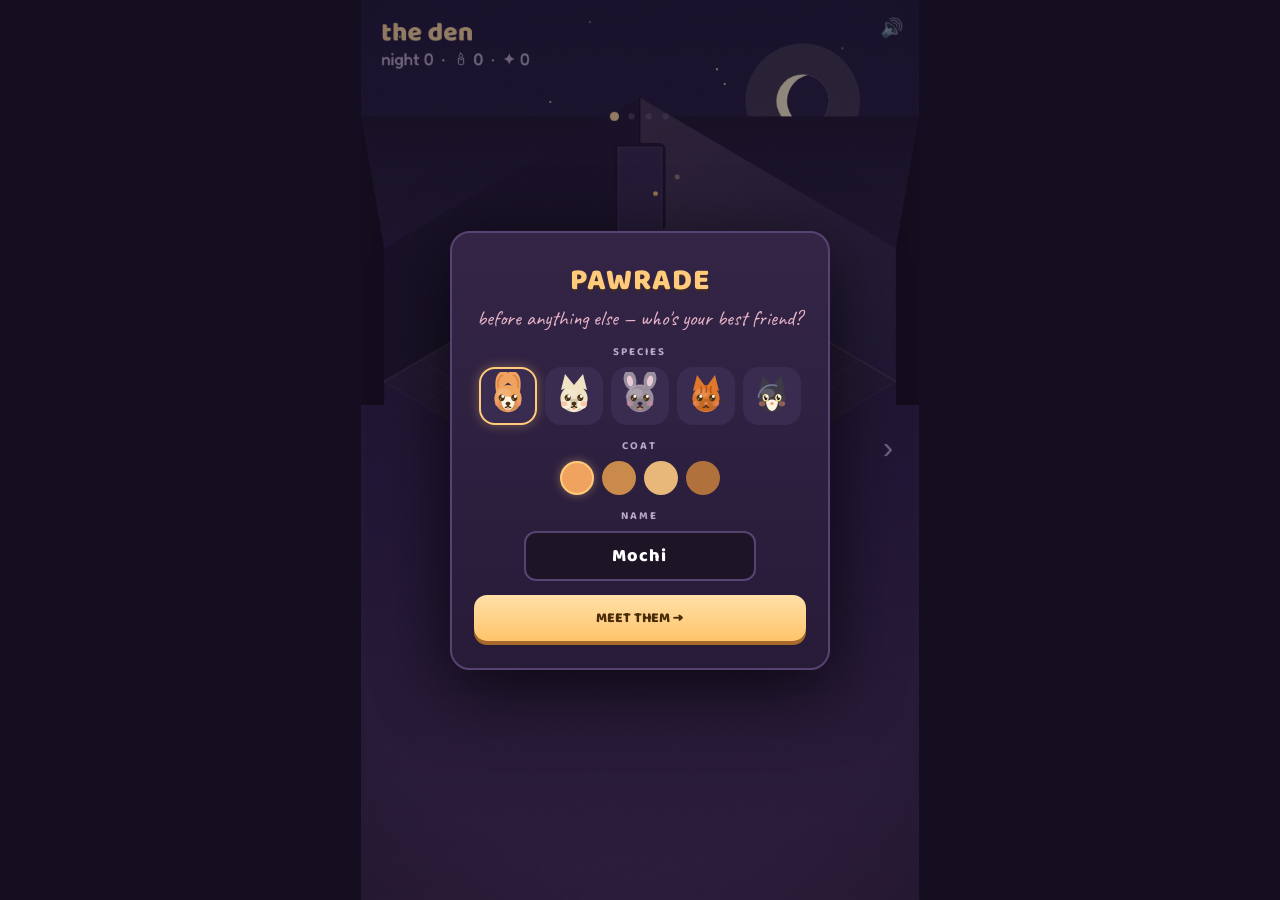
<file: index.html>
<!doctype html><html lang="en"><head><meta charset="utf-8"><meta name="viewport" content="width=device-width,initial-scale=1,maximum-scale=1,user-scalable=no"><title>PAWRADE - your pets, in a bedtime parade</title><meta property="og:title" content="PAWRADE"><meta property="og:description" content="The whole world gets the same parade of pets. Link them home. Tuck them in before the sleepies win."><link rel="preconnect" href="https://fonts.googleapis.com"><link href="https://fonts.googleapis.com/css2?family=Baloo+2:wght@600;700;800&family=Fredoka:wght@400;500;600&family=Caveat:wght@500;700&display=swap" rel="stylesheet"><style>:root { --honey:#ffca7a; --plum:#33244e; --deep:#1d1526; --ink:#f6efe6; --dim:#b9a9c9; --pink:#e8b4c8; --panel:#2a1d3d; --line:#574371; }
* { box-sizing:border-box; margin:0; padding:0; }
html,body { height:100%; overflow:hidden; }
body { background:#150e20; font-family:'Fredoka','Segoe UI',sans-serif; }
#game-root { position:fixed; inset:0; display:flex; align-items:center; justify-content:center; }
#stage { position:relative; }
#cv { display:block; width:100%; height:100%; touch-action:none; }
.fx { position:absolute; inset:0; pointer-events:none; }
#vig { background:radial-gradient(120% 96% at 50% 44%, transparent 55%, rgba(8,4,14,.55) 100%); }
#grain { opacity:.05; mix-blend-mode:overlay; }

/* ---- bottom action bar (den + play) ---- */
#bar { position:absolute; left:5%; right:5%; bottom:1.6%; display:flex; flex-direction:column; gap:6px; }
#whisper { position:absolute; left:5%; right:5%; bottom:20.5%; z-index:3; pointer-events:none; text-align:center; font-family:'Caveat',cursive; font-size:clamp(15px,2.6vh,24px); color:var(--pink); min-height:1.2em; opacity:.95; text-shadow:0 2px 8px rgba(0,0,0,.7); transition:opacity .6s; }
#whisper.den { bottom:34.6%; }
.bigbtn { border:none; border-radius:16px; padding:13px 0; text-align:center; font-family:'Baloo 2',sans-serif; font-weight:800; font-size:clamp(13px,2.2vh,18px); color:#4a2c08; background:linear-gradient(#ffe0a8,#ffc46b); box-shadow:0 5px 0 #a86a2a, 0 0 22px rgba(255,196,107,.3); cursor:pointer; transition:transform .09s; }
.bigbtn:active { transform:translateY(3px); box-shadow:0 2px 0 #a86a2a; }
.bigbtn.armed { background:linear-gradient(#ffb9c8,#e8879e); color:#4a0f22; box-shadow:0 5px 0 #a04a63, 0 0 24px rgba(232,135,158,.4); }
.bigbtn.soft { background:#3a2b50; color:#d9c9ea; box-shadow:0 4px 0 #241830; border:1.5px solid var(--line); font-size:clamp(11px,1.8vh,15px); padding:10px 0; }
.hidden { display:none !important; }
#bar-icons { display:flex; gap:6px; }
.iconbtn { flex:1; background:#3a2b50; border:1.5px solid var(--line); border-radius:14px; padding:7px 2px 6px; display:flex; flex-direction:column; align-items:center; gap:1px; cursor:pointer; box-shadow:0 3px 0 #241830; transition:transform .09s; }
.iconbtn:active { transform:translateY(2px); box-shadow:0 1px 0 #241830; }
.iconbtn .ic { font-size:clamp(17px,2.6vh,21px); line-height:1.1; }
.iconbtn .lb { font-size:clamp(9px,1.4vh,11px); color:var(--dim); font-family:'Baloo 2',sans-serif; font-weight:700; letter-spacing:.3px; }
#care { position:absolute; left:5%; right:5%; bottom:26%; display:flex; gap:8px; }
.chip { flex:1; background:rgba(42,29,61,.88); border:2px solid var(--line); border-radius:14px; padding:8px 4px; text-align:center; cursor:pointer; transition:transform .09s; }
.chip:active { transform:scale(.96); }
.chip .ic { font-size:20px; }
.chip .lb { font-size:10px; color:var(--dim); font-family:'Baloo 2',sans-serif; font-weight:700; letter-spacing:.5px; margin-top:2px; }
.chip.ready { border-color:var(--honey); box-shadow:0 0 12px rgba(255,202,122,.35); }
.chip.ready .lb { color:var(--honey); }

/* ---- modals: blankets, they unroll from below ---- */
.overlay { position:absolute; inset:0; display:flex; align-items:center; justify-content:center; z-index:6; background:rgba(13,8,21,.45); opacity:1; transition:opacity .3s; }
.overlay.hidden2 { opacity:0; pointer-events:none; }
.modal { background:linear-gradient(#342547,#271b38); color:var(--ink); border:2px solid var(--line); border-radius:20px; padding:24px 22px 20px; width:min(380px,90%); max-height:94%; overflow-y:auto; text-align:center; box-shadow:0 18px 70px rgba(0,0,0,.7); transform:translateY(0); transition:transform .45s cubic-bezier(.2,.9,.25,1.05); }
.overlay.hidden2 .modal { transform:translateY(60px); }
.logo { font-family:'Baloo 2',sans-serif; font-weight:800; font-size:30px; color:var(--honey); letter-spacing:1px; text-shadow:0 3px 0 rgba(74,44,8,.4); }
.tag { font-family:'Caveat',cursive; font-size:21px; color:var(--pink); margin-bottom:12px; }
.btn { display:block; width:100%; border:none; border-radius:13px; padding:12px 10px; font-family:'Baloo 2',sans-serif; font-weight:800; font-size:14px; cursor:pointer; margin:7px 0; transition:transform .09s; }
.btn:active { transform:translateY(2px); }
.btn.gold { background:linear-gradient(#ffe0a8,#ffc46b); color:#4a2c08; box-shadow:0 4px 0 #a86a2a; }
.btn.dim2 { background:#3a2b50; color:#d9c9ea; border:1.5px solid var(--line); box-shadow:0 3px 0 #241830; }
.howto { font-size:14px; color:#d9c9ea; text-align:left; line-height:1.6; margin:10px 2px 4px; }
.howto b { color:var(--honey); }
.bigscore { font-family:'Baloo 2',sans-serif; font-weight:800; font-size:52px; line-height:1.1; color:#fff; text-shadow:0 3px 0 #4a3563; }
.subline { font-size:15px; color:var(--dim); margin:2px 0 8px; }
.subline.hand { font-family:'Caveat',cursive; font-size:20px; color:var(--pink); }
.statrow { display:flex; justify-content:center; gap:24px; margin:10px 0 4px; }
.statrow .v { font-family:'Baloo 2',sans-serif; font-weight:800; font-size:24px; color:var(--ink); }
.statrow .k { font-size:10.5px; color:var(--dim); letter-spacing:1.5px; font-family:'Baloo 2',sans-serif; font-weight:700; }
.countdown { font-size:13px; color:var(--dim); margin-top:8px; }
#toast { position:absolute; bottom:13%; left:50%; transform:translateX(-50%); background:var(--panel); color:var(--ink); border:1.5px solid var(--honey); padding:9px 22px; border-radius:24px; font-size:15px; opacity:0; transition:opacity .3s; pointer-events:none; z-index:9; }
/* creator */
.crow { display:flex; gap:8px; justify-content:center; margin:6px 0 12px; flex-wrap:wrap; }
.copt { width:58px; height:58px; border-radius:16px; background:#3a2b50; border:2.5px solid transparent; cursor:pointer; display:flex; align-items:center; justify-content:center; }
.copt.on { border-color:var(--honey); box-shadow:0 0 12px rgba(255,202,122,.35); }
.copt canvas { width:48px; height:48px; }
.sw { width:34px; height:34px; border-radius:50%; border:2.5px solid transparent; cursor:pointer; }
.sw.on { border-color:var(--honey); box-shadow:0 0 10px rgba(255,202,122,.4); }
.fieldlbl { font-size:11px; color:var(--dim); font-family:'Baloo 2',sans-serif; font-weight:700; letter-spacing:2px; margin:10px 0 6px; }
#petname { background:#1d1526; border:2px solid var(--line); border-radius:12px; padding:9px 14px; font-family:'Baloo 2',sans-serif; font-weight:800; font-size:18px; color:#fff; text-align:center; width:70%; letter-spacing:1px; outline:none; }
#petname:focus { border-color:var(--honey); }
#shop-list { text-align:left; margin:6px 0; }
.shop-row { display:flex; align-items:center; justify-content:space-between; gap:10px; padding:9px 4px; border-bottom:1px solid #3c2f4e; }
.shop-row.want { background:rgba(255,217,160,.08); border-radius:10px; padding-left:8px; }
.shop-name { font-family:'Baloo 2',sans-serif; font-weight:700; font-size:14px; color:#f6efe6; }
.shop-blurb { font-family:'Fredoka',sans-serif; font-weight:400; font-size:11.5px; color:#b9a9c9; margin-top:1px; }
.shop-buy { flex:0 0 auto; font-family:'Baloo 2',sans-serif; font-weight:800; font-size:13px; padding:7px 12px; border-radius:10px; }
.shop-buy.ok { background:linear-gradient(#ffe0a8,#ffc46b); color:#4a2c08; cursor:pointer; box-shadow:0 3px 0 #a86a2a; }
.shop-buy.no { background:#2a2038; color:#6d6080; }
.shop-buy.owned { background:transparent; color:#8fd0a4; }
#slot-choices { display:flex; gap:10px; justify-content:center; margin:12px 0; }
.slot-choice { width:100px; height:100px; border-radius:14px; background:#2a1d3d; border:2px solid var(--line); cursor:pointer; transition:transform .09s; }
.slot-choice:active { transform:scale(.95); }
.slot-choice.on { border-color:var(--honey); box-shadow:0 0 14px rgba(255,202,122,.45); }
#wardrobe-list { display:flex; flex-wrap:wrap; gap:7px; justify-content:center; margin:6px 0; }
.ward-chip { display:flex; flex-direction:column; align-items:center; gap:3px; padding:8px 10px; border-radius:12px; background:#2a1d3d; border:2px solid var(--line); cursor:pointer; min-width:88px; transition:transform .08s; }
.ward-chip:active { transform:scale(.95); }
.ward-chip.worn { border-color:var(--honey); box-shadow:0 0 12px rgba(255,202,122,.35); }
.ward-chip.previewing { border-color:#7fb8e8; border-style:dashed; box-shadow:0 0 12px rgba(127,184,232,.35); }
.ward-name { font-family:'Baloo 2',sans-serif; font-weight:700; font-size:12.5px; color:#f6efe6; }
.ward-badge { font-family:'Baloo 2',sans-serif; font-weight:800; font-size:11px; padding:2px 8px; border-radius:8px; }
.ward-badge.ok { background:transparent; color:#8fd0a4; }
.ward-badge.buy { background:linear-gradient(#ffe0a8,#ffc46b); color:#4a2c08; }
.ward-badge.no { background:#2a2038; color:#6d6080; }
.ward-badge.lock { background:#2a2038; color:#8f7bb0; }
.tutpulse { animation:tutpulse 1.1s ease-in-out infinite !important; }
@keyframes tutpulse { 0%,100% { box-shadow:0 0 0 0 rgba(255,217,160,.0), 0 4px 0 #a86a2a; transform:scale(1); } 50% { box-shadow:0 0 26px 6px rgba(255,217,160,.55), 0 4px 0 #a86a2a; transform:scale(1.04); } }
</style></head><body><div id="game-root">
  <div id="stage">
    <canvas id="cv" width="720" height="1160"></canvas>
    <div class="fx" id="grain"></div>
    <div class="fx" id="vig"></div>

    <div id="care" class="hidden">
      <div class="chip" id="chip-feed"><div class="ic">&#127831;</div><div class="lb">FEED</div></div>
      <div class="chip" id="chip-play"><div class="ic">&#129526;</div><div class="lb">PLAY</div></div>
      <div class="chip" id="chip-gift"><div class="ic">&#127873;</div><div class="lb">GIFT</div></div>
    </div>

    <div id="whisper"></div>
    <div id="bar">
      <button class="bigbtn hidden" id="btn-parade">&#128062; TODAY'S PAWRADE #<span id="day-num"></span></button>
      <button class="bigbtn hidden" id="btn-map">&#127968; THE NEIGHBORHOOD</button>
      <div id="bar-icons" class="hidden">
        <button class="iconbtn" id="btn-wardrobe"><span class="ic">&#128087;</span><span class="lb">wardrobe</span></button>
        <button class="iconbtn" id="btn-dreams"><span class="ic">&#128214;</span><span class="lb">dreams</span></button>
        <button class="iconbtn" id="btn-shop"><span class="ic">&#128715;</span><span class="lb">furnish</span><span id="shop-dl" hidden>0</span></button>
        <button class="iconbtn" id="btn-practice"><span class="ic">&#127769;</span><span class="lb">stroll</span><span class="lb" id="stroll-hearts" style="color:#7fb8e8;font-size:10px;letter-spacing:1px"></span></button>
      </div>
      <button class="bigbtn hidden" id="btn-tuck">&#128716; TUCK THEM IN &middot; 0</button>
    </div>

    <div class="overlay hidden2" id="night-ov">
      <div class="modal">
        <div class="logo" id="night-title" style="font-size:24px">NIGHT 1</div>
        <div class="tag" id="night-obj">objective</div>
        <div id="night-moons" style="font-size:30px;letter-spacing:6px;margin:4px 0">&middot;&middot;&middot;</div>
        <div class="subline" id="night-best"></div>
        <button class="btn gold" id="btn-night-play">&#128062; PLAY THIS NIGHT</button>
        <button class="btn dim2" id="btn-night-close">back to the map</button>
      </div>
    </div>

    <div class="overlay hidden2" id="demo-ov">
      <div class="modal" style="width:min(400px,92%)">
        <canvas id="demo-cv" width="360" height="230" style="width:100%;border-radius:16px;display:block"></canvas>
        <div class="logo" id="demo-title" style="font-size:21px;margin-top:12px">the parade</div>
        <div class="subline hand" id="demo-line" style="font-size:19px;min-height:2.2em">&nbsp;</div>
        <div id="demo-dots" style="letter-spacing:8px;font-size:15px;color:#8f7bb0;margin:2px 0 8px">&bull; &bull; &bull; &bull;</div>
        <button class="btn gold" id="demo-next">next &#8594;</button>
        <button class="btn dim2" id="demo-skip" style="padding:8px;font-size:12px">skip the tour</button>
      </div>
    </div>

    <div class="overlay hidden2" id="wardrobe-ov">
      <div class="modal" style="width:min(400px,92%)">
        <div class="logo" id="wardrobe-title" style="font-size:21px">the wardrobe</div>
        <canvas id="wardrobe-cv" width="200" height="180" style="width:200px;height:180px;display:block;margin:8px auto;border-radius:16px"></canvas>
        <div id="wardrobe-preview-bar" class="hidden" style="display:flex;gap:8px;justify-content:center;margin:0 0 8px">
          <button class="btn dim2" id="wardrobe-put-back" style="margin:0;flex:1;padding:9px">put it back</button>
          <button class="btn gold" id="wardrobe-confirm-buy" style="margin:0;flex:1;padding:9px">buy &middot; &#10022; <span id="wardrobe-buy-cost">0</span></button>
        </div>
        <div id="wardrobe-list"></div>
        <button class="btn dim2" id="wardrobe-close" style="margin-top:10px">done</button>
      </div>
    </div>

    <div class="overlay hidden2" id="founder-ov">
      <div class="modal" style="width:min(400px,92%)">
        <div class="logo" style="font-size:22px">the founder pack &#128155;</div>
        <div id="founder-body">
          <div class="tag">one&#8209;time &middot; $3.99 &middot; yours forever</div>
          <div class="howto">
            <b>the founder crown</b> &mdash; a little gold, always.<br>
            <b>a golden den</b> &mdash; your whole home glows.<br>
            <b>the founder paw</b> &mdash; &#128062;&#128155; on every story you share.<br>
            <b>our whole thanks</b> &mdash; you keep the lanterns lit.
          </div>
          <div class="subline" style="margin:8px 2px">no loot boxes. no paid energy. no ads. no pay&#8209;to&#8209;win &mdash; ever. just this, once.</div>
          <div class="subline hand" style="font-size:16px">get your code at <b id="founder-url">pawrade.pages.dev/founder</b>, then paste it:</div>
          <input id="founder-code" maxlength="24" placeholder="PAW-XXXXX" autocomplete="off" style="background:#1d1526;border:2px solid #574371;border-radius:12px;padding:9px 14px;font-family:'Baloo 2',sans-serif;font-weight:800;font-size:16px;color:#fff;text-align:center;width:70%;letter-spacing:2px;outline:none;margin:6px 0;text-transform:uppercase">
          <button class="btn gold" id="founder-redeem">redeem</button>
          <div class="subline hand" id="founder-msg" style="min-height:1.3em;margin-top:4px"></div>
        </div>
        <div id="founder-thanks" class="hidden">
          <div class="tag hand" style="font-size:23px">you&rsquo;re a founder. thank you &mdash; truly. &#128155;</div>
          <div class="howto">the founder crown is in your wardrobe, your den glows gold, and every story you share wears the founder paw.</div>
        </div>
        <button class="btn dim2" id="founder-close" style="margin-top:10px">close</button>
      </div>
    </div>

    <div class="overlay hidden2" id="slot-ov">
      <div class="modal" style="width:min(400px,92%)">
        <div class="logo" id="slot-title" style="font-size:21px">the rug</div>
        <div class="tag" id="slot-cost">&#10022; 40 &middot; pick a style</div>
        <div id="slot-choices">
          <canvas class="slot-choice" data-i="0" width="100" height="100"></canvas>
          <canvas class="slot-choice" data-i="1" width="100" height="100"></canvas>
          <canvas class="slot-choice" data-i="2" width="100" height="100"></canvas>
        </div>
        <button class="btn dim2" id="slot-close">not now</button>
      </div>
    </div>

    <div class="overlay hidden2" id="dreams-ov">
      <div class="modal" style="width:min(400px,92%)">
        <div class="logo" style="font-size:22px">the dreams</div>
        <div class="tag">everyone you can raise &mdash; and the ones still to come.</div>
        <canvas id="dreams-cv" width="360" height="500" style="width:100%;border-radius:14px;display:block;margin:6px 0"></canvas>
        <div class="subline" id="dreams-sub"></div>
        <div class="subline hand" id="dreams-hint" style="font-size:17px;min-height:1.2em"></div>
        <button class="btn dim2" id="btn-dreams-close" style="margin-top:8px">back to the den</button>
      </div>
    </div>

    <div class="overlay hidden2" id="shop-ov">
      <div class="modal">
        <div class="logo" style="font-size:22px">the den shop</div>
        <div class="tag" id="shop-dl2">&#10022; 0 dreamlight</div>
        <div id="shop-list"></div>
        <button class="btn dim2" id="btn-shop-close" style="margin-top:12px">back to the den</button>
      </div>
    </div>

    <div class="overlay hidden2" id="creator-ov">
      <div class="modal">
        <div class="logo">PAWRADE</div>
        <div class="tag">before anything else &mdash; who's your best friend?</div>
        <div class="fieldlbl">SPECIES</div>
        <div class="crow" id="c-species"></div>
        <div class="fieldlbl">COAT</div>
        <div class="crow" id="c-coat"></div>
        <div class="fieldlbl">NAME</div>
        <input id="petname" maxlength="12" value="Mochi" autocomplete="off">
        <button class="btn gold" id="btn-meet" style="margin-top:14px">MEET THEM &#8594;</button>
      </div>
    </div>

    <div class="overlay hidden2" id="end-ov">
      <div class="modal">
        <div class="logo" id="end-title" style="font-size:24px">TUCKED IN</div>
        <div class="subline" id="end-run"></div>
        <div class="bigscore" id="end-score">0</div>
        <div class="subline hand" id="end-note"></div>
        <div class="subline" id="end-parade"></div>
        <div class="statrow">
          <div><div class="v" id="st-days">0</div><div class="k">NIGHTS</div></div>
          <div><div class="v" id="st-streak">0</div><div class="k">STREAK</div></div>
          <div><div class="v" id="st-best">0</div><div class="k">BEST</div></div>
        </div>
        <button class="btn gold" id="btn-copy">&#128203; COPY TONIGHT'S STORY</button>
        <button class="btn gold hidden" id="btn-end-map">&#127968; THE NEIGHBORHOOD &#8594;</button>
        <button class="btn dim2" id="btn-again">another stroll</button>
        <button class="btn dim2" id="btn-home">back to the den</button>
        <div class="countdown" id="end-count"></div>
      </div>
    </div>

    <div class="overlay hidden2" id="leave-ov">
      <div class="modal" style="width:min(360px,90%)">
        <div class="logo" id="leave-title" style="font-size:21px">leave for now?</div>
        <div class="tag" id="leave-note">nothing lost &mdash; come back whenever.</div>
        <button class="btn dim2" id="leave-stay">keep playing</button>
        <button class="btn gold" id="leave-go">leave</button>
      </div>
    </div>

    <div class="overlay hidden2" id="glowup-ov">
      <div class="modal" style="width:min(380px,92%)">
        <div class="logo" style="font-size:21px" id="glowup-title">the glow-up</div>
        <canvas id="glowup-cv" width="300" height="170" style="width:100%;border-radius:14px;display:block;margin:8px 0"></canvas>
        <div class="subline hand" id="glowup-line" style="font-size:17px"></div>
        <button class="btn gold" id="glowup-copy">&#128203; copy their story</button>
        <button class="btn dim2" id="glowup-close">aww &#128155;</button>
      </div>
    </div>

    <div class="overlay hidden2" id="rescue-ov">
      <div class="modal">
        <div class="tag" style="font-size:24px" id="rescue-head">someone's outside&hellip;</div>
        <canvas id="rescue-cv" width="280" height="200" style="width:100%;border-radius:14px"></canvas>
        <div class="subline hand" id="rescue-line" style="margin-top:8px"></div>
        <input id="rescuename" maxlength="12" value="Penguin" autocomplete="off" style="background:#1d1526;border:2px solid #574371;border-radius:12px;padding:8px 14px;font-family:'Baloo 2',sans-serif;font-weight:800;font-size:16px;color:#fff;text-align:center;width:60%;outline:none;margin-top:6px">
        <button class="btn gold" id="btn-adopt" style="margin-top:12px">&#127968; TAKE THEM HOME</button>
      </div>
    </div>

    <div id="toast"></div>
  </div>
</div>
<script>var SPRITES={};/* PAWRADE - Phase A+M+Sleepies. Built under the Craft Bible.
   Link-to-MERGE core: paths hug into the next growth stage. Final stages graduate to the den.
   THE SLEEPIES are the antagonist: yawns drift, pets doze, merges wake neighbors, a full nap ends the run.
   Zero backend, zero runtime tokens, outcomes deterministic per play. Corgis 8% slower (the legs). */
(function () {
'use strict';

// ============ CONFIG ============
var W = 720, H = 1160;
var COLS = 6, ROWS = 7, CELL = 96, GRID_X = (W - COLS * CELL) / 2, GRID_Y = 258;
var DECK_SIZE = 84, MIN_CHAIN = 3;
var EPOCH_Y = 2026, EPOCH_M = 6, EPOCH_D = 9;
var BREEDS = ['corgi', 'shiba', 'frenchie', 'tabby', 'tux'];
var VOID_RATE = 0.035;
var STAGE_MULT = [0, 1, 3, 9];
var STAGE_R = [0, 32, 40, 47];
var STAGE_NAME = {
  corgi:   ['', 'pup', 'corgi', 'THE LOAF'],
  shiba:   ['', 'pup', 'shiba', 'CLOUD'],
  frenchie:['', 'pup', 'frenchie', 'THE GREMLIN'],
  tabby:   ['', 'kitten', 'cat', 'LONGCAT'],
  tux:     ['', 'kitten', 'cat', 'THE CHAIRMAN']
};
var YAWN_EVERY = 3;          // every 3rd merge, a yawn drifts through
var YAWN_TARGETS = 2;        // pets it touches
var NAP_FRAC = 0.62;         // this fraction asleep = the nap wins
// five breeds, five color FAMILIES (the three-oranges fix): corgi marmalade / shiba pale-cream / tabby deep-ginger / frenchie grey / tux black
var COATS = {
  corgi:   [['#f0a35e','#d9854a'], ['#c98a4b','#a86a34'], ['#e8b87a','#c49356'], ['#b0713d','#8f5628']],
  shiba:   [['#f0e3c4','#d4c199'], ['#d9853f','#b5662a'], ['#f7efd8','#dccdaa'], ['#3a3540','#28242e']],
  frenchie:[['#9a8f9e','#75697d'], ['#5a5560','#443f4a'], ['#c9bcc7','#a396a8'], ['#8a6a4a','#6e5238']],
  tabby:   [['#e0782c','#b8571a'], ['#a8a4ae','#8a8694'], ['#c9884a','#a86a34'], ['#e8e0d0','#c4bcae']],
  tux:     [['#3f3a48','#2a2732'], ['#3a3540','#2a2530'], ['#443c4a','#302a36'], ['#28242e','#1a1720']]
};
var RIMLIGHT = { tux: 'rgba(160,180,220,.5)', voidcat: 'rgba(160,180,220,.4)', frenchie: 'rgba(220,210,225,.35)' };
// featured breed night \u2014 deterministic, worldwide. featured breed makes up ~42% of tonight's deck (graduation becomes reachable)
function featuredBreed() { return BREEDS[dayNumber() % BREEDS.length]; }
var FURNITURE = [
  { id: 'rug',    name: 'the fireplace rug',  cost: 40,  blurb: 'woven, warm, immediately claimed.' },
  { id: 'fern',   name: 'the window fern',    cost: 60,  blurb: 'nobody waters it. it thrives anyway.' },
  { id: 'lamp',   name: 'the reading lamp',   cost: 90,  blurb: 'a second little pool of warm.' },
  { id: 'cushion',name: 'the good cushion',   cost: 150, blurb: 'there will be arguments over this.' },
  { id: 'hearth', name: 'the hearth',         cost: 250, blurb: 'the den finally has a heartbeat.' }
];
// ============ THE RESCUE RITUAL ============
// vulnerable, never suffering (law: no sickness/pain/danger). the arc is TRUST, not survival \u2014 a multi-day
// comeback loop that fills once per real day you show up, not something that can be rushed or lost.
var RESCUE_POOL = [
  { breed: 'tux',      coat: 0, suggest: 'Penguin', trait: null,
    found: 'a soggy little tuxedo cat, found under the porch. she has opinions about the rain.' },
  { breed: 'corgi',    coat: 0, suggest: 'Biscuit',  trait: null,
    found: 'a corgi pup who won\u2019t stop watching you from behind the fence. hasn\u2019t decided about you yet.' },
  { breed: 'shiba',    coat: 0, suggest: 'Maple',    trait: null,
    found: 'a shiba hiding in the hedge, one ear still full of leaves. very suspicious of the whole situation.' },
  { breed: 'tabby',    coat: 0, suggest: 'Ginger',   trait: 'patch',
    found: 'a scruffy one-eyed tabby, keeping a very dashing watch from a safe distance.' },
  { breed: 'frenchie', coat: 0, suggest: 'Waffle',   trait: 'cart',
    found: 'a frenchie pup with a determined little wobble in her back legs. zero patience for pity.' },
  { breed: 'voidcat',  coat: 0, suggest: 'Whisper',  trait: null,
    found: 'something small and dark, watching from the shadows. she blinks first, eventually.' }
];
function rescueStage(trust) { return trust >= 85 ? 3 : trust >= 55 ? 2 : trust >= 25 ? 1 : 0; } // hiding / watching / approaching / home
var RESCUE_STAGE_WORD = ['still hiding', 'watching you', 'coming closer', 'home, for good \ud83d\udc9b'];
var pendingArrivalProfile = null, pendingGlowRescue = -1, curFeaturedRescue = -1;
var DEN_RESCUE_X = 566, DEN_RESCUE_Y = 688;
var arrivalScene = null, denDoorAjar = 0;   // the arrival ceremony: a scared newcomer slips in from the cold
function nextRescueProfile() { return RESCUE_POOL[Math.min(save.rescues.length, RESCUE_POOL.length - 1)]; }
// once per REAL calendar day the daily is completed \u2014 ties the arc to actually coming back, not to grinding
function advanceRescueRitual() {
  if (!save.rescues.length) { pendingArrivalProfile = RESCUE_POOL[0]; return; }
  if (save.rescues.length < RESCUE_POOL.length && save.nightsPlayed % 5 === 0) { pendingArrivalProfile = nextRescueProfile(); }
  for (var i = 0; i < save.rescues.length; i++) {
    var r = save.rescues[i];
    if (r.trust < 100) {
      r.trust = Math.min(100, r.trust + 22);
      if (r.trust >= 85 && !r.homeCelebrated) { r.homeCelebrated = true; pendingGlowRescue = i; }
      break; // only the OLDEST still-growing trust advances \u2014 they settle in one at a time
    }
  }
  persist();
}
var SCALE_HZ = [349.23, 392.0, 440.0, 523.25, 587.33, 698.46, 784.0, 880.0, 1046.5];
var WHISPERS = {
  denDay:   ['the den smells like warm bread today.', 'somebody hid the yarn again.', 'a good day for growing, probably.'],
  denNight: ['everyone is pretending to be asleep.', 'the lantern hums its one note.', 'the moon checked in on the den. all fine.'],
  boardStart: ['the whole world got these exact friends today.', 'everyone starts small tonight. everyone.'],
  strollStart: ['the strays are lining up for a stroll.'],
  linkBig:  ['that is a lot of paws holding paws.', 'the hug is getting ambitious.'],
  yawn:     ['a yawn drifts by...', 'someone started it. now look.', 'the sleepies are spreading.'],
  wake:     ['the hug woke the neighbors. they have opinions.', 'up! up! there is growing to do.'],
  sleepyBoard: ['the room is getting very sleepy...', 'so many little snores.'],
  armDeck:  ['...the night is still young.', '...there are friends left in the crowd.'],
  armStage: ['...{X} is one hug away.'],
  armLast:  ['...quit now? with one hug left?'],
  nap:      ['the nap won. it usually does, eventually.', 'everyone is asleep. it is honestly adorable. half the pot though.'],
  tucked:   ['smart. warm. a little boring. perfect.', 'the blanket does its one great trick.'],
  grown:    ['three {a} hugged so hard they became a {b}.'],
  graduated: ['{X} is complete. they are going home.'],
  featured: ['tonight the {X}s came out in force.', 'a good night to raise a {X}.'],
  star:     ['a lucky star settled in. run a hug through it.', 'ooh \u2014 a wishing star. quick, before it drifts off.'],
  starHit:  ['the wishing star DOUBLED it. \u2726\u2726'],
  beatBot:  ['you out-hugged the sleepy bot. \ud83c\udfc6', 'the bot naps in shame.'],
  loseBot:  ['the sleepy bot got you tonight. get it tomorrow.']
};

// ============ STORAGE ============
var store = (function () {
  var mem = {};
  function get(k, d) { try { var v = localStorage.getItem(k); return v === null ? d : JSON.parse(v); } catch (e) { return (k in mem) ? mem[k] : d; } }
  function set(k, v) { try { localStorage.setItem(k, JSON.stringify(v)); } catch (e) { mem[k] = v; } }
  return { get: get, set: set };
})();
var SAVE_KEY = 'pawrade-v1';
var save = store.get(SAVE_KEY, {
  pet: null, rescues: [], streak: 0, lastDay: 0, nightsPlayed: 0, best: 0, bestParade: 0,
  dreamlight: 0, muted: false, daily: {}, care: { feed: 0, play: 0, gift: 0 }
});
// migrate: old builds stored save.nights as a play-counter number; it is now the Neighborhood map
if (typeof save.nights === 'number') { save.nightsPlayed = save.nights; save.nights = {}; }
save.nightsPlayed = save.nightsPlayed || 0;
save.graduates = save.graduates || {};   // breed -> count (they live in the den)
save.furniture = save.furniture || {};   // id -> true (owned den decor)
save.nights = (save.nights && typeof save.nights === 'object') ? save.nights : {}; // night id -> { moons, best }
save.seen = save.seen || {};             // 'breed+stage' -> true (the dreams album)
save.rooms = save.rooms || { den: true };// unlocked rooms of the home
save.home = save.home || {};             // roomId -> { slotId: styleIndex }  (placed decor)
save.owned = save.owned || {};           // accessoryId -> true (wardrobe you own)
save.albumRewards = save.albumRewards || {}; // breed -> true (stage-3 reward claimed)
save.legends = save.legends || {};       // legendId -> true (one-of-a-kind friends)
save.rareGrads = save.rareGrads || {};   // breed -> coatIdx (rare-coat majestic raised)
save.botBeats = save.botBeats || 0;      // dailies where you out-hugged the bot (gilded corgi chase)
if (save.strollEnergy == null) save.strollEnergy = 3;   // stroll hearts \u2014 daily & the neighborhood are ALWAYS unlimited, only strolls tucker out
if (save.strollEnergyT == null) save.strollEnergyT = Date.now();
if (save.founder === undefined) save.founder = false; // the one-time founder pack (supporter)
if (!save.denFurn) {   // the iso room's placed furniture: tileKey 'col_row' -> furniture id. seed from anything already owned.
  save.denFurn = {};
  var _fseed = { rug: '3_3', hearth: '1_0', lamp: '5_0', fern: '0_4', cushion: '4_5' };
  for (var _fk in _fseed) if (save.furniture[_fk]) save.denFurn[_fseed[_fk]] = _fk;
}
if (save.pet) { if (save.pet.mood == null) save.pet.mood = 82; if (save.pet.moodT == null) save.pet.moodT = Date.now(); if (save.pet.bond == null) save.pet.bond = 0; }
if (save.demoSeen === undefined) save.demoSeen = false;
if (save.tutDone === undefined) save.tutDone = false;
// migrate: rescues adopted before the trust arc existed are grandfathered in as already-home (fair \u2014 they were never asked to wait)
for (var mri = 0; mri < save.rescues.length; mri++) { var mr = save.rescues[mri]; if (mr.trust == null) mr.trust = 100; if (mr.homeCelebrated == null) mr.homeCelebrated = true; if (mr.trait === undefined) mr.trait = null; }
function persist() { store.set(SAVE_KEY, save); }

// ============ RNG / TIME ============
function hashStr(s) { var h = 1779033703 ^ s.length; for (var i = 0; i < s.length; i++) { h = Math.imul(h ^ s.charCodeAt(i), 3432918353); h = (h << 13) | (h >>> 19); } return (h >>> 0); }
function mulberry32(a) { return function () { a |= 0; a = (a + 0x6D2B79F5) | 0; var t = Math.imul(a ^ (a >>> 15), 1 | a); t = (t + Math.imul(t ^ (t >>> 7), 61 | t)) ^ t; return ((t ^ (t >>> 14)) >>> 0) / 4294967296; }; }
function startOfToday() { var n = new Date(); return new Date(n.getFullYear(), n.getMonth(), n.getDate()).getTime(); }
function dayNumber() { return Math.max(1, Math.floor((startOfToday() - new Date(EPOCH_Y, EPOCH_M, EPOCH_D).getTime()) / 864e5) + 1); }
function isNight() { var h = new Date().getHours(); return h >= 21 || h < 6; }
function moonPhase() { var synodic = 29.53058867; var days = (Date.now() - Date.UTC(2000, 0, 6, 18, 14)) / 864e5; return ((days / synodic) % 1 + 1) % 1; }
function pick(rng, arr) { return arr[Math.floor(rng() * arr.length)]; }
function whisperOf(pool) { return pool[Math.floor(Math.random() * pool.length)]; }

// ============ AUDIO ============
var AC = null, master = null, lastThud = 0;
function audio() {
  if (save.muted) return null;
  if (!AC) { try { AC = new (window.AudioContext || window.webkitAudioContext)(); master = AC.createGain(); master.gain.value = 0.42; master.connect(AC.destination); } catch (e) { return null; } }
  if (AC.state === 'suspended') AC.resume();
  return AC;
}
function mallet(freq, when, gain, dur) {
  var ac = audio(); if (!ac) return;
  var t0 = ac.currentTime + (when || 0);
  var lull = isNight();
  if (lull) { gain = (gain || 0.2) * 0.7; dur = (dur || 0.5) * 1.5; }
  var o = ac.createOscillator(), o2 = ac.createOscillator(), g = ac.createGain(), f = ac.createBiquadFilter();
  o.type = 'triangle'; o.frequency.value = freq;
  o2.type = 'sine'; o2.frequency.value = freq * 2.004;
  f.type = 'lowpass'; f.frequency.value = lull ? 1400 : 3800;
  g.gain.setValueAtTime(0.0001, t0);
  g.gain.linearRampToValueAtTime(gain || 0.2, t0 + 0.006);
  g.gain.exponentialRampToValueAtTime(0.0001, t0 + (dur || 0.5));
  o.connect(g); o2.connect(g); g.connect(f); f.connect(master);
  o.start(t0); o2.start(t0); o.stop(t0 + (dur || 0.5) + 0.05); o2.stop(t0 + (dur || 0.5) + 0.05);
}
function noisePuff(when, gain, freq) {
  var ac = audio(); if (!ac) return;
  var t0 = ac.currentTime + (when || 0);
  var len = Math.floor(ac.sampleRate * 0.09), buf = ac.createBuffer(1, len, ac.sampleRate), d = buf.getChannelData(0);
  for (var i = 0; i < len; i++) d[i] = (Math.random() * 2 - 1) * (1 - i / len);
  var src = ac.createBufferSource(); src.buffer = buf;
  var f = ac.createBiquadFilter(); f.type = 'bandpass'; f.frequency.value = freq || 800;
  var g = ac.createGain(); g.gain.value = gain || 0.12;
  src.connect(f); f.connect(g); g.connect(master); src.start(t0);
}
var VOICE = {
  corgi: function (st) { mallet(174.6 / (st || 1), 0, 0.22, 0.14); noisePuff(0, 0.06, 400); },
  shiba: function () { mallet(261.6, 0, 0.14, 0.12); mallet(329.6, 0.07, 0.1, 0.12); },
  frenchie: function () { noisePuff(0, 0.16, 600); noisePuff(0.09, 0.1, 450); },
  tabby: function () { mallet(392, 0, 0.12, 0.16); mallet(523.25, 0.08, 0.12, 0.2); },
  tux: function () { mallet(440, 0, 0.1, 0.3); },
  voidcat: function () { /* the silence IS the joke */ }
};
function uiTick() { mallet(SCALE_HZ[2], 0, 0.08, 0.18); }
function yawnSound() { mallet(196, 0, 0.1, 0.9, true); mallet(147, 0.3, 0.08, 1.1); }
function wakeSound() { mallet(587, 0, 0.1, 0.12); mallet(698, 0.06, 0.1, 0.14); }
function mergeChord(stage) { var base = stage === 3 ? 2 : (stage === 2 ? 1 : 0); mallet(SCALE_HZ[base], 0, 0.18, 0.5); mallet(SCALE_HZ[base + 2], 0.05, 0.16, 0.55); mallet(SCALE_HZ[base + 4], 0.1, 0.14, 0.7); }

// ============ CANVAS / STAGE ============
var cv = document.getElementById('cv'), ctx = cv.getContext('2d');
var stage = document.getElementById('stage');
function fit() { var s = Math.min(window.innerWidth / W, window.innerHeight / H); stage.style.width = (W * s) + 'px'; stage.style.height = (H * s) + 'px'; }
window.addEventListener('resize', fit); fit();
function toWorld(e) { var r = cv.getBoundingClientRect(); return { x: (e.clientX - r.left) * (W / r.width), y: (e.clientY - r.top) * (H / r.height) }; }
(function grain() {
  var g = document.createElement('canvas'); g.width = 160; g.height = 160;
  var gc = g.getContext('2d'), im = gc.createImageData(160, 160);
  for (var i = 0; i < im.data.length; i += 4) { var v = 120 + Math.random() * 135; im.data[i] = v; im.data[i + 1] = v; im.data[i + 2] = v; im.data[i + 3] = 255; }
  gc.putImageData(im, 0, 0);
  document.getElementById('grain').style.background = 'url(' + g.toDataURL() + ')';
})();

// ============ SPRITES (build-time baked art; empty object = 100% parametric fallback) ============
var SPR = (typeof SPRITES !== 'undefined') ? SPRITES : {};
var sprImgs = {};
var SPRITE_BOX = 3.2;    // sprite draw box, in multiples of r
var SPRITE_CY = -0.33;   // vertical centering (parametric pets' visual center sits above origin: tall ears)
function decodeSprites() { for (var k in SPR) { var im = new Image(); im.src = SPR[k]; sprImgs[k] = im; } }

// ============ PET RENDERER ============
// o: {breath, blinkL, blinkR, pupil, sleeping, sad, wet, tilt, stage}
function drawPet(c, breed, coatIdx, x, y, r, o) {
  o = o || {};
  var st = o.stage || 1;
  var coat = o.coatO ? o.coatO : ((breed === 'voidcat') ? ['#232030', '#161320'] : (COATS[breed] ? COATS[breed][coatIdx || 0] : ['#ccc', '#999']));
  var C1 = coat[0], C2 = coat[1];
  var ink = (breed === 'tux' || breed === 'voidcat') ? '#fdf3e0' : '#4a3010';
  var breath = 1 + (o.breath || 0) * 0.02;
  c.save(); c.translate(x, y); c.rotate(o.tilt || 0); c.scale(breath, breath);
  var e = r / 20;
  // ---- illustrated sprite path: baked art wins; parametric below is the fallback ----
  // sleeping pets need their own '<key>s' variant (eyes closed) \u2014 mixed art reads wrong
  var sk = breed + st + (o.sleeping ? 's' : '');
  var si = sprImgs[sk];
  // legends (coatO) and rare coats stay parametric until dedicated variant sprites exist \u2014 wrong-colored art reads broken
  if (!o.coatO && !(coatIdx > 0) && si && si.complete && si.naturalWidth) {
    var sbox = r * SPRITE_BOX;
    c.drawImage(si, -sbox / 2, r * SPRITE_CY - sbox / 2, sbox, sbox);
    if (o.worn && typeof ACCESSORIES !== 'undefined' && ACCESSORIES[o.worn]) ACCESSORIES[o.worn].draw(c, e);
    c.restore();
    return;
  }
  var headRx = (st === 3) ? 14.8 * e : 13.6 * e;   // stage 3 = wider, loafier
  var headRy = (st === 3) ? 14.2 * e : 13.6 * e;   // rounder head = babyish = cuter

  if (st === 3) { // majesty halo floof
    c.fillStyle = C1; c.globalAlpha = 0.25;
    c.beginPath(); c.ellipse(0, 0.6 * e, headRx * 1.18, headRy * 1.16, 0, 0, 7); c.fill();
    c.globalAlpha = 1;
  }
  // ears
  if (breed === 'corgi') {
    c.fillStyle = C1;
    c.beginPath(); c.moveTo(-12 * e, -6 * e); c.quadraticCurveTo(-15 * e, -26 * e, -4 * e, -27 * e); c.quadraticCurveTo(2 * e, -27 * e, 2 * e, -17 * e); c.closePath(); c.fill();
    c.beginPath(); c.moveTo(12 * e, -6 * e); c.quadraticCurveTo(15 * e, -26 * e, 4 * e, -27 * e); c.quadraticCurveTo(-2 * e, -27 * e, -2 * e, -17 * e); c.closePath(); c.fill();
    c.strokeStyle = C2; c.lineWidth = 1.6 * e;
    c.beginPath(); c.moveTo(-10 * e, -10 * e); c.quadraticCurveTo(-11 * e, -21 * e, -5 * e, -23 * e); c.stroke();
    c.beginPath(); c.moveTo(10 * e, -10 * e); c.quadraticCurveTo(11 * e, -21 * e, 5 * e, -23 * e); c.stroke();
  } else if (breed === 'shiba') {
    c.fillStyle = C1;
    c.beginPath(); c.moveTo(-13 * e, -8 * e); c.lineTo(-9 * e, -24 * e); c.lineTo(0, -13 * e); c.closePath(); c.fill();
    c.beginPath(); c.moveTo(13 * e, -8 * e); c.lineTo(9 * e, -24 * e); c.lineTo(0, -13 * e); c.closePath(); c.fill();
  } else if (breed === 'frenchie') {
    c.fillStyle = C1;
    c.beginPath(); c.ellipse(-10 * e, -18 * e, 6.2 * e, 9.6 * e, -0.22, 0, 7); c.fill();
    c.beginPath(); c.ellipse(10 * e, -18 * e, 6.2 * e, 9.6 * e, 0.22, 0, 7); c.fill();
    c.fillStyle = '#e8c9d4';
    c.beginPath(); c.ellipse(-10 * e, -17 * e, 3 * e, 5.4 * e, -0.22, 0, 7); c.fill();
    c.beginPath(); c.ellipse(10 * e, -17 * e, 3 * e, 5.4 * e, 0.22, 0, 7); c.fill();
  } else {
    c.fillStyle = C1;
    c.beginPath(); c.moveTo(-13 * e, -7 * e); c.lineTo(-9 * e, -23 * e); c.lineTo(-1 * e, -12 * e); c.closePath(); c.fill();
    c.beginPath(); c.moveTo(13 * e, -7 * e); c.lineTo(9 * e, -23 * e); c.lineTo(1 * e, -12 * e); c.closePath(); c.fill();
  }
  // head
  c.fillStyle = C1;
  c.beginPath(); c.ellipse(0, 0.6 * e, headRx, headRy, 0, 0, 7); c.fill();
  // rim-light so dark pets read against the dark board
  if (RIMLIGHT[breed]) { c.strokeStyle = RIMLIGHT[breed]; c.lineWidth = 1.8 * e; c.beginPath(); c.ellipse(0, 0.6 * e, headRx, headRy, 0, Math.PI * 1.02, Math.PI * 1.62); c.stroke(); }
  // dimension: soft bottom shade + top-left highlight so pets read round, not flat clip-art
  c.globalAlpha = 0.12; c.fillStyle = '#000';
  c.beginPath(); c.ellipse(0, 0.6 * e + headRy * 0.46, headRx * 0.8, headRy * 0.44, 0, 0, 7); c.fill();
  c.globalAlpha = 0.16; c.fillStyle = '#fff';
  c.beginPath(); c.ellipse(-headRx * 0.3, 0.6 * e - headRy * 0.4, headRx * 0.5, headRy * 0.34, 0, 0, 7); c.fill();
  c.globalAlpha = 1;
  // markings
  if (breed === 'corgi') { c.fillStyle = '#fdf3e0'; c.beginPath(); c.moveTo(-6.5 * e, 2 * e); c.quadraticCurveTo(0, -5 * e, 6.5 * e, 2 * e); c.quadraticCurveTo(7 * e, 10 * e, 0, 12.5 * e); c.quadraticCurveTo(-7 * e, 10 * e, -6.5 * e, 2 * e); c.fill(); }
  if (breed === 'shiba') { c.fillStyle = '#faf0dc'; c.beginPath(); c.arc(-8 * e, 6 * e, 5 * e, 0, 7); c.fill(); c.beginPath(); c.arc(8 * e, 6 * e, 5 * e, 0, 7); c.fill(); c.beginPath(); c.moveTo(-7 * e, 7 * e); c.quadraticCurveTo(0, 12 * e, 7 * e, 7 * e); c.quadraticCurveTo(4 * e, 13.5 * e, 0, 13.5 * e); c.quadraticCurveTo(-4 * e, 13.5 * e, -7 * e, 7 * e); c.fill(); }
  if (breed === 'tabby') { c.strokeStyle = C2; c.lineWidth = 1.7 * e; c.lineCap = 'round';
    c.beginPath(); c.moveTo(-5 * e, -11 * e); c.quadraticCurveTo(-4 * e, -8 * e, -5 * e, -5.5 * e); c.stroke();
    c.beginPath(); c.moveTo(0, -12 * e); c.quadraticCurveTo(1 * e, -9 * e, 0, -6 * e); c.stroke();
    c.beginPath(); c.moveTo(5 * e, -11 * e); c.quadraticCurveTo(4 * e, -8 * e, 5 * e, -5.5 * e); c.stroke();
    if (st === 3) { c.beginPath(); c.moveTo(-headRx + 1 * e, 2 * e); c.lineTo(-headRx + 4.5 * e, 2 * e); c.stroke(); c.beginPath(); c.moveTo(headRx - 1 * e, 2 * e); c.lineTo(headRx - 4.5 * e, 2 * e); c.stroke(); } }
  if (breed === 'tux') { c.fillStyle = '#fdf3e0'; c.beginPath(); c.moveTo(-6 * e, 4 * e); c.quadraticCurveTo(0, -1 * e, 6 * e, 4 * e); c.quadraticCurveTo(5 * e, 12 * e, 0, 13 * e); c.quadraticCurveTo(-5 * e, 12 * e, -6 * e, 4 * e); c.fill();
    if (st === 3) { c.strokeStyle = '#fdf3e0'; c.lineWidth = 1.4 * e; c.beginPath(); c.moveTo(-3 * e, 15 * e); c.lineTo(0, 17.5 * e); c.lineTo(3 * e, 15 * e); c.stroke(); } } // the chairman's little bowtie
  // eyes \u2014 big, round and glossy: the single biggest 'aww' lever. low-set + wide = babyish
  var eyeY = -0.2 * e, gap = 6.3 * e, er = 3.35 * e;
  var px = (o.pupil ? o.pupil.x : 0) * 0.9 * e, py = (o.pupil ? o.pupil.y : 0) * 0.9 * e;
  var serene = (st === 3) && !o.sleeping && !o.sad;
  var gloss = function (cx, cy) { // two catchlights make the eye read wet and alive
    c.fillStyle = 'rgba(255,255,255,.95)'; c.beginPath(); c.arc(cx + er * 0.32, cy - er * 0.42, er * 0.44, 0, 7); c.fill();
    c.fillStyle = 'rgba(255,255,255,.6)'; c.beginPath(); c.arc(cx - er * 0.38, cy + er * 0.34, er * 0.2, 0, 7); c.fill();
  };
  if (o.sleeping) {
    c.strokeStyle = ink; c.lineWidth = 2 * e; c.lineCap = 'round';
    c.beginPath(); c.moveTo(-gap - 2.4 * e, eyeY + e); c.quadraticCurveTo(-gap, eyeY + 3.2 * e, -gap + 2.4 * e, eyeY + e); c.stroke();
    c.beginPath(); c.moveTo(gap - 2.4 * e, eyeY + e); c.quadraticCurveTo(gap, eyeY + 3.2 * e, gap + 2.4 * e, eyeY + e); c.stroke();
  } else if (serene) {
    c.strokeStyle = ink; c.lineWidth = Math.max(2, r * 0.075); c.lineCap = 'round';
    c.beginPath(); c.arc(-gap, eyeY, er, Math.PI * 1.1, Math.PI * 1.9); c.stroke();
    c.beginPath(); c.arc(gap, eyeY, er, Math.PI * 1.1, Math.PI * 1.9); c.stroke();
  } else if (breed === 'tux' || breed === 'voidcat') {
    var ec = (breed === 'voidcat') ? '#ffd76e' : '#ffe08a';
    var blL = o.blinkL && breed !== 'voidcat', blR = o.blinkR && breed !== 'voidcat';
    c.fillStyle = ec;
    if (!blL) { c.beginPath(); c.ellipse(-gap, eyeY, er * 0.94, er * 1.12, 0, 0, 7); c.fill(); }
    if (!blR) { c.beginPath(); c.ellipse(gap, eyeY, er * 0.94, er * 1.12, 0, 0, 7); c.fill(); }
    c.fillStyle = '#131019';
    if (!blL) { c.beginPath(); c.ellipse(-gap + px, eyeY + py, er * 0.5, er * 0.74, 0, 0, 7); c.fill(); }
    if (!blR) { c.beginPath(); c.ellipse(gap + px, eyeY + py, er * 0.5, er * 0.74, 0, 0, 7); c.fill(); }
    if (!blL) gloss(-gap + px * 0.6, eyeY + py * 0.6);
    if (!blR) gloss(gap + px * 0.6, eyeY + py * 0.6);
  } else {
    if (o.blinkL) { c.strokeStyle = ink; c.lineWidth = 1.9 * e; c.lineCap = 'round'; c.beginPath(); c.moveTo(-gap - 2.2 * e, eyeY - 0.3 * e); c.quadraticCurveTo(-gap, eyeY + 1.5 * e, -gap + 2.2 * e, eyeY - 0.3 * e); c.stroke(); }
    else { c.fillStyle = ink; c.beginPath(); c.ellipse(-gap + px, eyeY + py, er * 0.92, er, 0, 0, 7); c.fill(); gloss(-gap + px, eyeY + py); }
    if (o.blinkR) { c.strokeStyle = ink; c.lineWidth = 1.9 * e; c.lineCap = 'round'; c.beginPath(); c.moveTo(gap - 2.2 * e, eyeY - 0.3 * e); c.quadraticCurveTo(gap, eyeY + 1.5 * e, gap + 2.2 * e, eyeY - 0.3 * e); c.stroke(); }
    else { c.fillStyle = ink; c.beginPath(); c.ellipse(gap + px, eyeY + py, er * 0.92, er, 0, 0, 7); c.fill(); gloss(gap + px, eyeY + py); }
  }
  // blush \u2014 big rosy cheeks, low on the face
  if (!o.sleeping) {
    c.fillStyle = (breed === 'frenchie') ? 'rgba(232,150,172,.5)' : 'rgba(246,150,112,.46)';
    c.beginPath(); c.ellipse(-9.9 * e, 5.8 * e, 3.4 * e, 2.5 * e, 0, 0, 7); c.fill();
    c.beginPath(); c.ellipse(9.9 * e, 5.8 * e, 3.4 * e, 2.5 * e, 0, 0, 7); c.fill();
  }
  // nose + mouth \u2014 sit low under the big eyes
  var isDog = (breed === 'corgi' || breed === 'shiba' || breed === 'frenchie');
  c.fillStyle = (breed === 'frenchie') ? '#33254a' : ((breed === 'tux' || breed === 'voidcat' || breed === 'tabby') ? '#f0906a' : '#4a3010');
  c.beginPath(); c.ellipse(0, 5.6 * e, isDog ? 2.4 * e : 1.6 * e, isDog ? 1.9 * e : 1.3 * e, 0, 0, 7); c.fill();
  c.strokeStyle = ink; c.lineWidth = 1.4 * e; c.lineCap = 'round';
  if (o.sad) { c.beginPath(); c.moveTo(-2.6 * e, 10.6 * e); c.quadraticCurveTo(0, 8.6 * e, 2.6 * e, 10.6 * e); c.stroke(); }
  else if (o.sleeping) { c.beginPath(); c.moveTo(-1.6 * e, 9.6 * e); c.quadraticCurveTo(0, 10.6 * e, 1.6 * e, 9.6 * e); c.stroke(); }
  else {
    c.beginPath(); c.moveTo(0, 7.2 * e); c.quadraticCurveTo(0, 9 * e, -2.6 * e, 9.4 * e); c.stroke();
    c.beginPath(); c.moveTo(0, 7.2 * e); c.quadraticCurveTo(0, 9 * e, 2.6 * e, 9.4 * e); c.stroke();
    if (isDog) { c.fillStyle = '#f0906a'; c.beginPath(); c.moveTo(-1.8 * e, 10.2 * e); c.quadraticCurveTo(0, 13.4 * e, 1.8 * e, 10.2 * e); c.closePath(); c.fill(); }
  }
  if (breed === 'tabby' && st < 3) {
    c.strokeStyle = 'rgba(74,48,16,.6)'; c.lineWidth = 0.9 * e;
    c.beginPath(); c.moveTo(-13 * e, 3 * e); c.lineTo(-18 * e, 2.4 * e); c.stroke();
    c.beginPath(); c.moveTo(13 * e, 3 * e); c.lineTo(18 * e, 2.4 * e); c.stroke();
  }
  if (o.wet) { c.strokeStyle = 'rgba(125,184,236,.8)'; c.lineWidth = 1.2 * e; c.beginPath(); c.moveTo(10 * e, -9 * e); c.lineTo(12 * e, -5 * e); c.stroke(); }
  if (breed === 'voidcat') { c.fillStyle = 'rgba(255,255,255,.9)'; c.beginPath(); c.arc(8 * e, -8 * e, 0.9 * e, 0, 7); c.fill(); }
  if (o.worn && typeof ACCESSORIES !== 'undefined' && ACCESSORIES[o.worn]) ACCESSORIES[o.worn].draw(c, e); // V7 wardrobe overlay
  c.restore();
}

// ============ IDLE LIFE ============
function IdleSoul(seed) {
  var rng = mulberry32(seed);
  this.breathP = rng() * 6.28; this.breathS = 3.8 + rng() * 1.4;
  this.nextBlink = performance.now() + 1500 + rng() * 6000;
  this.blinkUntil = 0;
}
IdleSoul.prototype.tick = function (now) { if (now > this.nextBlink) { this.blinkUntil = now + 120; this.nextBlink = now + 4000 + Math.random() * 4000; } };
IdleSoul.prototype.breath = function (now) { return Math.sin(now / 1000 * (6.28 / this.breathS) + this.breathP); };
IdleSoul.prototype.blinking = function (now) { return now < this.blinkUntil; };

// ============ GAME STATE ============
var screenMode = 'den', phase = 'idle';
var grid = [], deck = [], deckPos = 0, yawnRng = null;
var score = 0, longestHug = 0, mergeCount = 0, grownTonight = 0, gradsTonight = [], runMode = 'daily';
var curYawnEvery = 3, curYawnTargets = 2, curNight = 0, curObjective = null, wokenTotal = 0;
var curMask = [];   // this run's fixed obstacle shape \u2014 same every attempt, part of the level's "architecture"
// ---- TYPED TILES: the complexity staircase. cozy house obstacles that mostly create CHOICES, not walls. ----
// quilt(n): passable, folded away by a merge touching it \u00b7 yarn(n): blocks until unravelled by an adjacent merge
// moon: passable, a merge ENDING here scores double \u00b7 draft: passable, a pet landing here dozes off
// spawn(b): a toybox that occupies its cell and keeps spilling its breed into the room
var curTiles = {};
function tkey(x, y) { return x + ',' + y; }
function tilesFromSpec(spec) { var m = {}, a = (spec && spec.tiles) || [], i; for (i = 0; i < a.length; i++) m[tkey(a[i].x, a[i].y)] = { t: a[i].t, n: a[i].n, b: a[i].b }; return m; }
function tileBlocks(tm, x, y) { var t = tm[tkey(x, y)]; return !!(t && (t.t === 'yarn' || t.t === 'spawn') && (t.n === undefined || t.n > 0)); }
var FOLD_D = [[0, 0], [1, 0], [-1, 0], [0, 1], [0, -1]];
function foldTiles(tm, cells) {   // a hug tidies the quilt / unravels the yarn it touches (and its orthogonal neighbours)
  var i, d, k, folded = 0, hit = {};
  for (i = 0; i < cells.length; i++) for (d = 0; d < 5; d++) hit[tkey(cells[i][0] + FOLD_D[d][0], cells[i][1] + FOLD_D[d][1])] = 1;
  for (k in hit) {   // ONE layer per hug, however many of its cells touched the tile
    var t = tm[k];
    if (t && (t.t === 'quilt' || t.t === 'yarn')) { t.n = (t.n || 1) - 1; folded++; if (t.n <= 0) delete tm[k]; }
  }
  return folded;
}
function tilesLeft(tm, type) { var c = 0, k; for (k in tm) if (tm[k].t === type) c++; return c; }
function isBlockedCell(x, y) { return isMaskedCell(curMask, x, y) || tileBlocks(curTiles, x, y); }
var mapScroll = 0, mapDrag = null;   // Neighborhood map scroll state
var slotPreview = [];                // home slot-chooser preview canvases (populated at boot, before V6 defs)
var wardrobeOpen = false, wardrobeCv, wardrobeCtx;   // V7 dressing room (declared up top \u2014 boot-order safety)
var glowupCv, glowupCtx;                             // the rescue glow-up reveal (declared up top \u2014 boot-order safety)
var wardrobePreview = null;                          // accessory id being TRIED ON, not yet bought \u2014 no more accidental purchases
var petIdle = null, petIdleNext = 0;                 // den pet autonomous idle life
// ============ THE DEN, IN 2.5D ============
// a pseudo-perspective floor: depth 0 (far/back wall) .. 1 (near/front). true WebGL 3D would break the
// single-file zero-dep law, so this is the classic mobile-game trick \u2014 flat sprites that move & scale on
// ---- the den is an ISOMETRIC room: a diamond floor grid you furnish, seen from a cozy 3/4 angle ----
// everything (floor, furniture, pets) is depth-sorted by screen-Y so "further back" always draws behind "closer."
var ISO_CX = 360, ISO_TOPY = 298, ISO_HW = 330, ISO_HH = 194, ISO_COLS = 7, ISO_ROWS = 7, ISO_WALLH = 172;
var ISO_AX = ISO_HW / ISO_COLS, ISO_AY = ISO_HH / ISO_ROWS;   // half-extents of one tile
function isoCorner(c, r) { return { x: ISO_CX + (c - r) * ISO_AX, y: ISO_TOPY + (c + r) * ISO_AY }; }        // a grid-line crossing
function isoTile(col, row) { return { x: ISO_CX + (col - row) * ISO_AX, y: ISO_TOPY + (col + row + 1) * ISO_AY, scale: 0.6 + (col + row) / (2 * (ISO_COLS - 1)) * 0.62 }; } // a tile CENTRE
// pets roam continuously; map their (depth 0..1, lateral -1..1) onto fractional (col,row) so they stand ON the iso floor
function denProject(depth, lateral) {
  var mid = depth * (ISO_COLS - 1), sp = lateral * (ISO_COLS - 1) * 0.5;
  var col = Math.max(0, Math.min(ISO_COLS - 1, mid + sp)), row = Math.max(0, Math.min(ISO_ROWS - 1, mid - sp));
  return { x: ISO_CX + (col - row) * ISO_AX, y: ISO_TOPY + (col + row + 1) * ISO_AY, scale: 0.58 + (col + row) / (2 * (ISO_COLS - 1)) * 0.62 };
}
function tileKey(col, row) { return col + '_' + row; }
function screenToTile(sx, sy) {   // inverse iso: which floor tile does a screen point fall on?
  var s = (sy - ISO_TOPY) / ISO_AY - 1, d = (sx - ISO_CX) / ISO_AX;   // s = col+row, d = col-row
  var col = Math.round((s + d) / 2), row = Math.round((s - d) / 2);
  if (col < 0 || col > ISO_COLS - 1 || row < 0 || row > ISO_ROWS - 1) return null;
  return { col: col, row: row };
}
// ---- furnish mode: place, move & remove furniture on the iso tiles ----
var furnishMode = false, heldFurn = null;   // heldFurn = { id, moving } while placing/dragging a piece
var furnCatRects = [], furnDoneRect = null, furnTrashRect = null;   // canvas hit-rects rebuilt each furnish frame
// each roamer picks waypoints from its own zone only. the PET owns the centre column as the hero (mid-depth so its
// floating name has clear sky above and its chin clears the whisper below); everyone else lives in the back band,
// pushed to the LEFT/RIGHT so they never share the pet's centre column \u2014 no sprite or label ever converges.
var PET_WP = [{ d: 0.66, l: 0 }, { d: 0.63, l: 0.05 }, { d: 0.69, l: -0.05 }, { d: 0.65, l: 0.03 }];
// graduates keep to the LEFT (one far-back corner, one mid-forward), the rescue owns the RIGHT \u2014 pet owns centre.
var GRAD_L_WP = [{ d: 0.23, l: -0.68 }, { d: 0.26, l: -0.74 }, { d: 0.22, l: -0.62 }, { d: 0.25, l: -0.72 }];
var GRAD_R_WP = [{ d: 0.34, l: -0.42 }, { d: 0.37, l: -0.46 }, { d: 0.32, l: -0.38 }, { d: 0.36, l: -0.44 }];
var RESCUE_WP = [{ d: 0.31, l: 0.44 }, { d: 0.33, l: 0.5 }, { d: 0.29, l: 0.38 }, { d: 0.32, l: 0.46 }];
function wanderInit(d0, l0) { return { d: d0, l: l0, fromD: d0, fromL: l0, toD: d0, toL: l0, t0: 0, dur: 1, pauseUntil: 0, moving: false }; }
function wanderTick(w, now, stagger, wp0) {
  wp0 = wp0 || PET_WP;
  if (!w.pauseUntil) w.pauseUntil = now + stagger;
  if (!w.moving && now > w.pauseUntil) {
    var wp = wp0[(Math.random() * wp0.length) | 0];
    w.fromD = w.d; w.fromL = w.l;
    w.toD = Math.max(0.18, Math.min(0.88, wp.d + (Math.random() - 0.5) * 0.05));
    w.toL = Math.max(-0.82, Math.min(0.82, wp.l + (Math.random() - 0.5) * 0.12));
    w.t0 = now; w.dur = 1900 + Math.random() * 1500; w.moving = true;
  }
  if (w.moving) {
    var p = Math.min(1, (now - w.t0) / w.dur);
    var e = p < 0.5 ? 2 * p * p : 1 - Math.pow(-2 * p + 2, 2) / 2;
    w.d = w.fromD + (w.toD - w.fromD) * e; w.l = w.fromL + (w.toL - w.fromL) * e;
    if (p >= 1) { w.moving = false; w.pauseUntil = now + 4200 + Math.random() * 6800; }
  }
  return w;
}
var petWander = null, gradWander = [null, null], rescueWander = null;
var petScreenPos = { x: 300, y: 618, r: 124 }, rescueScreenPos = { x: 566, y: 688, r: 70 };
var combo = 0, comboT = 0, comboBest = 0, comboPulse = 0, parCrossed = false, lastPlop = 0; // satisfaction layer
var COMBO_WINDOW = 6500;                             // humans need a beat to FIND the next chain \u2014 6.5s keeps streaks reachable
var curRareCoat = 0, starHits = 0;                   // rare friends: tonight's shimmer coat + wishing stars hit this run
var path = [], armed = false, armT = 0;
var pointerPos = { x: W / 2, y: H / 2 };
var walkers = [], callouts = [], sparkles = [], hugFlyers = [];
var botPar = 0, featBreed = null, hitstopUntil = 0, calloutBusyUntil = 0;
var star = null, starMoves = 0, starRng = null;   // the drifting wishing star
var shakeMag = 0, scoreShown = 0, fadeFrom = -9999, scorePulse = 0;
var countdownTimer = null;
var denSouls = { pet: new IdleSoul(11), r0: new IdleSoul(23), g0: new IdleSoul(37), g1: new IdleSoul(51) };
var practiceRng = mulberry32((Math.random() * 1e9) | 0);
var $ = function (id) { return document.getElementById(id); };
function fmt(n) { return n.toLocaleString('en-US'); }

// ---- first-night tutorial + den juice state ----
var tut = { active: false, step: 0, cells: [] };
var flyers = [];        // care items flying to the pet
var petPopT = 0;        // den pet reaction bounce
var tutTimers = [];
function tutSay(list) { // [[text, delayAfterMs], ...] chained
  var d = 0;
  for (var i = 0; i < list.length; i++) {
    (function (txt, when) { tutTimers.push(setTimeout(function () { setWhisper(txt); }, when)); })(list[i][0], d);
    d += list[i][1];
  }
  return d;
}
function tutClear() { for (var i = 0; i < tutTimers.length; i++) clearTimeout(tutTimers[i]); tutTimers = []; }

// ============ DECK / GRID ============
// ---- run spec: one object drives deck, bot, and yawns, so difficulty is data ----
function defaultSpec() { return { breeds: BREEDS, deckSize: DECK_SIZE, voidRate: VOID_RATE, feat: null, featRate: 0.42, yawnEvery: YAWN_EVERY, yawnTargets: YAWN_TARGETS, mask: [], presetSleep: 0 }; }
// ---- level ARCHITECTURE: small fixed obstacle shapes, always at column edges (keeps column-gravity segments simple & safe) ----
var MASKS = [
  [],
  [[0, 0], [5, 0]],
  [[0, 6], [5, 6]],
  [[0, 0], [5, 0], [0, 6], [5, 6]],
  [[2, 0], [3, 0]],
  [[0, 3], [5, 3]],
  [[2, 6], [3, 6]],
  [[0, 0], [5, 0], [2, 6], [3, 6]]
];
// ---- BOARD SILHOUETTES: the room's shape changes every night. '#' = a fixed piece of furniture, '.' = floor. ----
// 6 wide x 7 tall, authored (never procedural). Perceived variety per unit of work is higher here than anywhere else.
var SHAPES = [
  ['......', '......', '......', '......', '......', '......', '......'],   // 0  open floor
  ['#....#', '......', '......', '......', '......', '......', '#....#'],   // 1  the four corners
  ['......', '......', '#....#', '##..##', '#....#', '......', '......'],   // 2  hourglass
  ['......', '.#..#.', '.#..#.', '......', '.#..#.', '.#..#.', '......'],   // 3  two islands
  ['......', '......', '..##..', '..##..', '..##..', '......', '......'],   // 4  the donut
  ['......', '#....#', '.#..#.', '..##..', '......', '......', '......'],   // 5  chevron
  ['#.....', '.#....', '..#...', '...#..', '....#.', '.....#', '......'],   // 6  the staircase
  ['......', '......', '#....#', '#....#', '#....#', '......', '......'],   // 7  the gate
  ['......', '......', '......', '......', '..##..', '..##..', '......'],   // 8  the well
  ['..##..', '.#..#.', '#....#', '......', '......', '......', '......'],   // 9  the arch
  ['......', '#....#', '.#..#.', '..##..', '.#..#.', '#....#', '......'],   // 10 bowtie
  ['......', '.#.#..', '......', '..#.#.', '......', '.#.#..', '......'],   // 11 lattice
  ['......', '#....#', '#....#', '.#..#.', '..##..', '......', '......'],   // 12 funnel
  ['..##..', '..##..', '......', '......', '......', '..##..', '..##..'],   // 13 pillars
  ['#.##.#', '......', '......', '......', '......', '......', '......'],   // 14 crown
  ['......', '......', '......', '###...', '..#...', '..#...', '......'],   // 15 the nook
  ['.#..#.', '......', '......', '......', '#....#', '.#..#.', '..##..'],   // 16 heartwood
  ['..##..', '..##..', '......', '......', '#....#', '#....#', '......'],   // 17 keyhole
  ['......', '......', '......', '......', '......', '#....#', '##..##'],   // 18 the hearth
  ['......', '#....#', '##..##', '......', '......', '......', '......']    // 19 wings
];
function parseShape(rows) { var m = [], y, x; for (y = 0; y < rows.length; y++) for (x = 0; x < rows[y].length; x++) if (rows[y].charAt(x) === '#') m.push([x, y]); return m; }
var SHAPE_MASKS = []; (function () { for (var si = 0; si < SHAPES.length; si++) SHAPE_MASKS.push(parseShape(SHAPES[si])); })();
// stride 7 is coprime with 20, so any twenty consecutive nights are all different shapes \u2014 nothing repeats inside a street
function maskFor(id) { return SHAPE_MASKS[(id * 7) % SHAPE_MASKS.length]; }
function isMaskedCell(mask, x, y) { for (var i = 0; i < mask.length; i++) if (mask[i][0] === x && mask[i][1] === y) return true; return false; }
function buildDeck(rng, spec) {
  deck = []; deckPos = 0;
  var bs = spec.breeds, n = spec.deckSize;
  for (var i = 0; i < n; i++) {
    if (rng() < spec.voidRate) deck.push({ breed: 'voidcat', stage: 1 });
    else if (spec.feat && rng() < spec.featRate) {
      // shimmer nights: ~1/3 of featured cards wear the rare coat \u2014 INDEX-based, so the bot's rng stream stays identical
      deck.push({ breed: spec.feat, stage: 1, coat: (spec.rareCoat && i % 3 === 1) ? spec.rareCoat : 0 });
    }
    else deck.push({ breed: bs[Math.floor(rng() * bs.length)], stage: 1 });
  }
}
// ============ THE NEIGHBORHOOD (40 nights, deterministic difficulty ramp) ============
var OBJ_LABEL = {
  SCORE:   function (o) { return 'reach ' + fmt(o.n) + ' points'; },
  HUGS:    function (o) { return 'make ' + o.n + ' hugs'; },
  MAJESTY: function (o) { return 'raise a majestic pet'; },
  WAKE:    function (o) { return 'wake ' + o.n + ' sleepyheads'; },
  BEATBOT: function (o) { return 'out-hug the sleepy bot'; }
};
function nightSpec(id) {
  // street 1 (1-20): learnable. street 2 (21-40): sleepier, tighter decks, more breeds.
  var street = id <= 20 ? 1 : 2, k = (id - 1) % 20;
  var breeds = Math.min(5, 3 + (street - 1) + Math.floor(k / 7));   // 3..5 then 4..5
  var yawnEvery = Math.max(2, (street === 1 ? 4 : 3) - Math.floor(k / 10));
  var yawnTargets = 2 + (street === 2 && k >= 12 ? 1 : 0);
  var deckSize = 84 - (street === 2 ? 12 : 0) - Math.floor(k / 8) * 4;
  var voidRate = 0.03 + 0.004 * Math.floor(k / 5);
  return {
    breeds: BREEDS.slice(0, breeds), deckSize: deckSize, voidRate: voidRate,
    feat: BREEDS[id % BREEDS.length], featRate: 0.42, yawnEvery: yawnEvery, yawnTargets: yawnTargets,
    rareCoat: (id % 5 === 3) ? 1 + (id % 3) : 0,   // every 5th-ish night shimmers (deterministic, worldwide)
    mask: maskFor(id), presetSleep: Math.min(6, (street === 1 ? 0 : 2) + Math.floor(k / 6))   // the ARCHITECTURE: fixed shape + opening sleepers, same every attempt
  };
}
var NIGHTS = (function () {
  var out = [], cycle = ['HUGS', 'SCORE', 'WAKE', 'MAJESTY', 'BEATBOT'];
  for (var i = 0; i < 40; i++) {
    var id = i + 1, spec = nightSpec(id);
    var par = computeBotPar('NIGHT-' + id, spec);
    var type = i < 3 ? (i === 0 ? 'HUGS' : i === 1 ? 'SCORE' : 'HUGS') : cycle[i % cycle.length];
    var obj = { type: type };
    // gentle ABSOLUTE ramps (not par-based) so objectives are always reachable and never block progression
    if (type === 'SCORE') obj.n = Math.round((250 + i * 160) / 50) * 50;
    else if (type === 'HUGS') obj.n = Math.min(14, 3 + Math.floor(i / 3));
    else if (type === 'WAKE') obj.n = Math.min(12, 3 + Math.floor(i / 4));
    out.push({ id: id, street: id <= 20 ? 1 : 2, spec: spec, par: par, obj: obj });
  }
  return out;
})();
function totalMoons() { var m = 0, k; for (k in save.nights) m += (save.nights[k].moons || 0); return m; }
function nightUnlocked(id) {
  if (id <= 1) return true;
  if (id === 21 && totalMoons() < 18) return false;         // soft gate into street 2 (\u22481 moon/night)
  return !!(save.nights[id - 1] && save.nights[id - 1].moons > 0) || !!(save.nights[id] && save.nights[id].moons > 0);
}
function firstOpenNight() { for (var i = 1; i <= 40; i++) { if (!(save.nights[i] && save.nights[i].moons > 0) && nightUnlocked(i)) return i; } return 40; }
// 1\ud83c\udf19 = objective met (the gate). 2-3\ud83c\udf19 = score stretch vs the bot (reachable fractions; a tuning knob for real testers)
function objMoons(met, final) { return !met ? 0 : (final >= botPar * 0.55 ? 3 : final >= botPar * 0.3 ? 2 : 1); }
function objectiveMet(final) {
  var o = curObjective; if (!o) return false;
  if (o.type === 'SCORE') return final >= o.n;
  if (o.type === 'HUGS') return mergeCount >= o.n;
  if (o.type === 'MAJESTY') return grownTonight >= 1;
  if (o.type === 'WAKE') return wokenTotal >= o.n;
  if (o.type === 'BEATBOT') return final >= botPar;
  return false;
}
// ============ THE SLEEPY BOT (deterministic par \u2014 plays tonight's exact deck greedily) ============
function computeBotPar(seedStr, spec) {
  spec = spec || defaultSpec();
  var rng = mulberry32(hashStr(seedStr)), yr = mulberry32(hashStr(seedStr + '-yawn'));
  var bs = spec.breeds, YE = spec.yawnEvery, YT = spec.yawnTargets;
  var bdeck = [], bp = 0;
  for (var i = 0; i < spec.deckSize; i++) {
    if (rng() < spec.voidRate) bdeck.push({ b: 'voidcat', s: 1 });
    else if (spec.feat && rng() < spec.featRate) bdeck.push({ b: spec.feat, s: 1 });
    else bdeck.push({ b: bs[Math.floor(rng() * bs.length)], s: 1 });
  }
  var mask = spec.mask || [];
  var btiles = tilesFromSpec(spec);                                   // the bot faces the same quilts/yarn/moonbeams/drafts
  function bBlocked(x, y) { return isMaskedCell(mask, x, y) || tileBlocks(btiles, x, y); }
  var g = [], sleep = [];
  for (var y = 0; y < ROWS; y++) { g.push([]); sleep.push([]); for (var x = 0; x < COLS; x++) { var blk = bBlocked(x, y); g[y].push(blk ? null : (bp < bdeck.length ? bdeck[bp++] : null)); sleep[y].push(false); } }
  if (spec.presetSleep) { // same fixed opening shape the real board uses, so the bot faces the identical architecture
    var archRng2 = mulberry32(hashStr('ARCH-' + seedStr.split('-').slice(0, 2).join('-')));
    var openCells2 = []; for (var ay2 = 0; ay2 < ROWS; ay2++) for (var ax2 = 0; ax2 < COLS; ax2++) if (!bBlocked(ax2, ay2)) openCells2.push([ax2, ay2]);
    for (var pc2 = 0; pc2 < Math.min(spec.presetSleep, openCells2.length); pc2++) { var idx2 = Math.floor(archRng2() * openCells2.length), cp2 = openCells2.splice(idx2, 1)[0]; sleep[cp2[1]][cp2[0]] = true; }
  }
  function groupAt(sx, sy, seen) {
    var p = g[sy][sx]; if (!p || sleep[sy][sx] || p.b === 'voidcat') return null;
    var stack = [[sx, sy]], cells = []; seen[sx + ',' + sy] = 1;
    while (stack.length) {
      var c = stack.pop(); cells.push(c);
      for (var dy = -1; dy <= 1; dy++) for (var dx = -1; dx <= 1; dx++) {
        var nx = c[0] + dx, ny = c[1] + dy;
        if (nx < 0 || nx >= COLS || ny < 0 || ny >= ROWS || seen[nx + ',' + ny]) continue;
        var np = g[ny][nx];
        if (np && !sleep[ny][nx] && (np.b === p.b && np.s === p.s || np.b === 'voidcat')) { seen[nx + ',' + ny] = 1; stack.push([nx, ny]); }
      }
    }
    return { kind: p, cells: cells };
  }
  var score = 0, merges = 0, guard = 0;
  while (guard++ < 400) {
    var best = null, seen = {};
    for (var yy = 0; yy < ROWS; yy++) for (var xx = 0; xx < COLS; xx++) {
      if (seen[xx + ',' + yy]) continue;
      var grp = groupAt(xx, yy, seen);
      // the bot links like a PERSON: at most 5 friends per hug (a greedy blob-eater scores inhumanly)
      if (grp && grp.cells.length >= MIN_CHAIN) { var bn = Math.min(5, grp.cells.length); var val = bn * bn * STAGE_MULT[grp.kind.s]; if (!best || val > best.val) { grp.val = val; best = grp; } }
    }
    if (!best) break;
    var cells = best.cells.slice(0, 5), n = cells.length, kind = best.kind;
    if (kind.s >= 3) { for (var ci = 0; ci < n; ci++) g[cells[ci][1]][cells[ci][0]] = null; foldTiles(btiles, cells); }
    else {
      var end = cells[n - 1], bmt = btiles[tkey(end[0], end[1])];
      var bGain = 12 * n * n * STAGE_MULT[kind.s];
      if (bmt && bmt.t === 'moon') bGain *= 2;          // the bot can use the moonlight too
      score += bGain;
      for (var cj = 0; cj < n; cj++) g[cells[cj][1]][cells[cj][0]] = null;
      g[end[1]][end[0]] = { b: kind.b, s: kind.s + 1 };
      foldTiles(btiles, cells);
      merges++;
      if (merges >= 12) break;   // the bot gets sleepy too \u2014 par stays HUMAN-scale (a person plays 10-20 hugs, not the whole deck)
    }
    // gravity + refill, in segments around any blocked cells (same architecture the player's board uses)
    for (var gx = 0; gx < COLS; gx++) {
      var wy = ROWS - 1;
      for (var gy = ROWS - 1; gy >= 0; gy--) {
        if (bBlocked(gx, gy)) { for (var fy2 = wy; fy2 > gy; fy2--) { g[fy2][gx] = bp < bdeck.length ? bdeck[bp++] : null; sleep[fy2][gx] = false; } wy = gy - 1; continue; }
        if (g[gy][gx]) { if (wy !== gy) { g[wy][gx] = g[gy][gx]; sleep[wy][gx] = sleep[gy][gx]; g[gy][gx] = null; sleep[gy][gx] = false; } wy--; }
      }
      for (; wy >= 0; wy--) { g[wy][gx] = bp < bdeck.length ? bdeck[bp++] : null; sleep[wy][gx] = false; }
    }
    for (var tk in btiles) {                        // drafts doze whoever settled in them; toyboxes spill (same fixed order as the board)
      var bt = btiles[tk], tp = tk.split(','), tx = +tp[0], ty = +tp[1];
      if (bt.t === 'draft') { if (g[ty] && g[ty][tx]) sleep[ty][tx] = true; }
      else if (bt.t === 'spawn' && bt.b) {
        for (var sd = 1; sd < FOLD_D.length; sd++) {
          var ux = tx + FOLD_D[sd][0], uy = ty + FOLD_D[sd][1];
          if (ux < 0 || ux >= COLS || uy < 0 || uy >= ROWS) continue;
          if (g[uy][ux] && !sleep[uy][ux] && g[uy][ux].s === 1 && g[uy][ux].b !== bt.b && g[uy][ux].b !== 'voidcat') { g[uy][ux] = { b: bt.b, s: 1 }; break; }
        }
      }
    }
    if (merges % YE === 0) { // yawn
      var awake = [];
      for (var ay = 0; ay < ROWS; ay++) for (var ax = 0; ax < COLS; ax++) if (g[ay][ax] && !sleep[ay][ax] && g[ay][ax].s < 3) awake.push([ax, ay]);
      for (var h = 0; h < Math.min(YT, awake.length); h++) { var t = awake.splice(Math.floor(yr() * awake.length), 1)[0]; sleep[t[1]][t[0]] = true; }
    }
    // nap check
    var occ = 0, asl = 0;
    for (var ny2 = 0; ny2 < ROWS; ny2++) for (var nx2 = 0; nx2 < COLS; nx2++) if (g[ny2][nx2]) { occ++; if (sleep[ny2][nx2]) asl++; }
    if (occ && asl / occ >= NAP_FRAC) break;
  }
  return Math.max(200, Math.round(score * 0.9)); // the bot plays well but beatably
}
function drawFromDeck() { return deckPos < deck.length ? deck[deckPos++] : null; }
function newSoul(cx, cy) { return new IdleSoul(hashStr('c' + cx + '-' + cy + '-' + Math.floor(Math.random() * 1e6))); }
function startRun(mode, id) {
  runMode = mode; screenMode = 'play'; phase = 'idle';
  score = 0; longestHug = 0; mergeCount = 0; grownTonight = 0; gradsTonight = []; wokenTotal = 0;
  path = []; walkers = []; hugFlyers = []; armed = false; star = null; starMoves = 0; scoreShown = 0; scorePulse = 0; fadeFrom = performance.now();
  combo = 0; comboT = 0; comboBest = 0; comboPulse = 0; parCrossed = false;
  clearFx();
  var spec, seedStr;
  if (mode === 'night') {
    // the ARCHITECTURE (mask, sleepers, breeds, objective) is fixed forever \u2014 but the CONTENT reshuffles fresh every attempt,
    // and the bot's par is recomputed against that exact same shuffle, so the race always stays honest.
    curNight = id; curObjective = NIGHTS[id - 1].obj; spec = NIGHTS[id - 1].spec;
    seedStr = 'NIGHT-' + id + '-' + ((Math.random() * 1e9) | 0);
  } else {
    curNight = 0; curObjective = null; spec = defaultSpec();
    if (mode === 'daily') { seedStr = 'PAWRADE-v1-' + dayNumber(); spec.feat = featuredBreed(); spec.rareCoat = (dayNumber() % 4 === 2) ? 1 + (dayNumber() % 3) : 0; }
    else if (mode === 'tutorial') { seedStr = 'FIRST-NIGHT'; spec.feat = null; }
    else { seedStr = 'stroll-' + ((practiceRng() * 1e9) | 0); spec.feat = BREEDS[(Math.random() * 5) | 0]; spec.rareCoat = (practiceRng() < 0.35) ? 1 + ((practiceRng() * 3) | 0) : 0; }
  }
  featBreed = spec.feat;
  curRareCoat = spec.rareCoat || 0; starHits = 0;
  curYawnEvery = spec.yawnEvery; curYawnTargets = spec.yawnTargets;
  curMask = spec.mask || [];
  curTiles = tilesFromSpec(spec);
  buildDeck(mulberry32(hashStr(seedStr)), spec);
  yawnRng = mulberry32(hashStr(seedStr + '-yawn'));
  starRng = mulberry32(hashStr(seedStr + '-star'));
  botPar = (mode === 'tutorial') ? 0 : computeBotPar(seedStr, spec);   // recomputed fresh per attempt \u2014 same shuffle the player got
  grid = [];
  for (var y = 0; y < ROWS; y++) { grid.push([]); for (var x = 0; x < COLS; x++) {
    var blocked = isBlockedCell(x, y);
    grid[y].push({ pet: blocked ? null : drawFromDeck(), soul: newSoul(x, y), drop: -(ROWS - y) * 30 - 60, vy: 0, asleep: false, blocked: blocked });
  } }
  if (spec.presetSleep) { // the opening puzzle SHAPE \u2014 a fixed set of cells the level always starts with dozing, same every attempt
    var archRng = mulberry32(hashStr('ARCH-' + seedStr.split('-').slice(0, 2).join('-')));
    var openCells = []; for (var py = 0; py < ROWS; py++) for (var px = 0; px < COLS; px++) if (!isBlockedCell(px, py)) openCells.push([px, py]);
    for (var pc = 0; pc < Math.min(spec.presetSleep, openCells.length); pc++) {
      var idx = Math.floor(archRng() * openCells.length), cellPos = openCells.splice(idx, 1)[0];
      grid[cellPos[1]][cellPos[0]].asleep = true;
    }
  }
  if (mode === 'tutorial') stampTutorial();
  setUI();
  if (mode === 'night') setWhisper('tonight \u2014 ' + OBJ_LABEL[curObjective.type](curObjective) + '.');
  else if (mode !== 'tutorial') setWhisper(whisperOf(WHISPERS.featured).replace('{X}', STAGE_NAME[featBreed][2]));
  if (curRareCoat && mode !== 'tutorial') callout('\u2728 the ' + STAGE_NAME[featBreed][2] + 's are shimmering tonight', '#ffd24a');
}
function cellAt(px, py) {
  var x = Math.floor((px - GRID_X) / CELL), y = Math.floor((py - GRID_Y) / CELL);
  if (x < 0 || x >= COLS || y < 0 || y >= ROWS) return null;
  var cx = GRID_X + x * CELL + CELL / 2, cy = GRID_Y + y * CELL + CELL / 2;
  if (Math.abs(px - cx) > CELL * 0.42 || Math.abs(py - cy) > CELL * 0.42) return null;
  return { x: x, y: y };
}
function samePos(a, b) { return a && b && a.x === b.x && a.y === b.y; }
function adjacent(a, b) { return Math.abs(a.x - b.x) <= 1 && Math.abs(a.y - b.y) <= 1 && !samePos(a, b); }
function cellOf(p) { return grid[p.y][p.x]; }
function petAt(p) { var c = cellOf(p); return c ? c.pet : null; }
function pathKind() { // {breed, stage} of first non-void in path
  for (var i = 0; i < path.length; i++) { var pt = petAt(path[i]); if (pt && pt.breed !== 'voidcat') return pt; }
  return null;
}
function canJoin(pos) {
  var c = cellOf(pos), pt = c.pet;
  if (!pt || c.asleep) return false;                       // sleepers cannot hold paws
  for (var i = 0; i < path.length; i++) if (samePos(path[i], pos)) return false;
  if (path.length && !adjacent(path[path.length - 1], pos)) return false;
  if (pt.breed === 'voidcat') return true;
  var k = pathKind();
  return !k || (pt.breed === k.breed && pt.stage === k.stage);
}
function awakeStats() {
  var occupied = 0, asleep = 0, x, y;
  for (y = 0; y < ROWS; y++) for (x = 0; x < COLS; x++) { var c = grid[y][x]; if (c.pet) { occupied++; if (c.asleep) asleep++; } }
  return { occupied: occupied, asleep: asleep, frac: occupied ? asleep / occupied : 0 };
}
function anyHugPossible() {
  var kinds = {}, x, y;
  for (var bi = 0; bi < BREEDS.length; bi++) {
    for (var si = 1; si <= 3; si++) {
      var b = BREEDS[bi], seen = {}, ok = false;
      for (y = 0; y < ROWS && !ok; y++) for (x = 0; x < COLS && !ok; x++) {
        var c = grid[y][x], p = c.pet;
        if (!p || c.asleep || seen[x + ',' + y]) continue;
        if (!(p.breed === 'voidcat' || (p.breed === b && p.stage === si))) continue;
        var stack = [{ x: x, y: y }], size = 0;
        seen[x + ',' + y] = 1;
        while (stack.length) {
          var cur = stack.pop(); size++;
          for (var dy = -1; dy <= 1; dy++) for (var dx = -1; dx <= 1; dx++) {
            var nx = cur.x + dx, ny = cur.y + dy;
            if (nx < 0 || nx >= COLS || ny < 0 || ny >= ROWS || seen[nx + ',' + ny]) continue;
            var nc = grid[ny][nx], np = nc.pet;
            if (np && !nc.asleep && (np.breed === 'voidcat' || (np.breed === b && np.stage === si))) { seen[nx + ',' + ny] = 1; stack.push({ x: nx, y: ny }); }
          }
        }
        if (size >= MIN_CHAIN) ok = true;
      }
      if (ok) kinds[b + si] = { breed: b, stage: si };
    }
  }
  return kinds;
}

// ============ INPUT ============
var MUTE_R = { x: W - 66, y: 12, w: 54, h: 46 };
var BACK_R = { x: 12, y: 12, w: 54, h: 46 };
function onDown(e) {
  var p = toWorld(e); pointerPos = p;
  if (p.x > MUTE_R.x && p.y < MUTE_R.y + MUTE_R.h) { save.muted = !save.muted; persist(); uiTick(); return; }
  if (screenMode === 'play' && phase !== 'linking' && p.x >= BACK_R.x && p.x <= BACK_R.x + BACK_R.w && p.y >= BACK_R.y && p.y <= BACK_R.y + BACK_R.h) { audio(); uiTick(); requestLeave(); return; }
  if (screenMode === 'map') {
    if (p.x >= MAP_BACK.x && p.x <= MAP_BACK.x + MAP_BACK.w && p.y >= MAP_BACK.y && p.y <= MAP_BACK.y + MAP_BACK.h) { audio(); uiTick(); goDen(); return; }
    mapDrag = { y0: p.y, s0: mapScroll, moved: 0, px: p.x, py: p.y }; return;
  }
  if (crossingScene) return;   // the crossing plays out uninterrupted \u2014 it's hers
  if (rescueVerbMenu) {   // the coax menu owns taps: pick a gesture, or tap away to close
    var mv; for (mv = 0; mv < verbChipRects.length; mv++) { var vc = verbChipRects[mv]; if (p.x >= vc.x && p.x <= vc.x + vc.w && p.y >= vc.y && p.y <= vc.y + vc.h) { if (!vc.used) applyVerb(rescueVerbMenu.idx, vc.v); return; } }
    rescueVerbMenu = null; setUI(); return;
  }
  if (arrivalScene) {   // tap anywhere skips the ceremony straight to the "leave the door open?" prompt
    if (!arrivalScene.prompted) { arrivalScene.t0 = performance.now() - ARR_HIDE; }
    return;
  }
  if (screenMode === 'den' && furnishMode) {   // ---- furnish mode owns all taps until 'done' ----
    var fi2;
    if (furnDoneRect && p.x >= furnDoneRect.x && p.x <= furnDoneRect.x + furnDoneRect.w && p.y >= furnDoneRect.y && p.y <= furnDoneRect.y + furnDoneRect.h) {
      audio(); if (heldFurn && heldFurn.moving) { /* dropped nowhere: leave it out (removed) */ } heldFurn = null; furnishMode = false; persist(); fadeFrom = performance.now(); setUI(); return;
    }
    if (furnTrashRect && p.x >= furnTrashRect.x && p.x <= furnTrashRect.x + furnTrashRect.w && p.y >= furnTrashRect.y && p.y <= furnTrashRect.y + furnTrashRect.h) { audio(); heldFurn = null; return; } // discard held piece
    for (fi2 = 0; fi2 < furnCatRects.length; fi2++) { var cr = furnCatRects[fi2]; if (p.x >= cr.x && p.x <= cr.x + cr.w && p.y >= cr.y && p.y <= cr.y + cr.h) { audio(); heldFurn = { id: cr.id, moving: false }; return; } }
    var t = screenToTile(p.x, p.y);
    if (t) {
      var k = tileKey(t.col, t.row);
      if (heldFurn) {
        if (!save.denFurn[k]) {
          if (heldFurn.moving) { save.denFurn[k] = heldFurn.id; heldFurn = null; audio(); persist(); }
          else if (save.dreamlight >= ISO_FURN[heldFurn.id].cost) { save.dreamlight -= ISO_FURN[heldFurn.id].cost; save.denFurn[k] = heldFurn.id; audio(); toast('placed! \u2726 ' + fmt(save.dreamlight) + ' left'); persist(); }
          else toast('not enough dreamlight');
        } else toast('that spot is taken');
      } else if (save.denFurn[k]) { heldFurn = { id: save.denFurn[k], moving: true }; delete save.denFurn[k]; audio(); persist(); } // pick up to move (free)
      uiTick(); return;
    }
    return;
  }
  if (screenMode === 'den') {
    // room navigation arrows
    if (curRoom > 0 && p.x >= NAV_L.x && p.x <= NAV_L.x + NAV_L.w && p.y >= NAV_L.y && p.y <= NAV_L.y + NAV_L.h) { audio(); uiTick(); curRoom--; fadeFrom = performance.now(); setUI(); return; }
    if (curRoom < ROOMS.length - 1 && p.x >= NAV_R.x && p.x <= NAV_R.x + NAV_R.w && p.y >= NAV_R.y && p.y <= NAV_R.y + NAV_R.h) { audio(); uiTick(); curRoom++; fadeFrom = performance.now(); setUI(); return; }
    if (curRoom === 0) {
      if (save.pet && Math.hypot(p.x - petScreenPos.x, p.y - petScreenPos.y) < petScreenPos.r * 1.25) { audio(); petReact('pat'); return; }
      if (curFeaturedRescue >= 0 && Math.hypot(p.x - rescueScreenPos.x, p.y - rescueScreenPos.y) < rescueScreenPos.r * 1.25) { openRescueMenu(curFeaturedRescue); return; }
      return;
    }
    var room = ROOMS[curRoom];
    if (!save.rooms[room.id]) { // locked: the unlock button
      if (p.x >= ROOM_UNLOCK_R.x && p.x <= ROOM_UNLOCK_R.x + ROOM_UNLOCK_R.w && p.y >= ROOM_UNLOCK_R.y && p.y <= ROOM_UNLOCK_R.y + ROOM_UNLOCK_R.h) tryUnlockRoom(curRoom);
      return;
    }
    for (var si = 0; si < room.slots.length; si++) { var sl = room.slots[si]; var ay = propAnchorIsWall(sl.prop) ? sl.y : sl.y - 16; if (Math.abs(p.x - sl.x) < 56 && Math.abs(p.y - ay) < 52) { openSlot(curRoom, si); return; } }
    return;
  }
  if (screenMode !== 'play' || phase !== 'idle') return;
  audio();
  var c = cellAt(p.x, p.y);
  if (c && petAt(c) && !cellOf(c).asleep) {
    path = [c]; phase = 'linking';
    var pt = petAt(c); if (VOICE[pt.breed]) VOICE[pt.breed](pt.stage);
    if (armed) disarm();
  }
}
function onMove(e) {
  pointerPos = toWorld(e);
  if (screenMode === 'map') { if (mapDrag) { mapScroll = clampScroll(mapDrag.s0 - (pointerPos.y - mapDrag.y0)); mapDrag.moved += Math.abs(pointerPos.y - mapDrag.y0); } return; }
  if (phase !== 'linking') return;
  var c = cellAt(pointerPos.x, pointerPos.y);
  if (!c) return;
  if (path.length >= 2 && samePos(path[path.length - 2], c)) { path.pop(); mallet(SCALE_HZ[Math.max(0, path.length - 1) % 9], 0, 0.07, 0.15); return; }
  var guard = 0;
  while (path.length && !adjacent(path[path.length - 1], c) && guard < 4) {
    var last = path[path.length - 1];
    var bridge = { x: last.x + Math.max(-1, Math.min(1, c.x - last.x)), y: last.y + Math.max(-1, Math.min(1, c.y - last.y)) };
    if (samePos(bridge, c) || !canJoin(bridge)) break;
    path.push(bridge);
    mallet(SCALE_HZ[(path.length - 1) % 9], 0, 0.1, 0.22);
    guard++;
  }
  if (canJoin(c)) {
    path.push(c);
    mallet(SCALE_HZ[(path.length - 1) % 9], 0, 0.1, 0.22);
    sparkAt(GRID_X + c.x * CELL + CELL / 2, GRID_Y + c.y * CELL + CELL / 2, 4, '#ffe9a8');
    if (path.length === 5) setWhisper(whisperOf(WHISPERS.linkBig));
  }
}
function onUp() {
  if (screenMode === 'map') { if (mapDrag && mapDrag.moved < 12) { var h = nodeHit(mapDrag.px, mapDrag.py); if (h) openNight(h); } mapDrag = null; return; }
  if (phase !== 'linking') return;
  if (path.length >= MIN_CHAIN) resolveMerge();
  else { path = []; phase = 'idle'; }
}
cv.addEventListener('pointerdown', onDown);
window.addEventListener('pointermove', onMove);
window.addEventListener('pointerup', onUp);
cv.addEventListener('contextmenu', function (e) { e.preventDefault(); });

// ============ THE MERGE (the core) ============
function resolveMerge() {
  phase = 'resolving';
  var n = path.length;
  if (n > longestHug) longestHug = n;
  var kind = pathKind() || { breed: 'voidcat', stage: 1 };
  var endPos = path[n - 1];
  var isFinal = kind.stage >= 3;

  if (isFinal) {
    // GRADUATION: no points. something better.
    for (var g = 0; g < n; g++) {
      var gp = path[g], gc = cellOf(gp);
      var stepDur = 150 * (kind.breed === 'corgi' ? 1.08 : 1);
      walkers.push({ pet: gc.pet, sx: GRID_X + gp.x * CELL + CELL / 2, sy: GRID_Y + gp.y * CELL + CELL / 2, t: -g * stepDur, dur: 1000 });
      mallet(SCALE_HZ[g % 9], g * stepDur / 1000 + 0.1, 0.16, 0.5);
      gc.pet = null;
    }
    save.graduates[kind.breed] = (save.graduates[kind.breed] || 0) + 1;
    gradsTonight.push(kind.breed);
    persist();
    var gCells = []; for (var gk = 0; gk < n; gk++) gCells.push([path[gk].x, path[gk].y]);
    foldTiles(curTiles, gCells);   // a graduation tidies what it walks past too
    callout(STAGE_NAME[kind.breed][3] + ' IS COMPLETE.', '#ffd9a0');
    setWhisper(WHISPERS.graduated[0].replace('{X}', STAGE_NAME[kind.breed][3]));
    wakeAround(endPos, 2); // the parade noise wakes half the room
  } else {
    // ---- THE HUG: they slide together, squeeze, and ONE bigger friend unfurls ----
    var nextStage = kind.stage + 1;
    var gained = 12 * n * n * STAGE_MULT[kind.stage];
    var starHit = false;
    for (var si = 0; si < n; si++) if (star && path[si].x === star.x && path[si].y === star.y) starHit = true;
    if (mergeCount === 0) { gained *= 2; callout('first hug of the night \u00d72', '#ffd9a0'); }
    if (starHit) { gained *= 2; star = null; starHits++; if (starHits >= 3) unlockLegend('starlight'); }
    var moonT = curTiles[tkey(endPos.x, endPos.y)];      // a hug finished in the moonlight is worth double
    if (moonT && moonT.t === 'moon') { gained *= 2; callout('in the moonlight \u00d72', '#a8d8ff'); }
    var pathCells = []; for (var pcI = 0; pcI < n; pcI++) pathCells.push([path[pcI].x, path[pcI].y]);
    if (foldTiles(curTiles, pathCells)) noisePuff(0, 0.07, 520);   // quilts fold, yarn unravels \u2014 a soft rustle
    var ex = GRID_X + endPos.x * CELL + CELL / 2, ey = GRID_Y + endPos.y * CELL + CELL / 2;
    // capture + null sources; launch them flying INTO the end cell. the shimmer carries: any rare in the chain \u2192 rare result
    var theCoat = 0;
    for (var i = 0; i < n; i++) {
      var pp = path[i], pc = cellOf(pp);
      if (pc.pet && pc.pet.coat) theCoat = pc.pet.coat;
      if (i !== n - 1) hugFlyers.push({ breed: kind.breed, stage: kind.stage, coat: (pc.pet && pc.pet.coat) || 0, sx: GRID_X + pp.x * CELL + CELL / 2, sy: GRID_Y + pp.y * CELL + CELL / 2, ex: ex, ey: ey, t: 0 });
      pc.pet = null;
    }
    if (n >= 8) unlockLegend('bighug');   // an 8-friend hug \u2014 BIGHUG remembers
    var HUG_MS = 240;
    mallet(SCALE_HZ[Math.min(8, kind.stage * 2)], 0, 0.08, 0.18); // the pull-together note
    var thePos = endPos, theN = n, theStar = starHit, theGain = gained, theBreed = kind.breed, theNext = nextStage, theC = theCoat;
    setTimeout(function () {
      var ec = cellOf(thePos);
      ec.pet = { breed: theBreed, stage: theNext, coat: theC };
      ec.soul = newSoul(thePos.x, thePos.y);
      ec.popT = performance.now(); ec.asleep = false;
      markSeen(theBreed, theNext, theC); // dreams album + stage-3 wardrobe reward (+ rare row when shimmering)
      // ---- COMBO: keep the hugs coming and the pot multiplies (skill, not chance) ----
      var nowMs = performance.now();
      combo = (comboT && nowMs - comboT < COMBO_WINDOW) ? combo + 1 : 1;
      comboT = nowMs; comboPulse = 1;
      if (combo > comboBest) comboBest = combo;
      var comboMult = 1 + Math.min(5, combo - 1) * 0.2;   // \u00d71.2 \u2026 \u00d72, capped
      var finalGain = Math.round(theGain * comboMult);
      if (combo >= 2) mallet(SCALE_HZ[Math.min(8, 2 + combo)], 0.06, 0.1, 0.4); // the rising streak note
      score += finalGain; scorePulse = 1;
      shakeMag = theNext === 3 ? 10 : Math.min(10, 3 + theN * 0.9);   // bigger hugs hit harder
      hitstopUntil = nowMs + (theNext === 3 ? 110 : 70);
      mergeChord(theNext);
      if (VOICE[theBreed]) setTimeout(function () { VOICE[theBreed](theNext); }, 40);
      textPop(ex, ey - 26, (theStar ? '\u2726 ' : '+') + fmt(finalGain), theNext === 3 ? '#ffd9a0' : (theStar ? '#a8d8ff' : '#f6efe6'));
      burstHearts(thePos, Math.min(16, (theNext === 3 ? 10 : 5) + theN));
      if (theStar) callout(whisperOf(WHISPERS.starHit), '#a8d8ff');
      else if (theNext === 3) { grownTonight++; callout('a ' + STAGE_NAME[theBreed][3] + ' is born!', '#ffd9a0'); }
      else if (theN >= 6) callout('MEGA HUG \u2014 ' + theN + ' friends!', '#ffd24a');
      else callout(theN + ' ' + STAGE_NAME[theBreed][1] + 's became a ' + STAGE_NAME[theBreed][2] + '.', '#e8b4c8');
      var woke = wakeAround(thePos, 1);
      if (woke > 0) { var bonus = woke * 40; score += bonus; wokenTotal += woke; textPop(ex + 30, ey + 20, 'woke +' + bonus, '#7fe0d4'); }
      // ---- passing the bot: the run's big fill-the-bar payoff ----
      if (!parCrossed && botPar > 0 && score >= botPar) {
        parCrossed = true; shakeMag = Math.max(shakeMag, 7);
        callout('you passed the sleepy bot! \ud83c\udfc6', '#ffd24a');
        mallet(SCALE_HZ[4], 0, 0.14, 0.5); mallet(SCALE_HZ[6], 0.12, 0.14, 0.6); mallet(SCALE_HZ[8], 0.24, 0.18, 0.9);
        sparkAt(W / 2, 214, 20, '#ffd24a');
      }
      mergeCount++;
      if (mergeCount % (tut.active ? 2 : curYawnEvery) === 0) queueYawn();
      if (tut.active) tutOnMerge();
      setUI();
      setTimeout(function () { settleAndRefill(); }, 320);
    }, HUG_MS);
  }
  if (!isFinal) { path = []; return; } // non-final settles inside the timeout above
  path = [];
  setTimeout(function () { settleAndRefill(); }, 1300);
  setUI();
}
function burstHearts(pos, n) {
  var cx = GRID_X + pos.x * CELL + CELL / 2, cy = GRID_Y + pos.y * CELL + CELL / 2;
  for (var i = 0; i < n; i++) sparkles.push({ x: cx, y: cy, vx: (Math.random() - 0.5) * 3, vy: -2 - Math.random() * 2, life: 1, color: '#ffb9c8', heart: true });
}
function wakeAround(pos, radius) {
  var woke = 0;
  for (var dy = -radius; dy <= radius; dy++) for (var dx = -radius; dx <= radius; dx++) {
    var nx = pos.x + dx, ny = pos.y + dy;
    if (nx < 0 || nx >= COLS || ny < 0 || ny >= ROWS) continue;
    var c = grid[ny][nx];
    if (c.pet && c.asleep) { c.asleep = false; c.soul = newSoul(nx, ny); woke++; sparkAt(GRID_X + nx * CELL + CELL / 2, GRID_Y + ny * CELL + CELL / 2, 3, '#7fe0d4'); }
  }
  if (woke > 0) wakeSound();
  return woke;
}
function queueYawn() {
  // deterministic given your play: targets come from the seeded yawn stream
  var awake = [], x, y;
  for (y = 0; y < ROWS; y++) for (x = 0; x < COLS; x++) { var c = grid[y][x]; if (c.pet && !c.asleep && c.pet.stage < 3) awake.push({ x: x, y: y }); }
  if (!awake.length) return;
  yawnSound();
  callout('a yawn drifts by\u2026', '#a8d8ff');
  var hits = Math.min(curYawnTargets, awake.length);
  for (var i = 0; i < hits; i++) {
    var idx = Math.floor(yawnRng() * awake.length);
    var t = awake.splice(idx, 1)[0];
    (function (t, delay) {
      setTimeout(function () {
        var c = grid[t.y][t.x];
        if (c.pet && !c.asleep) { c.asleep = true; sparkAt(GRID_X + t.x * CELL + CELL / 2, GRID_Y + t.y * CELL + CELL / 3, 4, '#a8d8ff'); }
      }, 500 + delay * 260);
    })(t, i);
  }
}
// ---- tile art: cozy house obstacles, drawn in the room's own language ----
function drawQuiltTile(cx, cy, n) {
  ctx.save();
  ctx.fillStyle = n > 1 ? 'rgba(152,112,172,.5)' : 'rgba(192,152,202,.36)';
  roundRect(cx - CELL / 2 + 5, cy - CELL / 2 + 5, CELL - 10, CELL - 10, 14); ctx.fill();
  ctx.strokeStyle = 'rgba(255,220,240,.32)'; ctx.lineWidth = 1.5;
  if (ctx.setLineDash) ctx.setLineDash([5, 4]);
  roundRect(cx - CELL / 2 + 11, cy - CELL / 2 + 11, CELL - 22, CELL - 22, 10); ctx.stroke();
  if (ctx.setLineDash) ctx.setLineDash([]);
  ctx.restore();
}
function drawMoonTile(cx, cy, now) {
  var pulse = 0.15 + 0.09 * Math.sin(now / 700);
  var mg = ctx.createRadialGradient(cx, cy, 4, cx, cy, CELL * 0.62);
  mg.addColorStop(0, 'rgba(168,216,255,' + (pulse + 0.16) + ')'); mg.addColorStop(1, 'rgba(168,216,255,0)');
  ctx.fillStyle = mg; ctx.beginPath(); ctx.arc(cx, cy, CELL * 0.62, 0, 7); ctx.fill();
}
function drawDraftTile(cx, cy, now) {
  ctx.save(); ctx.globalAlpha = 0.45; ctx.strokeStyle = '#7fb8e8'; ctx.lineWidth = 2; ctx.lineCap = 'round';
  for (var i = 0; i < 3; i++) {
    var yy = cy - 13 + i * 13, ph = Math.sin(now / 520 + i) * 6;
    ctx.beginPath(); ctx.moveTo(cx - 16 + ph, yy); ctx.quadraticCurveTo(cx + ph, yy - 5, cx + 16 + ph, yy); ctx.stroke();
  }
  ctx.restore();
}
function drawYarnTile(cx, cy, n) {
  ctx.fillStyle = 'rgba(40,28,58,.5)'; roundRect(cx - CELL / 2 + 6, cy - CELL / 2 + 6, CELL - 12, CELL - 12, 16); ctx.fill();
  ctx.fillStyle = n > 1 ? '#b8607e' : '#e0899f'; ctx.beginPath(); ctx.arc(cx, cy, CELL * 0.25, 0, 7); ctx.fill();
  ctx.strokeStyle = 'rgba(255,255,255,.32)'; ctx.lineWidth = 2;
  for (var a = 0; a < 3; a++) { ctx.beginPath(); ctx.arc(cx, cy, CELL * 0.25 - 3, a * 2.1, a * 2.1 + 1.6); ctx.stroke(); }
  if (n > 1) { ctx.fillStyle = '#f6efe6'; ctx.font = "700 12px 'Baloo 2', sans-serif"; ctx.textAlign = 'center'; ctx.fillText(n, cx, cy + CELL * 0.44); ctx.textAlign = 'left'; }
}
function drawToyboxTile(cx, cy) {
  ctx.fillStyle = '#5f8fc0'; roundRect(cx - CELL / 2 + 9, cy - CELL / 2 + 16, CELL - 18, CELL - 26, 9); ctx.fill();
  ctx.fillStyle = '#77a8d8'; roundRect(cx - CELL / 2 + 7, cy - CELL / 2 + 9, CELL - 14, 12, 6); ctx.fill();
  ctx.fillStyle = '#ffca7a'; ctx.beginPath(); ctx.arc(cx - 8, cy - CELL * 0.28, 6, 0, 7); ctx.fill();
  ctx.fillStyle = '#e8879e'; ctx.beginPath(); ctx.arc(cx + 8, cy - CELL * 0.24, 5, 0, 7); ctx.fill();
}
// the cold draft dozes whoever settles in it; the toybox keeps spilling its own kind into the room
function applyTileEffects() {
  var k, t, x, y;
  for (k in curTiles) {
    t = curTiles[k];
    if (t.t === 'draft') {
      var p = k.split(','); x = +p[0]; y = +p[1];
      var c = grid[y] && grid[y][x];
      if (c && c.pet && !c.asleep) { c.asleep = true; }
    }
  }
  for (k in curTiles) {
    t = curTiles[k];
    if (t.t === 'spawn' && t.b) {
      var q = k.split(','), sx = +q[0], sy = +q[1], near = [], d;
      for (d = 1; d < FOLD_D.length; d++) {   // skip [0,0] \u2014 the toybox spills into the room, not onto itself
        var nx = sx + FOLD_D[d][0], ny = sy + FOLD_D[d][1];
        if (nx < 0 || nx >= COLS || ny < 0 || ny >= ROWS) continue;
        var nc = grid[ny][nx];
        if (nc && nc.pet && !nc.asleep && nc.pet.stage === 1 && nc.pet.breed !== t.b && nc.pet.breed !== 'voidcat') near.push(nc);
      }
      if (near.length) { var pick = near[0]; pick.pet = { breed: t.b, stage: 1, coat: pick.pet.coat || 0 }; }   // fixed scan order \u2014 the daily must stay identical worldwide (law #2)
    }
  }
}
function settleAndRefill() {
  // gravity runs in SEGMENTS between blocked cells \u2014 obstacles are fixed walls, never moved, never occupied
  for (var x = 0; x < COLS; x++) {
    var wy = ROWS - 1;
    for (var y = ROWS - 1; y >= 0; y--) {
      if (isBlockedCell(x, y)) {
        for (var fy = wy; fy > y; fy--) { var nb = drawFromDeck(); grid[fy][x].pet = nb; grid[fy][x].asleep = false; if (nb) { grid[fy][x].soul = newSoul(x, fy); grid[fy][x].drop = -(fy + 1.5) * CELL; grid[fy][x].vy = 0; } }
        wy = y - 1; continue;
      }
      if (grid[y][x].pet) {
        if (wy !== y) {
          grid[wy][x].pet = grid[y][x].pet; grid[wy][x].soul = grid[y][x].soul; grid[wy][x].asleep = grid[y][x].asleep;
          grid[wy][x].drop = -(wy - y) * CELL; grid[y][x].pet = null; grid[y][x].asleep = false;
        }
        wy--;
      }
    }
    for (; wy >= 0; wy--) {
      var np = drawFromDeck();
      grid[wy][x].pet = np; grid[wy][x].asleep = false;
      if (np) { grid[wy][x].soul = newSoul(x, wy); grid[wy][x].drop = -(wy + 1.5) * CELL; grid[wy][x].vy = 0; }
    }
  }
  applyTileEffects();
  phase = 'idle';
  // wishing star lifecycle: it drifts, lasts 3 moves, then leaves
  if (star) { starMoves--; if (starMoves <= 0) star = null; }
  if (!tut.active && !star && mergeCount >= 3 && mergeCount % 4 === 3) {
    var cand = [], cx2, cy2;
    for (cy2 = 0; cy2 < ROWS; cy2++) for (cx2 = 0; cx2 < COLS; cx2++) { var cc = grid[cy2][cx2]; if (cc.pet && !cc.asleep && cc.pet.stage < 3 && cc.pet.breed !== 'voidcat') cand.push({ x: cx2, y: cy2 }); }
    if (cand.length) { star = cand[Math.floor(starRng() * cand.length)]; starMoves = 3; callout(whisperOf(WHISPERS.star), '#a8d8ff'); }
  }
  var st = awakeStats();
  var hugs = anyHugPossible();
  var hugCount = 0, k; for (k in hugs) hugCount++;
  if (st.frac >= NAP_FRAC || hugCount === 0) { doNap(); return; }
  if (st.frac >= 0.4) setWhisper(whisperOf(WHISPERS.sleepyBoard));
  else if (hugCount === 1) setWhisper(whisperOf(WHISPERS.armLast));
  setUI();
}

// ============ TUCK / NAP / END ============
var tuckBtn = $('btn-tuck');
function setUI() {
  var inDen = (screenMode === 'den' && curRoom === 0);
  $('whisper').classList.toggle('den', inDen);         // whisper floats above the care chips in the den, above the tuck in play
  $('bar-icons').classList.toggle('hidden', !inDen);   // the compact secondary row lives only in the den
  if (furnishMode || arrivalScene || rescueVerbMenu || crossingScene) {   // full-screen canvas moments take over \u2014 chrome hides
    ['btn-parade', 'btn-map', 'btn-tuck', 'btn-dreams', 'btn-wardrobe', 'btn-practice', 'btn-shop'].forEach(function (b) { $(b).classList.add('hidden'); });
    $('bar-icons').classList.add('hidden'); $('care').classList.add('hidden');
    $('whisper').classList.toggle('hidden', !!furnishMode);   // arrival / coax / crossing narrate through the whisper \u2014 keep it
    return;
  }
  $('whisper').classList.remove('hidden');
  if (!save.pet) { // before a pet exists, the game holds its breath \u2014 no UI noise behind the creator
    var all = ['btn-parade', 'btn-map', 'btn-dreams', 'btn-wardrobe', 'btn-practice', 'btn-shop', 'btn-tuck'];
    for (var ai = 0; ai < all.length; ai++) $(all[ai]).classList.add('hidden');
    $('bar-icons').classList.add('hidden'); $('care').classList.add('hidden');
    return;
  }
  var big = ['btn-parade', 'btn-map'];
  if (screenMode === 'play' || screenMode === 'map') {
    big.forEach(function (b) { $(b).classList.add('hidden'); });
    $('care').classList.add('hidden');
    if (screenMode === 'map') { tuckBtn.classList.add('hidden'); return; }
    tuckBtn.classList.remove('hidden');
    if (!armed) { tuckBtn.textContent = '\ud83d\udecc TUCK THEM IN \u00b7 ' + fmt(score); tuckBtn.disabled = score <= 0; }
  } else {
    tuckBtn.classList.add('hidden');
    if (curRoom > 0) { big.forEach(function (b) { $(b).classList.add('hidden'); }); $('care').classList.add('hidden'); return; }
    $('btn-parade').classList.remove('hidden');
    $('btn-map').classList.remove('hidden');
    $('care').classList.remove('hidden');
    var n = dayNumber(), done = save.daily && save.daily.day === n;
    $('btn-parade').innerHTML = done ? ('TONIGHT \u2713 ' + fmt(save.daily.score)) : ('\ud83d\udc3e TODAY\u2019S PAWRADE #' + n);
    $('shop-dl').textContent = fmt(save.dreamlight);
    $('stroll-hearts').textContent = strollHeartsLabel();
    refreshCare();
  }
}
// ============ THE SHOP (dreamlight buys visible furniture) ============
function wantToday() { return FURNITURE[dayNumber() % FURNITURE.length]; } // one gentle "tonight's want"
function buildShop() {
  $('shop-dl2').innerHTML = '\u2726 ' + fmt(save.dreamlight) + ' dreamlight';
  var want = wantToday(), list = $('shop-list'); list.innerHTML = '';
  FURNITURE.forEach(function (it) {
    var owned = save.furniture[it.id], afford = save.dreamlight >= it.cost;
    var row = document.createElement('div');
    row.className = 'shop-row' + (want.id === it.id && !owned ? ' want' : '');
    row.innerHTML = '<div class="shop-name">' + it.name + (want.id === it.id && !owned ? '  \u00b7  tonight\u2019s want' : '') + '<div class="shop-blurb">' + it.blurb + '</div></div>' +
      '<div class="shop-buy ' + (owned ? 'owned' : (afford ? 'ok' : 'no')) + '">' + (owned ? 'in the den \u2713' : '\u2726 ' + it.cost) + '</div>';
    if (!owned && afford) row.querySelector('.shop-buy').addEventListener('click', function () {
      save.dreamlight -= it.cost; save.furniture[it.id] = true; persist(); audio();
      mallet(SCALE_HZ[4], 0, 0.16, 0.4); mallet(SCALE_HZ[6], 0.12, 0.16, 0.5); mallet(SCALE_HZ[8], 0.26, 0.16, 0.7);
      buildShop(); setWhisper('the ' + it.name.replace('the ', '') + ' is in. someone is already investigating it.');
    });
    list.appendChild(row);
  });
}
function disarm() { armed = false; tuckBtn.classList.remove('armed'); setUI(); }
tuckBtn.addEventListener('click', function (ev) {
  ev.stopPropagation();
  if (screenMode !== 'play' || phase === 'done' || score <= 0) return;
  audio();
  if (!armed) {
    armed = true; armT = performance.now();
    tuckBtn.classList.add('armed');
    tuckBtn.textContent = 'hold your nerve? tap again.';
    var hugs = anyHugPossible(), names = [], k;
    for (k in hugs) if (hugs[k].stage === 2) names.push(STAGE_NAME[hugs[k].breed][3]);
    if (names.length) setWhisper(WHISPERS.armStage[0].replace('{X}', names[0]));
    else setWhisper(whisperOf(WHISPERS.armDeck));
    mallet(SCALE_HZ[0], 0, 0.12, 0.4);
  } else {
    endRun(true);
  }
});
function doNap() {
  phase = 'done';
  setWhisper(whisperOf(WHISPERS.nap));
  // everyone visibly dozes off, gently
  for (var y = 0; y < ROWS; y++) for (var x = 0; x < COLS; x++) if (grid[y][x].pet) grid[y][x].asleep = true;
  mallet(196, 0, 0.12, 1.4); mallet(147, 0.4, 0.1, 1.8);
  setTimeout(function () { endRun(false); }, 1400);
}
function endRun(tucked) {
  phase = 'done'; disarm(); tuckBtn.disabled = true;
  var wasTut = tut.active;
  if (wasTut) { tut.active = false; tut.cells = []; save.tutDone = true; tuckBtn.classList.remove('tutpulse'); tutClear(); persist(); }
  // tucking in graduates any grown-up on the board to the den (the den fills every few nights)
  if (tucked) {
    for (var gy = 0; gy < ROWS; gy++) for (var gx = 0; gx < COLS; gx++) {
      var gc = grid[gy][gx];
      if (gc.pet && gc.pet.stage >= 3) {
        save.graduates[gc.pet.breed] = (save.graduates[gc.pet.breed] || 0) + 1; gradsTonight.push(gc.pet.breed);
        if (gc.pet.coat) { save.seen['rare-' + gc.pet.breed] = true; save.rareGrads[gc.pet.breed] = gc.pet.coat; } // the shimmer moves in
      }
    }
  }
  var final = tucked ? score : Math.ceil(score / 2);
  if (tucked) { mallet(SCALE_HZ[0], 0, 0.18, 0.7); mallet(SCALE_HZ[2], 0.12, 0.18, 0.7); mallet(SCALE_HZ[4], 0.24, 0.2, 1.0); }
  var isDaily = runMode === 'daily', isNightRun = runMode === 'night';
  if (isDaily) {
    var n = dayNumber();
    if (save.lastDay !== n) {
      save.streak = (save.lastDay === n - 1) ? save.streak + 1 : 1;
      save.lastDay = n; save.nightsPlayed++;
      advanceRescueRitual();   // the trust arc moves forward exactly once per real day you show up
    }
    save.daily = { day: n, score: final, tucked: tucked, longest: longestHug, grads: gradsTonight.slice(), par: botPar };
    if (final >= botPar && botPar > 0) { save.botBeats = (save.botBeats || 0) + 1; if (save.botBeats >= 7) unlockLegend('gilded'); }
  }
  // --- Neighborhood night: objective + moons + first-clear rewards ---
  var met = false, moons = 0, dropped = null;
  if (isNightRun) {
    met = objectiveMet(final); moons = objMoons(met, final);
    var prev = save.nights[curNight] || { moons: 0, best: 0 };
    var newClear = moons > 0 && prev.moons === 0;
    save.nights[curNight] = { moons: Math.max(prev.moons, moons), best: Math.max(prev.best, final) };
    // THE MOON MAYOR: all of street 1 at three moons
    var perfect1 = true;
    for (var mi = 1; mi <= 20; mi++) if (!(save.nights[mi] && save.nights[mi].moons === 3)) { perfect1 = false; break; }
    if (perfect1) unlockLegend('moonmayor');
    if (newClear) {
      save.dreamlight += 8 + Math.floor(curNight / 2) * 2;              // first-clear \u2726
      if (curNight % 5 === 0) for (var fi = 0; fi < FURNITURE.length; fi++)  // every 5th night gifts furniture
        if (!save.furniture[FURNITURE[fi].id]) { save.furniture[FURNITURE[fi].id] = true; dropped = FURNITURE[fi]; break; }
    }
  }
  if (final > save.best) save.best = final;
  if (longestHug > save.bestParade) save.bestParade = longestHug;
  save.dreamlight += Math.floor(final / 100);
  persist();
  showEnd({ daily: isDaily, mode: runMode, nightId: curNight, obj: curObjective, met: met, moons: moons, dropped: dropped,
    day: dayNumber(), score: final, tucked: tucked, longest: longestHug, grads: gradsTonight.slice(), tut: wasTut, par: botPar });
}
function moonGlyphs(n) { var s = ''; for (var i = 0; i < 3; i++) s += (i < n ? '\ud83c\udf19' : '\u00b7'); return s; }
// ---- the payoff: scores COUNT UP, wins rain confetti ----
var endCountAnim = null;
function animScore(el, target) {
  if (endCountAnim) clearInterval(endCountAnim);
  var t0 = performance.now(), dur = 900;
  el.textContent = '0';
  endCountAnim = setInterval(function () {
    var p = Math.min(1, (performance.now() - t0) / dur), ease = 1 - Math.pow(1 - p, 3);
    el.textContent = fmt(Math.round(target * ease));
    if (p >= 1) { clearInterval(endCountAnim); endCountAnim = null; }
  }, 33);
}
function endConfetti() {
  var cols = ['#e8879e', '#ffd9a0', '#a8d8ff', '#c8a8e8', '#8fd0a4'];
  for (var i = 0; i < 44; i++) sparkles.push({ x: Math.random() * W, y: -20 - Math.random() * 260, vx: (Math.random() - 0.5) * 1.6, vy: 1.6 + Math.random() * 2.4, life: 1.5, color: cols[i % 5], size: 2.6 + Math.random() * 3 });
  mallet(SCALE_HZ[5], 0.1, 0.14, 0.5); mallet(SCALE_HZ[8], 0.25, 0.18, 0.8);
}
function showEnd(d) {
  window._last = d;
  window._endCtx = { mode: d.mode, nightId: d.nightId, nextId: (d.mode === 'night' && d.nightId < 40 && nightUnlocked(d.nightId + 1)) ? d.nightId + 1 : 0 };
  if (d.mode === 'night') {
    // ---- Neighborhood night results: moons are the headline ----
    $('end-title').textContent = d.met ? ('NIGHT ' + d.nightId + ' \u2014 ' + moonGlyphs(d.moons)) : ('NIGHT ' + d.nightId);
    $('end-title').style.color = d.met ? '#ffca7a' : '#a8d8ff';
    $('end-run').textContent = 'the neighborhood';
    animScore($('end-score'), d.score);
    if (d.met) endConfetti();
    $('end-note').textContent = d.met
      ? (d.moons === 3 ? 'a perfect night. every light is on.' : d.moons === 2 ? 'a bright night. one moon left up there.' : 'cleared \u2014 the porch light is warm.')
      : ('you needed to ' + OBJ_LABEL[d.obj.type](d.obj) + '. so close.');
    $('end-note').style.color = d.met ? '#ffd9a0' : '#a8d8ff';
    var beatln = d.score >= d.par ? ('beat the bot by +' + fmt(d.score - d.par)) : ('the bot: ' + fmt(d.par));
    var dropln = d.dropped ? ('  \u00b7  the neighbors left you ' + d.dropped.name) : '';
    $('end-parade').textContent = 'goal: ' + OBJ_LABEL[d.obj.type](d.obj) + '  \u00b7  ' + beatln + dropln;
    $('st-days').textContent = totalMoons() + ' \ud83c\udf19';
    $('st-streak').textContent = d.nightId;
    $('st-best').textContent = fmt((save.nights[d.nightId] || {}).best || d.score);
    $('end-count').textContent = window._endCtx.nextId ? '' : (d.nightId === 40 ? 'you reached the end of the neighborhood. more streets are coming.' : 'clear this night to open the next porch light.');
    $('btn-end-map').classList.add('hidden');
    $('btn-again').classList.remove('hidden');
    $('btn-again').textContent = window._endCtx.nextId ? 'next night \u2192' : 'try again';
    $('btn-home').textContent = 'the neighborhood';
    showOv('end-ov');
    return;
  }
  $('btn-again').textContent = 'another stroll'; $('btn-home').textContent = 'back to the den';
  $('end-title').textContent = d.tucked ? 'TUCKED IN \ud83d\udecc' : 'THE NAP WON';
  $('end-title').style.color = d.tucked ? '#ffca7a' : '#e8b4c8';
  $('end-run').textContent = d.tut ? 'first night \u2014 graduated' : (d.daily ? ('PAWRADE #' + d.day) : 'just a stroll');
  animScore($('end-score'), d.score);
  // the headline is now the RACE \u2014 a number that means something
  // send them TOWARD the game, not away from it \u2014 the neighborhood is one tap from here
  $('btn-end-map').classList.toggle('hidden', !(d.tut || d.daily));
  if (d.tut) { $('end-note').textContent = 'that\u2019s the trick \u2014 and forty nights are waiting up the street.'; $('end-note').style.color = '#e8b4c8'; }
  else {
    var beat = d.score - (d.par || 0);
    if (beat >= 0) endConfetti();
    // honest copy tiers: "so close" is only said when it's TRUE
    var soClose = d.par > 0 && d.score >= d.par * 0.85;
    $('end-note').textContent = beat >= 0 ? ('you beat the sleepy bot by +' + fmt(beat) + '  \ud83c\udfc6')
      : (soClose ? ('the bot tucked ' + fmt(d.par) + ' \u2014 SO close. get it tomorrow.') : ('the bot tucked ' + fmt(d.par) + '. every hug counts \u2014 closer tomorrow.'));
    $('end-note').style.color = beat >= 0 ? '#ffd9a0' : '#a8d8ff';
  }
  var gradLine = d.grads && d.grads.length ? (d.grads.map(function (b) { return STAGE_NAME[b][3]; }).join(' & ') + ' moved into the den.') : '';
  var flavor = d.tucked ? whisperOf(WHISPERS.tucked) : 'everyone dozed off mid-hug \u2014 half the pot rolled under the couch.';
  $('end-parade').textContent = (d.tut ? '' : flavor + '  \u00b7  ') + 'longest hug: ' + d.longest + (gradLine ? '  \u00b7  ' + gradLine : '');
  $('st-days').textContent = save.nightsPlayed;
  $('st-streak').textContent = save.streak;
  $('st-best').textContent = fmt(save.best);
  $('btn-again').classList.toggle('hidden', d.daily);
  $('end-count').textContent = '';
  if (d.daily) {
    var upd = function () {
      var ms = (startOfToday() + 864e5) - Date.now();
      var hh = Math.floor(ms / 36e5), mm = Math.floor(ms / 6e4) % 60, ss = Math.floor(ms / 1000) % 60;
      $('end-count').textContent = 'the next parade forms in ' + hh + ':' + String(mm).padStart(2, '0') + ':' + String(ss).padStart(2, '0');
    };
    upd(); countdownTimer = setInterval(upd, 1000);
  }
  showOv('end-ov');
  if (d.daily && pendingArrivalProfile) {
    var arrivingProfile = pendingArrivalProfile;
    setTimeout(function () { hideOv('end-ov'); goDen(); startArrival(arrivingProfile); }, 1400);
  }
}
function shareText() {
  var d = window._last; if (!d) return '';
  var head = (save.founder ? '\ud83d\udc3e\ud83d\udc9b ' : '') + (d.daily ? ('PAWRADE #' + d.day) : 'PAWRADE (a stroll)');
  var line = d.tucked ? ('\ud83d\udecc ' + fmt(d.score) + ' tucked in \ud83d\udca4') : ('\ud83d\ude34 the nap won (kept ' + fmt(d.score) + ')');
  var beat = d.score - (d.par || 0);
  var botLine = '\n' + (beat >= 0 ? ('beat the bot by +' + fmt(beat) + ' \ud83c\udfc6') : ('the bot won by ' + fmt(-beat)));
  var grads = d.grads && d.grads.length ? ('\nraised: ' + d.grads.map(function (b) { return STAGE_NAME[b][3]; }).join(', ')) : '';
  return head + '  ' + line + botLine + grads + '\npawrade.pages.dev';
}

// ============ CARE ============
var CARE_CD = { feed: 4 * 36e5, play: 2 * 36e5, gift: 4 * 36e5 };
function careReady(k) { return Date.now() - (save.care[k] || 0) >= CARE_CD[k]; }
function refreshCare() {
  ['feed', 'play', 'gift'].forEach(function (k) {
    var el = $('chip-' + k), ready = careReady(k);
    el.classList.toggle('ready', ready);
    var lb = el.querySelector('.lb');
    if (ready) lb.textContent = k.toUpperCase() + ' \u00b7 ready!';
    else { var ms = CARE_CD[k] - (Date.now() - save.care[k]); lb.textContent = k.toUpperCase() + ' \u00b7 ' + Math.floor(ms / 36e5) + ':' + String(Math.floor(ms / 6e4) % 60).padStart(2, '0'); }
  });
}
function doCare(k) {
  if (!careReady(k)) { setWhisper(save.pet.name + ' is okay for now. really.'); petReact('pat'); return; }
  audio();
  save.care[k] = Date.now();
  var dl = (k === 'gift' ? 10 : (k === 'feed' ? 5 : 3));
  save.dreamlight += dl; persist();
  spawnFlyer(k); // the item flies to the pet; the payoff lands when it arrives
  var arrive = 700;
  setTimeout(function () {
    petReact(k);
    textPop(300, 480, '\u2726 +' + dl, '#ffd9a0');
    if (k === 'feed') { setWhisper('nom. NOM. ' + save.pet.name + ' approves of you enormously.'); noisePuff(0, 0.1, 500); noisePuff(0.15, 0.08, 450); }
    if (k === 'play') { setWhisper('the yarn has been defeated. for now.'); mallet(SCALE_HZ[4], 0, 0.14, 0.3); mallet(SCALE_HZ[6], 0.1, 0.14, 0.3); }
    if (k === 'gift') { setWhisper(save.pet.name + ' found you something. it\u2019s a leaf. it\u2019s perfect.'); mallet(SCALE_HZ[6], 0, 0.14, 0.5); mallet(SCALE_HZ[8], 0.15, 0.14, 0.7); sparkAt(300, 560, 14, '#ffe9a8'); }
  }, arrive);
  // tutorial: the first feed advances the first night
  if (tut.active && tut.step === 1 && k === 'feed') {
    tut.step = 2;
    $('chip-feed').classList.remove('tutpulse');
    tutTimers.push(setTimeout(function () {
      tutSay([['see? completely worth it. \u2726 dreamlight buys furniture for the den, later.', 2800]]);
      tutTimers.push(setTimeout(startTutorialStroll, 3000));
    }, 1200));
  }
  refreshCare();
}
$('chip-feed').addEventListener('click', function () { doCare('feed'); });
$('chip-play').addEventListener('click', function () { doCare('play'); });
$('chip-gift').addEventListener('click', function () { doCare('gift'); });

// ============ CREATOR + RESCUE ============
var selSpecies = 'corgi', selCoat = 0;
function buildCreator() {
  var sc = $('c-species'); sc.innerHTML = '';
  BREEDS.forEach(function (b) {
    var d = document.createElement('div'); d.className = 'copt' + (b === selSpecies ? ' on' : '');
    var pc = document.createElement('canvas'); pc.width = 96; pc.height = 96;
    drawPet(pc.getContext('2d'), b, 0, 48, 52, 40, {});
    d.appendChild(pc);
    d.addEventListener('click', function () { selSpecies = b; selCoat = 0; buildCreator(); uiTick(); });
    sc.appendChild(d);
  });
  var cc = $('c-coat'); cc.innerHTML = '';
  COATS[selSpecies].forEach(function (co, i) {
    var s = document.createElement('div'); s.className = 'sw' + (i === selCoat ? ' on' : '');
    s.style.background = co[0];
    s.addEventListener('click', function () { selCoat = i; buildCreator(); uiTick(); });
    cc.appendChild(s);
  });
}
$('btn-meet').addEventListener('click', function () {
  var nm = ($('petname').value || 'Mochi').trim().slice(0, 12) || 'Mochi';
  save.pet = { species: selSpecies, coat: selCoat, name: nm, since: Date.now() };
  persist(); audio(); mallet(SCALE_HZ[4], 0, 0.16, 0.4); mallet(SCALE_HZ[6], 0.12, 0.16, 0.5); mallet(SCALE_HZ[8], 0.26, 0.16, 0.8);
  hideOv('creator-ov');
  if (!save.demoSeen) { startDemo(); }
  else if (!save.tutDone) { startTutorialDen(); }
  else { setWhisper(nm + ' is home. that\u2019s the whole tutorial.'); }
  setUI();
});

// ============ FIRST NIGHT (auto-tutorial through every screen) ============
function startTutorialDen() {
  tut.active = true; tut.step = 1;
  save.care = { feed: 0, play: 0, gift: 0 }; persist(); // everything ready on night one
  setUI();
  petReact('hello');
  var total = tutSay([
    [save.pet.name + ' is home.', 2000],
    ['this is the den. everything you ever earn ends up here.', 2600],
    ['first things first \u2014 ' + save.pet.name + ' says they are starving. (they are not.)', 2400],
    ['tap the \ud83c\udf57.', 0]
  ]);
  tutTimers.push(setTimeout(function () { $('chip-feed').classList.add('tutpulse'); }, total));
}
function startTutorialStroll() {
  tut.step = 3;
  tutSay([['now \u2014 the parade. come. this is the actual game.', 1600]]);
  tutTimers.push(setTimeout(function () {
    startRun('tutorial');
    tutSay([
      ['every pup here wants to hold paws.', 2200],
      ['draw one line through the glowing pups. don\u2019t lift your finger.', 0]
    ]);
  }, 1800));
}
function stampTutorial() {
  // a fat corgi cluster + a shiba trio, guaranteed, same for every new player
  var corgis = [[2, 3], [3, 3], [2, 4], [3, 4], [2, 5]];
  var shibas = [[0, 1], [1, 1], [0, 2]];
  var i;
  for (i = 0; i < corgis.length; i++) { grid[corgis[i][1]][corgis[i][0]].pet = { breed: 'corgi', stage: 1 }; grid[corgis[i][1]][corgis[i][0]].asleep = false; }
  for (i = 0; i < shibas.length; i++) { grid[shibas[i][1]][shibas[i][0]].pet = { breed: 'shiba', stage: 1 }; grid[shibas[i][1]][shibas[i][0]].asleep = false; }
  tut.cells = corgis;
  tut.glowAt = performance.now() + 1000;   // let the pets LAND before we point at them
}
function tutOnMerge() {
  if (tut.step === 3) {
    tut.step = 4;
    tut.cells = [[0, 1], [1, 1], [0, 2]];
    confettiLite();
    tutSay([
      ['THEY GREW. bigger friends are worth three times more.', 2600],
      ['and bigger friends can hug too \u2014 that\u2019s where the big numbers live.', 2600],
      ['now the shibas. same trick.', 0]
    ]);
  } else if (tut.step === 4) {
    tut.step = 5;
    tut.cells = [];
    tutTimers.push(setTimeout(function () {
      tutSay([
        ['hear that yawn? sleepy friends can\u2019t hold paws.', 2600],
        ['a hug landing NEXT to a sleeper wakes them. remember that.', 2800],
        ['last thing. the pot you\u2019ve built? it isn\u2019t yours yet.', 2600],
        ['TUCK THEM IN to keep it \u2014 or keep hugging and risk the nap. greed is allowed here. encouraged, even.', 0]
      ]);
      tutTimers.push(setTimeout(function () { tuckBtn.classList.add('tutpulse'); }, 8200));
    }, 1600));
  }
}
function confettiLite() {
  for (var i = 0; i < 26; i++) sparkles.push({ x: W / 2 + (Math.random() - 0.5) * 300, y: 200, vx: (Math.random() - 0.5) * 4, vy: 1 + Math.random() * 2, life: 1, color: ['#ffd9a0', '#ffb9c8', '#a8d8ff'][i % 3] });
}
// den juice: things fly to the pet, the pet REACTS
function spawnFlyer(kind) {
  flyers.push({ kind: kind, t: 0, sx: W / 2 + (kind === 'feed' ? -160 : (kind === 'gift' ? 160 : 0)), sy: H * 0.86, tx: petScreenPos.x, ty: petScreenPos.y - 20 });
}
// ---- the pet's inner life: a mood you tend (gentle \u2014 never sad) and a bond that only grows ----
var BOND_NAMES = { 5: 'warming up to you', 12: 'your little shadow', 25: 'trusts you completely', 50: 'bonded for life', 100: 'inseparable' };
function petMood() {
  if (!save.pet) return 82;
  var h = (Date.now() - (save.pet.moodT || Date.now())) / 36e5;
  return Math.max(40, Math.min(100, (save.pet.mood == null ? 82 : save.pet.mood) - h * 0.6)); // ~14/day, never below cozy
}
function raiseMood(a) { if (!save.pet) return; save.pet.mood = Math.min(100, petMood() + a); save.pet.moodT = Date.now(); }
// ---- stroll energy: a cozy comeback meter. ONLY strolls tucker out \u2014 the daily and the neighborhood are always unlimited,
// so progression through the game never gates. free regen only, forever \u2014 nothing here is ever for sale.
var STROLL_ENERGY_MAX = 3, STROLL_REGEN_MS = 2 * 36e5;   // one heart back every ~2 hours
function strollEnergyNow() {
  if (save.strollEnergy >= STROLL_ENERGY_MAX) return STROLL_ENERGY_MAX;
  var gained = Math.floor((Date.now() - save.strollEnergyT) / STROLL_REGEN_MS);
  return Math.min(STROLL_ENERGY_MAX, save.strollEnergy + gained);
}
function strollEnergySync() { var now = strollEnergyNow(); if (now !== save.strollEnergy) { save.strollEnergy = now; save.strollEnergyT = Date.now(); persist(); } }
function strollMsToNext() {
  strollEnergySync();
  if (save.strollEnergy >= STROLL_ENERGY_MAX) return 0;
  return Math.max(0, STROLL_REGEN_MS - (Date.now() - save.strollEnergyT));
}
function strollHeartsLabel() { strollEnergySync(); var s = ''; for (var i = 0; i < STROLL_ENERGY_MAX; i++) s += (i < save.strollEnergy ? '\u2665' : '\u00b7'); return s; }
function raiseBond(a) {
  if (!save.pet) return;
  var before = save.pet.bond || 0, after = before + a; save.pet.bond = after;
  for (var k in BOND_NAMES) { var t = +k; if (before < t && after >= t) setTimeout(function (nm) { return function () { setWhisper(save.pet.name + ' is ' + nm + '. \ud83d\udc9b'); burstHeartsAt(300, 560, 10); }; }(BOND_NAMES[t]), 900); }
}
function burstHeartsAt(x, y, n) { for (var i = 0; i < n; i++) sparkles.push({ x: x + (Math.random() - 0.5) * 80, y: y - 30, vx: (Math.random() - 0.5) * 2.4, vy: -1.6 - Math.random() * 1.8, life: 1, color: '#ffb9c8', heart: true }); }
var petReactKind = '', petReactT = 0, petBall = null; // care-reaction choreography
function petReact(kind) {
  petPopT = performance.now();
  petReactKind = kind; petReactT = performance.now();
  raiseMood(kind === 'gift' ? 22 : kind === 'feed' ? 18 : kind === 'play' ? 16 : 6);
  raiseBond(kind === 'pat' ? 1 : 2); persist();
  var px = petScreenPos.x, py = petScreenPos.y;
  for (var i = 0; i < 6; i++) sparkles.push({ x: px + (Math.random() - 0.5) * 90, y: py - 40, vx: (Math.random() - 0.5) * 2, vy: -1.5 - Math.random() * 1.5, life: 1, color: '#ffb9c8', heart: true });
  if (save.pet && VOICE[save.pet.species]) VOICE[save.pet.species](1);
  // distinct choreography per kind
  if (kind === 'feed') { for (var f = 0; f < 10; f++) sparkles.push({ x: px + (Math.random() - 0.5) * 60, y: py - 10, vx: (Math.random() - 0.5) * 3, vy: 0.5 + Math.random() * 1.5, life: 1, color: ['#b5713a', '#d8a25a', '#8a5a30'][f % 3], size: 2 + Math.random() * 2 }); }
  else if (kind === 'play') { petBall = { x: px + 130, y: py - 40, vx: -5, vy: -3, t: performance.now() }; }
  else if (kind === 'gift') { for (var g = 0; g < 18; g++) sparkles.push({ x: px + (Math.random() - 0.5) * 40, y: py - 30, vx: (Math.random() - 0.5) * 5, vy: -2 - Math.random() * 3, life: 1, color: g % 2 ? '#ffe9a8' : '#ffb9c8', heart: g % 3 === 0 }); }
  if (kind === 'pat') {
    var lines = [save.pet.name + ' leans into it.', 'the tail has opinions. happy ones.', save.pet.name + ' would like that again, please.'];
    setWhisper(lines[Math.floor(Math.random() * lines.length)]);
  }
}
// ---- THE ARRIVAL CEREMONY: a scared newcomer slips in from the cold (3 beats, \u22646s, skippable) ----
function easeOutCubic(k) { return 1 - Math.pow(1 - k, 3); }
function drawDoor(now) {
  var dw = 56, dh = 108, dx = ISO_CX - dw / 2, dy = ISO_TOPY - dh, aj = denDoorAjar;
  ctx.fillStyle = '#211830'; roundRect(dx - 5, dy - 6, dw + 10, dh + 6, 9); ctx.fill();     // frame
  var ig = ctx.createLinearGradient(dx, dy, dx, dy + dh); ig.addColorStop(0, aj > 0.02 ? '#4a3722' : '#191122'); ig.addColorStop(1, aj > 0.02 ? '#2a1c10' : '#120c1c');
  ctx.fillStyle = ig; roundRect(dx, dy, dw, dh, 6); ctx.fill();                              // doorway interior
  if (aj > 0.02) {                                                                           // warm light spills onto the floor
    ctx.save(); ctx.globalAlpha = 0.3 * aj; ctx.fillStyle = '#ffca7a';
    ctx.beginPath(); ctx.moveTo(ISO_CX - 8, ISO_TOPY); ctx.lineTo(ISO_CX + 8, ISO_TOPY); ctx.lineTo(ISO_CX + 74 * aj, ISO_TOPY + 130 * aj); ctx.lineTo(ISO_CX - 74 * aj, ISO_TOPY + 130 * aj); ctx.closePath(); ctx.fill(); ctx.restore();
  }
  var pw = dw * (1 - aj * 0.82);                                                             // the panel, swung ajar
  ctx.fillStyle = '#382a50'; ctx.beginPath(); ctx.moveTo(dx, dy); ctx.lineTo(dx + pw, dy + 7 * aj); ctx.lineTo(dx + pw, dy + dh - 7 * aj); ctx.lineTo(dx, dy + dh); ctx.closePath(); ctx.fill();
  ctx.strokeStyle = '#4a3868'; ctx.lineWidth = 1.5; ctx.stroke();
  ctx.fillStyle = '#ffca7a'; ctx.beginPath(); ctx.arc(dx + pw - 8, dy + dh * 0.55, 3, 0, 7); ctx.fill();
}
function drawScaredSilhouette(x, y, sc) {
  var rr = 44 * sc;
  ctx.fillStyle = 'rgba(13,8,21,.4)'; ctx.beginPath(); ctx.ellipse(x, y + rr * 0.12, rr * 0.66, rr * 0.15, 0, 0, 7); ctx.fill();
  ctx.fillStyle = '#1b1327'; ctx.beginPath(); ctx.ellipse(x, y - rr * 0.5, rr * 0.68, rr * 0.72, 0, 0, 7); ctx.fill();   // dark body
  ctx.beginPath(); ctx.moveTo(x - rr * 0.5, y - rr * 0.86); ctx.lineTo(x - rr * 0.32, y - rr * 1.28); ctx.lineTo(x - rr * 0.1, y - rr * 0.92); ctx.closePath(); ctx.fill();
  ctx.beginPath(); ctx.moveTo(x + rr * 0.5, y - rr * 0.86); ctx.lineTo(x + rr * 0.32, y - rr * 1.28); ctx.lineTo(x + rr * 0.1, y - rr * 0.92); ctx.closePath(); ctx.fill();
  ctx.fillStyle = 'rgba(255,224,150,.92)';                                                   // two scared glints
  ctx.beginPath(); ctx.arc(x - rr * 0.22, y - rr * 0.56, rr * 0.1, 0, 7); ctx.fill();
  ctx.beginPath(); ctx.arc(x + rr * 0.22, y - rr * 0.56, rr * 0.1, 0, 7); ctx.fill();
}
function startArrival(profile) {
  arrivalScene = { profile: profile, t0: performance.now(), lastScratch: 0, w1: false, w2: false, prompted: false };
  denDoorAjar = 0; setUI();
}
var ARR_B1 = 2000, ARR_B2 = 2700, ARR_DASH = 4300, ARR_HIDE = 4700;   // cumulative ms
function renderArrival(now) {
  var a = arrivalScene, e = now - a.t0, hp = denProject(0.31, 0.44);
  if (e < 350 && !a.w1) { a.w1 = true; setWhisper('someone\u2019s outside\u2026'); }
  if (e < ARR_B2) denDoorAjar = Math.min(0.16, (e / ARR_B1) * 0.16);
  else denDoorAjar = 0.16 + 0.84 * easeOutCubic(Math.min(1, (e - ARR_B2) / (ARR_DASH - ARR_B2)));
  if (e < ARR_DASH && now - a.lastScratch > 600) { a.lastScratch = now; if (e < ARR_B2) noisePuff(0, 0.08, 300 + Math.random() * 220); }
  if (e >= ARR_B2 && e < ARR_DASH) {                                    // the dash from door to hiding spot
    var k = (e - ARR_B2) / (ARR_DASH - ARR_B2), ek = easeOutCubic(k);
    var sx = ISO_CX + (hp.x - ISO_CX) * ek, sy = (ISO_TOPY + 8) + (hp.y - (ISO_TOPY + 8)) * ek;
    var bob = Math.abs(Math.sin(k * Math.PI * 5)) * 9 * (1 - k * 0.5);
    drawScaredSilhouette(sx, sy - bob, 0.62 + 0.38 * ek);
    if (e > ARR_B2 + 220 && !a.w2) { a.w2 = true; setWhisper('oh \u2014 a little one, quick and scared.'); }
  } else if (e >= ARR_DASH) {                                           // hiding, trembling
    drawScaredSilhouette(hp.x + Math.sin(now / 70) * 1.3, hp.y, 1);
    if (!a.prompted && e >= ARR_HIDE) { a.prompted = true; setTimeout(function () { if (arrivalScene) showRescueArrival(arrivalScene.profile); }, 300); }
  }
  if (e > 800 && e < ARR_DASH) { ctx.textAlign = 'right'; ctx.font = "500 15px Fredoka, sans-serif"; ctx.fillStyle = 'rgba(185,169,201,.65)'; ctx.fillText('tap to skip', W - 24, 152); ctx.textAlign = 'left'; }
}
function showRescueArrival(profile) {
  var rc = $('rescue-cv').getContext('2d');
  var bg = rc.createLinearGradient(0, 0, 0, 200); bg.addColorStop(0, '#241b3e'); bg.addColorStop(1, '#2e2247');
  rc.fillStyle = bg; rc.fillRect(0, 0, 280, 200);
  // a warm doorway glow behind her \u2014 she came in from the cold
  var dg = rc.createRadialGradient(140, 60, 8, 140, 60, 120); dg.addColorStop(0, 'rgba(255,210,130,.22)'); dg.addColorStop(1, 'rgba(255,180,90,0)');
  rc.fillStyle = dg; rc.fillRect(0, 0, 280, 200);
  // the crate she's peeking around
  rc.fillStyle = '#8a6a48'; rc.beginPath(); rc.moveTo(30, 132); rc.lineTo(44, 190); rc.lineTo(150, 190); rc.lineTo(164, 132); rc.closePath(); rc.fill();
  rc.fillStyle = '#a58057'; rc.fillRect(24, 124, 146, 13);
  drawPet(rc, profile.breed, profile.coat, 186, 118, 50, { sad: true, wet: true, pupil: { x: -0.7, y: 0.4 } });   // peeking from the right of the crate
  $('rescue-head').textContent = 'someone came in from the cold';
  $('rescue-line').textContent = profile.found;
  $('rescuename').value = profile.suggest;
  $('btn-adopt').innerHTML = '\ud83d\udeaa leave the door open for her';
  showOv('rescue-ov');
}
$('btn-adopt').addEventListener('click', function () {
  var profile = (arrivalScene && arrivalScene.profile) || pendingArrivalProfile || RESCUE_POOL[0];
  var nm = ($('rescuename').value || profile.suggest).trim().slice(0, 12) || profile.suggest;
  save.rescues.push({ breed: profile.breed, coat: profile.coat, name: nm, since: Date.now(), trait: profile.trait, trust: 0, homeCelebrated: false });
  pendingArrivalProfile = null; arrivalScene = null; denDoorAjar = 0;
  save.arrivalsSeen = (save.arrivalsSeen || 0) + 1;
  persist(); audio();
  mallet(SCALE_HZ[0], 0, 0.14, 0.5); mallet(SCALE_HZ[4], 0.15, 0.16, 0.6); mallet(SCALE_HZ[8], 0.32, 0.16, 1.0);
  hideOv('rescue-ov');
  goDen();
  setWhisper('you left the door open. ' + nm + ' stayed \u2014 still shy, but she stayed.');
});
// ---- the glow-up: the before/after reveal, the whole viral-rescue arc compressed into one shareable moment ----
function traitLine(trait) { return trait === 'cart' ? 'the fastest in the whole yard.' : trait === 'patch' ? 'keeps a very dashing eye on things.' : 'home. really home.'; }
function drawGlowUp(r) {
  var c = glowupCtx; if (!c) return;
  var g = c.createLinearGradient(0, 0, 0, 170); g.addColorStop(0, '#241b3e'); g.addColorStop(1, '#33244e'); c.fillStyle = g; c.fillRect(0, 0, 300, 170);
  c.fillStyle = 'rgba(13,8,21,.3)'; c.beginPath(); c.ellipse(80, 140, 46, 11, 0, 0, 7); c.fill(); c.beginPath(); c.ellipse(220, 140, 46, 11, 0, 0, 7); c.fill();
  drawPet(c, r.breed, r.coat, 80, 95, 46, { sad: true, wet: true, pupil: { x: 0, y: 1 } });
  drawTraitMark(c, r.trait, 220, 95, 46, true);
  drawPet(c, r.breed, r.coat, 220, 95, 46, { worn: null });
  drawTraitMark(c, r.trait, 220, 95, 46, false);
  c.fillStyle = 'rgba(255,255,255,.55)'; c.font = '20px "Segoe UI"'; c.textAlign = 'center'; c.fillText('\u2192', 150, 100);
  c.font = "600 12px Fredoka, sans-serif"; c.fillStyle = '#8f7bb0';
  c.fillText('day one', 80, 162); c.fillText('today', 220, 162);
}
function drawTraitMark(c, trait, x, y, r, before) {
  if (before || !trait) return;
  if (trait === 'cart') { c.strokeStyle = '#c9a876'; c.lineWidth = 3; c.beginPath(); c.arc(x - r * 0.4, y + r * 0.75, r * 0.22, 0, 7); c.stroke(); c.beginPath(); c.arc(x + r * 0.4, y + r * 0.75, r * 0.22, 0, 7); c.stroke(); }
  else if (trait === 'patch') { c.fillStyle = '#2e2230'; c.beginPath(); c.ellipse(x - r * 0.42, y - r * 0.06, r * 0.2, r * 0.16, -0.15, 0, 7); c.fill(); }
}
function showGlowUp(idx) {
  var r = save.rescues[idx]; if (!r) return;
  $('glowup-title').textContent = r.name + '\u2019s glow-up';
  drawGlowUp(r);
  $('glowup-line').textContent = r.name + ': ' + (r.trait ? traitLine(r.trait) : 'once so shy she wouldn\u2019t come out. now she owns the good cushion.');
  showOv('glowup-ov');
  audio(); endConfetti();
  mallet(SCALE_HZ[3], 0, 0.16, 0.5); mallet(SCALE_HZ[5], 0.14, 0.16, 0.6); mallet(SCALE_HZ[7], 0.28, 0.18, 0.8); mallet(SCALE_HZ[8], 0.46, 0.22, 1.1);
}
// tapping the rescue directly IS "giving it care" \u2014 a small, uncooled, always-available nudge (free, gentle, no exploit: it's tiny)
function coaxRescue(idx) {
  var r = save.rescues[idx]; if (!r) return;
  audio();
  var before = rescueStage(r.trust);
  r.trust = Math.min(100, r.trust + 4);
  var after = rescueStage(r.trust);
  persist();
  burstHeartsAt(rescueScreenPos.x, rescueScreenPos.y - 20, 5);
  var talk = [
    ['not yet. but she noticed you.', 'a little ear turns your way.'],
    ['she\u2019s watching you back now.', 'still wary. still watching.'],
    ['so close now.', 'nearly not-shy anymore.'],
    [r.name + ' leans into it.', r.name + ' would like that again, please.']
  ];
  setWhisper(talk[after][Math.floor(Math.random() * talk[after].length)]);
  if (after >= 3 && before < 3 && !r.homeCelebrated) { r.homeCelebrated = true; persist(); setTimeout(function () { showGlowUp(idx); }, 700); }
}
function rescueShareText(r) {
  return r.name + ': found scared, ' + (r.trait ? 'now ' + traitLine(r.trait) : 'now home for good. \ud83d\udc9b') + '\npawrade.pages.dev';
}
// ---- THE COAX RITUAL: four gentle gestures, one each per day, one is her secret favorite ----
var RESCUE_VERBS = ['sit', 'treat', 'words', 'toy'];
var RESCUE_VERB_LABEL = { sit: 'sit near', treat: 'a treat', words: 'soft words', toy: 'roll a toy' };
var RESCUE_FAV = { tux: 'words', tabby: 'toy', voidcat: 'sit', corgi: 'treat', shiba: 'toy', frenchie: 'treat' };
function rescueFavVerb(r) { return r.trait === 'cart' ? 'toy' : r.trait === 'patch' ? 'words' : (RESCUE_FAV[r.breed] || 'treat'); }
var rescueVerbMenu = null, verbChipRects = [];
function drawTinyHeart(x, y, s) { ctx.beginPath(); ctx.moveTo(x, y + s * 0.3); ctx.bezierCurveTo(x - s, y - s * 0.7, x - s * 1.5, y + s * 0.45, x, y + s * 1.25); ctx.bezierCurveTo(x + s * 1.5, y + s * 0.45, x + s, y - s * 0.7, x, y + s * 0.3); ctx.closePath(); ctx.fill(); }
function drawVerbIcon(v, x, y, s) {
  ctx.save(); ctx.translate(x, y);
  if (v === 'sit') { ctx.fillStyle = '#7290b2'; ctx.beginPath(); ctx.ellipse(0, s * 0.3, s * 0.72, s * 0.34, 0, 0, 7); ctx.fill(); ctx.fillStyle = '#96b0d0'; ctx.beginPath(); ctx.ellipse(0, s * 0.15, s * 0.58, s * 0.26, 0, 0, 7); ctx.fill(); }
  else if (v === 'treat') { ctx.fillStyle = '#e0a060'; ctx.save(); ctx.rotate(0.5); ctx.beginPath(); ctx.ellipse(0, 0, s * 0.62, s * 0.24, 0, 0, 7); ctx.fill(); ctx.beginPath(); ctx.arc(-s * 0.55, -s * 0.2, s * 0.2, 0, 7); ctx.fill(); ctx.beginPath(); ctx.arc(-s * 0.55, s * 0.2, s * 0.2, 0, 7); ctx.fill(); ctx.beginPath(); ctx.arc(s * 0.55, -s * 0.2, s * 0.2, 0, 7); ctx.fill(); ctx.beginPath(); ctx.arc(s * 0.55, s * 0.2, s * 0.2, 0, 7); ctx.fill(); ctx.restore(); }
  else if (v === 'words') { ctx.fillStyle = '#e8b4c8'; roundRect(-s * 0.7, -s * 0.55, s * 1.4, s * 0.9, 6); ctx.fill(); ctx.beginPath(); ctx.moveTo(-s * 0.25, s * 0.3); ctx.lineTo(-s * 0.05, s * 0.66); ctx.lineTo(s * 0.15, s * 0.3); ctx.closePath(); ctx.fill(); ctx.fillStyle = '#33244e'; for (var d = -1; d <= 1; d++) { ctx.beginPath(); ctx.arc(d * s * 0.34, -s * 0.1, s * 0.09, 0, 7); ctx.fill(); } }
  else { ctx.fillStyle = '#7fb8e8'; ctx.beginPath(); ctx.arc(0, 0, s * 0.56, 0, 7); ctx.fill(); ctx.strokeStyle = '#5a94c4'; ctx.lineWidth = 2; ctx.beginPath(); ctx.arc(0, 0, s * 0.38, 0.4, 2.6); ctx.stroke(); ctx.beginPath(); ctx.arc(0, 0, s * 0.38, 3.5, 5.8); ctx.stroke(); }
  ctx.restore();
}
function openRescueMenu(idx) {
  var r = save.rescues[idx]; if (!r) return; audio();
  if (r.vday !== dayNumber()) { r.vday = dayNumber(); r.vused = {}; persist(); }
  var allUsed = true, vi; for (vi = 0; vi < 4; vi++) if (!(r.vused && r.vused[RESCUE_VERBS[vi]])) allUsed = false;
  if (allUsed) { setWhisper('she\u2019s had her fill of kindness today. tomorrow?'); return; }
  rescueVerbMenu = { idx: idx }; setUI();
}
function applyVerb(idx, verb) {
  var r = save.rescues[idx]; if (!r) return;
  if (r.vday !== dayNumber()) { r.vday = dayNumber(); r.vused = {}; }
  if (r.vused && r.vused[verb]) return;
  audio(); r.vused = r.vused || {}; r.vused[verb] = true;
  var fav = rescueFavVerb(r) === verb, before = rescueStage(r.trust);
  r.trust = Math.min(100, r.trust + (fav ? 12 : 4));
  var after = rescueStage(r.trust);
  r._pop = performance.now();
  rescueVerbMenu = null; persist(); setUI();
  var rp = rescueScreenPos;
  if (fav) { burstHeartsAt(rp.x, rp.y - 20, 11); mallet(SCALE_HZ[4], 0, 0.12, 0.3); mallet(SCALE_HZ[7], 0.13, 0.13, 0.5); }
  else { burstHeartsAt(rp.x, rp.y - 20, 4); mallet(SCALE_HZ[2], 0, 0.08, 0.22); }
  if (after > before) {
    var cross = ['', 'she stops hiding now \u2014 just watches you.', 'she took a step closer. toward you.', ''][after];
    setWhisper(cross || 'braver, a little, every day.'); burstHeartsAt(rp.x, rp.y - 20, 12);
  } else if (fav) {
    var fl = { sit: r.name + ' settles beside you. that\u2019s new.', treat: r.name + ' sniffs \u2014 then, quietly, nibbles.', words: 'an ear turns toward your voice and stays.', toy: r.name + ' bats the toy once. just once. but still.' };
    setWhisper(fl[verb]);
  } else {
    var sl = ['a small thank-you, told in tail.', 'noted. appreciated. still a little shy.', 'not much yet \u2014 but not nothing.'];
    setWhisper(sl[Math.floor(Math.random() * sl.length)]);
  }
  if (after >= 3 && before < 3 && !r.homeCelebrated) { r.homeCelebrated = true; persist(); setTimeout(function () { startCrossing(idx); }, 700); }
}
function drawRescueMenu(now) {
  var r = save.rescues[rescueVerbMenu.idx]; if (!r) { rescueVerbMenu = null; return; }
  verbChipRects = [];
  ctx.fillStyle = 'rgba(13,8,21,.74)'; ctx.fillRect(0, 0, W, H);
  ctx.textAlign = 'center';
  ctx.font = "700 24px 'Baloo 2', sans-serif"; ctx.fillStyle = '#ffd9a0';
  ctx.fillText('how will you reach ' + r.name + '?', W / 2, 316);
  ctx.font = "500 16px Fredoka, sans-serif"; ctx.fillStyle = '#b9a9c9';
  ctx.fillText('one gesture a day \u2014 she remembers which', W / 2, 346);
  var cw = 202, ch = 90, gap = 16, x0 = W / 2 - cw - gap / 2, y0 = 392;
  for (var i = 0; i < 4; i++) {
    var v = RESCUE_VERBS[i], used = !!(r.vused && r.vused[v]);
    var cx = x0 + (i % 2) * (cw + gap), cy = y0 + Math.floor(i / 2) * (ch + gap);
    ctx.fillStyle = used ? 'rgba(42,29,61,.5)' : 'rgba(42,29,61,.96)'; roundRect(cx, cy, cw, ch, 16); ctx.fill();
    ctx.strokeStyle = used ? '#3a2f4a' : '#574371'; ctx.lineWidth = 1.5; roundRect(cx, cy, cw, ch, 16); ctx.stroke();
    ctx.save(); ctx.globalAlpha = used ? 0.4 : 1;
    drawVerbIcon(v, cx + 42, cy + ch / 2 - (used ? 8 : 0), 24);
    ctx.textAlign = 'left'; ctx.font = "700 19px 'Baloo 2', sans-serif"; ctx.fillStyle = '#f6efe6';
    ctx.fillText(RESCUE_VERB_LABEL[v], cx + 74, cy + ch / 2 + (used ? -2 : 6));
    if (used) { ctx.font = "500 12px Fredoka, sans-serif"; ctx.fillStyle = '#8fd0a4'; ctx.fillText('given today \u2713', cx + 74, cy + ch / 2 + 18); }
    ctx.restore();
    verbChipRects.push({ x: cx, y: cy, w: cw, h: ch, v: v, used: used });
  }
  ctx.textAlign = 'center'; ctx.font = "500 15px Fredoka, sans-serif"; ctx.fillStyle = 'rgba(185,169,201,.7)';
  ctx.fillText('tap away to close', W / 2, y0 + 2 * ch + gap + 34);
  ctx.textAlign = 'left';
}
// ---- THE CROSSING: at full trust she walks the whole room to your pet, nose to nose. then the glow-up. ----
var crossingScene = null, CRS_WALK0 = 700, CRS_WALK1 = 4300, CRS_TOUCH = 5300, CRS_END = 7200;
function tileToDL(col, row) { var n = ISO_COLS - 1; return { d: ((col + row) / 2) / n, l: (col - row) / n }; }
function pickFavoriteSpot() {   // she claims a place of her own \u2014 a soft one if you bought her one
  var pref = ['bed', 'cushion', 'rug', 'hearth'], p, k;
  for (p = 0; p < pref.length; p++) for (k in save.denFurn) if (save.denFurn[k] === pref[p]) { var q = k.split('_'); return tileToDL(+q[0], +q[1]); }
  return { d: 0.42, l: -0.44 };
}
function startCrossing(idx) {
  var r = save.rescues[idx]; if (!r || crossingScene) return;
  crossingScene = {
    idx: idx, t0: performance.now(), glowed: false, w1: false, w2: false,
    fromD: rescueWander ? rescueWander.d : 0.31, fromL: rescueWander ? rescueWander.l : 0.44,
    toD: (petWander ? petWander.d : 0.66) - 0.02, toL: (petWander ? petWander.l : 0) + 0.3
  };
  setUI();
}
function tickCrossing(now) {
  var c = crossingScene, r = save.rescues[c.idx];
  if (!r) { crossingScene = null; setUI(); return; }
  var e = now - c.t0;
  if (!c.w1 && e > 250) { c.w1 = true; setWhisper('she\u2019s\u2026 standing up.'); }
  if (!c.w2 && e > CRS_WALK1 - 250) {
    c.w2 = true; setWhisper('she crossed the whole room \u2014 to ' + (save.pet ? save.pet.name : 'him') + '.');
  }
  if (e > CRS_TOUCH && !c.glowed) {   // nose to nose
    c.glowed = true;
    var sp = pickFavoriteSpot(); r.spotD = sp.d; r.spotL = sp.l; persist();
    var mid = { x: (rescueScreenPos.x + petScreenPos.x) / 2, y: (rescueScreenPos.y + petScreenPos.y) / 2 };
    burstHeartsAt(mid.x, mid.y, 18);
    mallet(SCALE_HZ[0], 0, 0.13, 0.5); mallet(SCALE_HZ[4], 0.14, 0.14, 0.6); mallet(SCALE_HZ[7], 0.3, 0.15, 1.0);
    setWhisper('nose to nose. she\u2019s home \u2014 really home.');
  }
  if (e > CRS_END) { var gi = c.idx; crossingScene = null; setUI(); showGlowUp(gi); }
}
$('glowup-close').addEventListener('click', function () { uiTick(); hideOv('glowup-ov'); });
$('glowup-copy').addEventListener('click', function () {
  var idx = pendingGlowRescue >= 0 ? pendingGlowRescue : (save.rescues.length - 1);
  var r = save.rescues[idx]; if (!r) return;
  var txt = rescueShareText(r);
  var done = function () { toast('copied. go tell someone about the glow-up.'); uiTick(); };
  if (navigator.clipboard && navigator.clipboard.writeText) navigator.clipboard.writeText(txt).then(done, function () { legacyCopy(txt); done(); });
  else { legacyCopy(txt); done(); }
});

// ============ OVERLAYS ============
function showOv(id) { var el = $(id); el.classList.remove('hidden2'); el.classList.remove('hidden'); }
function hideOv(id) { var el = $(id); el.classList.add('hidden2'); if (countdownTimer && id === 'end-ov') { clearInterval(countdownTimer); countdownTimer = null; } }
$('btn-copy').addEventListener('click', function () {
  var txt = shareText();
  var done = function () { toast('copied. go tell someone about the hug.'); uiTick(); };
  if (navigator.clipboard && navigator.clipboard.writeText) navigator.clipboard.writeText(txt).then(done, function () { legacyCopy(txt); done(); });
  else { legacyCopy(txt); done(); }
});
function legacyCopy(txt) { var ta = document.createElement('textarea'); ta.value = txt; ta.style.position = 'fixed'; ta.style.opacity = 0; document.body.appendChild(ta); ta.select(); try { document.execCommand('copy'); } catch (e) {} document.body.removeChild(ta); }
$('btn-again').addEventListener('click', function () {
  hideOv('end-ov'); uiTick();
  var c = window._endCtx;
  if (c && c.mode === 'night') startRun('night', c.nextId || c.nightId);
  else startRun('practice');
});
$('btn-home').addEventListener('click', function () {
  hideOv('end-ov'); uiTick();
  if (window._endCtx && window._endCtx.mode === 'night') goMap(); else goDen();
});
$('btn-end-map').addEventListener('click', function () { hideOv('end-ov'); uiTick(); goMap(); });
$('btn-parade').addEventListener('click', function () {
  audio(); uiTick();
  var n = dayNumber();
  if (save.daily && save.daily.day === n) { window._last = { daily: true, day: n, score: save.daily.score, tucked: save.daily.tucked, longest: save.daily.longest, grads: save.daily.grads || [] }; showEnd(window._last); return; }
  startRun('daily');
});
$('btn-practice').addEventListener('click', function () {
  uiTick();
  strollEnergySync();
  if (save.strollEnergy <= 0) {
    audio(); var ms = strollMsToNext(), mm = Math.ceil(ms / 60000), hh = Math.floor(mm / 60);
    setWhisper('tuckered out for tonight\u2019s strolls \u2014 back in ' + (hh > 0 ? hh + 'h ' : '') + (mm % 60) + 'm.');
    $('stroll-hearts').textContent = strollHeartsLabel();
    return;
  }
  save.strollEnergy--; persist(); audio();
  $('stroll-hearts').textContent = strollHeartsLabel();
  startRun('practice');
});
$('btn-map').addEventListener('click', function () { audio(); uiTick(); goMap(); });
$('btn-night-play').addEventListener('click', function () { hideOv('night-ov'); uiTick(); startRun('night', cardId); });
$('btn-night-close').addEventListener('click', function () { uiTick(); hideOv('night-ov'); });
$('leave-stay').addEventListener('click', function () { uiTick(); hideOv('leave-ov'); });
$('leave-go').addEventListener('click', function () { uiTick(); leaveNow(); });
$('demo-next').addEventListener('click', demoNext);
$('demo-skip').addEventListener('click', function () { uiTick(); endDemo(); });
(function () { var cs = document.querySelectorAll('.slot-choice'); for (var i = 0; i < cs.length; i++) { slotPreview.push({ cv: cs[i], ctx: cs[i].getContext('2d') }); (function (idx) { cs[idx].addEventListener('click', function () { chooseStyle(idx); }); })(i); } })();
$('slot-close').addEventListener('click', function () { uiTick(); hideOv('slot-ov'); });
$('btn-dreams').addEventListener('click', function () { uiTick(); openDreams(); });
$('btn-wardrobe').addEventListener('click', function () { uiTick(); openWardrobe(); });
$('wardrobe-close').addEventListener('click', function () { uiTick(); wardrobeOpen = false; wardrobePreview = null; hideOv('wardrobe-ov'); });
$('wardrobe-confirm-buy').addEventListener('click', function () { uiTick(); confirmBuyPreview(); });
$('wardrobe-put-back').addEventListener('click', function () { uiTick(); cancelPreview(); });
$('founder-redeem').addEventListener('click', function () { uiTick(); redeemFounder(); if (save.founder && wardrobeOpen) buildWardrobeList(); });
$('founder-close').addEventListener('click', function () { uiTick(); hideOv('founder-ov'); if (wardrobeOpen) buildWardrobeList(); });
$('btn-dreams-close').addEventListener('click', function () { uiTick(); hideOv('dreams-ov'); });
$('btn-shop').addEventListener('click', function () { audio(); furnishMode = true; heldFurn = null; fadeFrom = performance.now(); setUI(); });
$('btn-shop-close').addEventListener('click', function () { uiTick(); hideOv('shop-ov'); setUI(); });
function clearFx() { sparkles.length = 0; callouts.length = 0; hugFlyers.length = 0; calloutBusyUntil = 0; } // no effect outlives its screen
// ---- leaving a run: never a trap. free to back out; a fair confirm only when something is actually at stake ----
function requestLeave() {
  if (tut.active) { setWhisper('almost there \u2014 one more moment.'); return; }
  if (score <= 0) { leaveNow(); return; }
  $('leave-title').textContent = runMode === 'daily' ? 'leave tonight\u2019s parade?' : 'leave for now?';
  $('leave-note').textContent = runMode === 'daily' ? ('tonight ends here \u2014 you\u2019ll keep half: ' + fmt(Math.ceil(score / 2)) + '.') : ('leaving now keeps half your ' + fmt(score) + '. or stay and bank it all.');
  showOv('leave-ov');
}
function leaveNow() {
  hideOv('leave-ov');
  if (score > 0) { endRun(false); return; }   // nothing free to keep the stakes honest \u2014 same fair path as a gentle nap
  phase = 'done';
  if (runMode === 'night') goMap(); else goDen();   // nothing was ever at risk; step away, the board stays exactly as fresh
}
function goDen() {
  screenMode = 'den'; curRoom = 0; phase = 'idle'; clearFx(); fadeFrom = performance.now(); setUI(); denWhisper();
  if (pendingGlowRescue >= 0) { var gi = pendingGlowRescue; pendingGlowRescue = -1; setTimeout(function () { startCrossing(gi); }, 900); }
}
function denWhisper() {
  if (save.pet && petMood() < 52 && Math.random() < 0.6) { setWhisper(save.pet.name + ' perks right up the moment you walk in.'); return; }
  setWhisper(whisperOf(isNight() ? WHISPERS.denNight : WHISPERS.denDay));
}

// ============ THE NEIGHBORHOOD MAP ============
var MAP_TOP = 250, MAP_GAP = 158, MAP_BACK = { x: 20, y: 22, w: 150, h: 48 };
function mapMaxScroll() { return Math.max(0, MAP_TOP + 40 * MAP_GAP - (H - 150)); }
function clampScroll(s) { return Math.max(0, Math.min(mapMaxScroll(), s)); }
function nodePos(i) { return { x: W / 2 + Math.sin(i * 0.68) * 158, y: MAP_TOP + i * MAP_GAP - mapScroll }; } // i is 0-based
function nodeHit(px, py) {
  for (var i = 0; i < 40; i++) { var p = nodePos(i); if (Math.hypot(px - p.x, py - p.y) < 48) return i + 1; }
  return 0;
}
function goMap() {
  screenMode = 'map'; phase = 'idle'; clearFx(); fadeFrom = performance.now();
  mapScroll = clampScroll(MAP_TOP + (firstOpenNight() - 1) * MAP_GAP - H * 0.42);
  setUI(); setWhisper('forty nights, one street at a time.');
}
var cardId = 0;
function openNight(id) {
  if (!nightUnlocked(id)) { setWhisper(id === 21 ? 'earn 24 \ud83c\udf19 to open the next street.' : 'clear the night before to light this porch.'); mallet(196, 0, 0.1, 0.5); return; }
  cardId = id; audio();
  var nt = NIGHTS[id - 1], rec = save.nights[id] || { moons: 0, best: 0 };
  $('night-title').textContent = 'NIGHT ' + id + (id > 20 ? '  \u00b7  street 2' : '');
  $('night-obj').textContent = OBJ_LABEL[nt.obj.type](nt.obj);
  $('night-moons').textContent = moonGlyphs(rec.moons);
  $('night-best').textContent = (rec.best ? 'your best: ' + fmt(rec.best) + '  \u00b7  ' : '') + 'the bot tucks ' + fmt(nt.par) + '  \u00b7  ' + nt.spec.breeds.length + ' breeds';
  $('btn-night-play').textContent = rec.moons > 0 ? '\ud83d\udc3e PLAY AGAIN' : '\ud83d\udc3e PLAY THIS NIGHT';
  showOv('night-ov');
}
function renderMap(now) {
  twoLightSky(now, W - 130, 128);
  // the winding trail
  ctx.strokeStyle = 'rgba(120,98,156,.4)'; ctx.lineWidth = 12; ctx.lineCap = 'round';
  ctx.setLineDash([2, 26]); ctx.beginPath();
  for (var i = 0; i < 40; i++) { var p = nodePos(i); if (i === 0) ctx.moveTo(p.x, p.y); else ctx.lineTo(p.x, p.y); }
  ctx.stroke(); ctx.setLineDash([]);
  var open = firstOpenNight();
  for (var j = 0; j < 40; j++) {
    var np = nodePos(j); if (np.y < -60 || np.y > H + 60) continue;
    var id = j + 1, rec = save.nights[id], done = rec && rec.moons > 0;
    var locked = !nightUnlocked(id), current = id === open;
    var r = 34 + (current ? 3 * Math.sin(now / 260) + 3 : 0);
    // porch-light glow
    if (done || current) { var gl = ctx.createRadialGradient(np.x, np.y, 4, np.x, np.y, 70); gl.addColorStop(0, 'rgba(255,202,122,' + (done ? .5 : .35) + ')'); gl.addColorStop(1, 'rgba(255,158,94,0)'); ctx.fillStyle = gl; ctx.beginPath(); ctx.arc(np.x, np.y, 70, 0, 7); ctx.fill(); }
    ctx.beginPath(); ctx.arc(np.x, np.y, r, 0, 7);
    ctx.fillStyle = locked ? 'rgba(40,30,58,.85)' : done ? '#3a2b50' : '#4a3563'; ctx.fill();
    ctx.lineWidth = 3; ctx.strokeStyle = locked ? 'rgba(90,80,110,.6)' : done ? '#ffca7a' : current ? '#ffe0a8' : '#8f7bb0'; ctx.stroke();
    ctx.textAlign = 'center'; ctx.textBaseline = 'middle';
    if (locked) { ctx.font = '22px "Segoe UI"'; ctx.fillStyle = 'rgba(200,190,220,.6)'; ctx.fillText('\ud83d\udd12', np.x, np.y); }
    else {
      ctx.font = "800 26px 'Baloo 2', sans-serif"; ctx.fillStyle = '#fff'; ctx.fillText(id, np.x, np.y - 2);
      var ms = done ? moonGlyphs(rec.moons) : '\u00b7\u00b7\u00b7';
      ctx.font = '13px "Segoe UI"'; ctx.fillStyle = done ? '#ffd9a0' : 'rgba(180,168,200,.7)'; ctx.fillText(ms, np.x, np.y + 24);
    }
    if (id === 21 && locked) { ctx.font = "500 14px Fredoka, sans-serif"; ctx.fillStyle = '#a8d8ff'; ctx.fillText('needs 24 \ud83c\udf19 (' + totalMoons() + ')', np.x, np.y + 46); }
    ctx.textBaseline = 'alphabetic';
  }
  // header + back
  ctx.textAlign = 'left';
  ctx.font = "800 30px 'Baloo 2', sans-serif"; ctx.fillStyle = '#ffd9a0'; ctx.fillText('THE NEIGHBORHOOD', 24, 120);
  ctx.font = "500 20px Fredoka, sans-serif"; ctx.fillStyle = '#b9a9c9'; ctx.fillText(totalMoons() + ' / 120 \ud83c\udf19  \u00b7  drag to wander', 24, 150);
  roundRect(MAP_BACK.x, MAP_BACK.y, MAP_BACK.w, MAP_BACK.h, 14); ctx.fillStyle = 'rgba(58,43,80,.9)'; ctx.fill(); ctx.strokeStyle = '#574371'; ctx.lineWidth = 2; ctx.stroke();
  ctx.fillStyle = '#d9c9ea'; ctx.font = "700 17px 'Baloo 2', sans-serif"; ctx.textAlign = 'center'; ctx.fillText('\u2190 the den', MAP_BACK.x + MAP_BACK.w / 2, MAP_BACK.y + 30);
}

// ============ THE DREAM DEMO (storybook shown once, after the creator) ============
var demoCv, dctx, demoPage = 0, demoActive = false;
function demoBg() {
  var g = dctx.createLinearGradient(0, 0, 0, 230); g.addColorStop(0, '#241b3e'); g.addColorStop(1, '#452e58');
  dctx.fillStyle = g; dctx.fillRect(0, 0, 360, 230);
  for (var i = 0; i < 8; i++) { dctx.fillStyle = 'rgba(255,233,196,.5)'; dctx.fillRect((hashStr('d' + i) % 360), (hashStr('e' + i) % 120), 2, 2); }
}
var DEMO_PAGES = [
  { title: 'the parade', line: 'link the sleepy little ones \u2014 they hug so hard they grow all the way up.', draw: function (now) {
      var t = (now % 2600) / 2600, ease = t < 0.6 ? t / 0.6 : 1;
      demoBg();
      if (t < 0.72) { var xs = [110, 180, 250];
        for (var i = 0; i < 3; i++) { var x = xs[i] + (180 - xs[i]) * ease; drawPet(dctx, 'corgi', 0, x, 130, 30 * (1 - ease * 0.2), { stage: 1, tilt: Math.sin(now / 200 + i) * 0.1 }); }
      } else { var pp = Math.min(1, (t - 0.72) / 0.28); drawPet(dctx, 'corgi', 0, 180, 128, 40 + 14 * Math.sin(pp * Math.PI), { stage: 2 }); }
      dctx.fillStyle = '#ffd9a0'; dctx.font = "700 15px 'Baloo 2',sans-serif"; dctx.textAlign = 'center'; dctx.fillText('3 pups  \u2192  1 bigger friend', 180, 205);
    } },
  { title: 'a whole home', line: 'the grown-ups move in. you build them a home \u2014 room by room, all yours.', draw: function (now) {
      demoBg();
      dctx.fillStyle = '#2c2044'; dctx.beginPath(); dctx.moveTo(0, 150); dctx.quadraticCurveTo(180, 130, 360, 150); dctx.lineTo(360, 230); dctx.lineTo(0, 230); dctx.fill();
      var fl = 0.8 + 0.2 * Math.sin(now / 300); var lg = dctx.createRadialGradient(70, 150, 6, 70, 150, 120); lg.addColorStop(0, 'rgba(255,202,122,' + 0.4 * fl + ')'); lg.addColorStop(1, 'rgba(255,158,94,0)'); dctx.fillStyle = lg; dctx.fillRect(0, 40, 360, 190);
      dctx.fillStyle = '#8a4a5a'; dctx.beginPath(); dctx.ellipse(180, 190, 110, 16, 0, 0, 7); dctx.fill();               // rug
      dctx.fillStyle = '#4a3260'; dctx.fillRect(60, 70, 6, 90); dctx.fillStyle = '#ffca7a'; dctx.globalAlpha = fl; dctx.fillRect(50, 52, 26, 22); dctx.globalAlpha = 1;  // lamp
      drawPet(dctx, 'shiba', 0, 150, 165, 30, { stage: 2, tilt: Math.sin(now / 260) * 0.08 });
      drawPet(dctx, 'tabby', 0, 225, 172, 26, { stage: 1, sleeping: true });
      dctx.fillStyle = '#ffd9a0'; dctx.font = "700 15px 'Baloo 2',sans-serif"; dctx.textAlign = 'center'; dctx.fillText('rugs \u00b7 lamps \u00b7 rooms to come', 180, 216);
    } },
  { title: 'the nightly race', line: 'one parade a night for the whole world. out-hug the sleepy bot. keep your streak.', draw: function (now) {
      demoBg();
      dctx.textAlign = 'center';
      dctx.fillStyle = '#fff'; dctx.font = "800 46px 'Baloo 2',sans-serif"; dctx.fillText('1,840', 180, 96);
      dctx.fillStyle = '#ffd9a0'; dctx.font = "700 17px 'Baloo 2',sans-serif"; dctx.fillText('\ud83c\udfc6 you beat the sleepy bot (1,600)', 180, 130);
      dctx.fillStyle = '#a8d8ff'; dctx.font = "500 22px Caveat,cursive"; dctx.fillText('\ud83d\udd25 streak: 12 nights', 180, 168);
      dctx.fillStyle = '#b9a9c9'; dctx.font = "500 14px Fredoka,sans-serif"; dctx.fillText('everyone plays the exact same friends today', 180, 205);
    } },
  { title: 'the neighborhood', line: 'forty nights are waiting up the street \u2014 each its own little puzzle to clear.', draw: function (now) {
      demoBg();
      for (var i = 0; i < 6; i++) {
        var x = 60 + i * 50, y = 150 + Math.sin(i * 0.9) * 44;
        var done = i < 2, cur = i === 2;
        if (done || cur) { var gl = dctx.createRadialGradient(x, y, 3, x, y, 34); gl.addColorStop(0, 'rgba(255,202,122,.5)'); gl.addColorStop(1, 'rgba(255,158,94,0)'); dctx.fillStyle = gl; dctx.beginPath(); dctx.arc(x, y, 34, 0, 7); dctx.fill(); }
        dctx.beginPath(); dctx.arc(x, y, 18, 0, 7); dctx.fillStyle = done ? '#3a2b50' : cur ? '#4a3563' : 'rgba(40,30,58,.85)'; dctx.fill();
        dctx.strokeStyle = done ? '#ffca7a' : cur ? '#ffe0a8' : '#6a5a80'; dctx.lineWidth = 2; dctx.stroke();
        dctx.fillStyle = '#fff'; dctx.font = "800 14px 'Baloo 2',sans-serif"; dctx.textAlign = 'center'; dctx.textBaseline = 'middle'; dctx.fillText(i + 1, x, y); dctx.textBaseline = 'alphabetic';
      }
      dctx.fillStyle = '#ffd9a0'; dctx.font = "700 15px 'Baloo 2',sans-serif"; dctx.textAlign = 'center'; dctx.fillText('clear a night \u2192 the next porch lights up', 180, 210);
    } }
];
function startDemo() { demoActive = true; demoPage = 0; showOv('demo-ov'); showDemoPage(); }
function showDemoPage() {
  var p = DEMO_PAGES[demoPage];
  $('demo-title').textContent = p.title; $('demo-line').textContent = p.line;
  var dots = ''; for (var i = 0; i < DEMO_PAGES.length; i++) dots += (i === demoPage ? '\u25cf' : '\u25cb') + ' ';
  $('demo-dots').textContent = dots.trim();
  $('demo-next').textContent = demoPage === DEMO_PAGES.length - 1 ? 'meet your friend \u2192' : 'next \u2192';
}
function demoNext() { audio(); if (demoPage < DEMO_PAGES.length - 1) { demoPage++; showDemoPage(); } else endDemo(); }
function endDemo() { demoActive = false; save.demoSeen = true; persist(); hideOv('demo-ov'); if (!save.tutDone) startTutorialDen(); else goDen(); setUI(); }

// ============ THE DREAMS ALBUM ============
var dreamsCv, drctx;
function seenStage(breed, stage) { return stage === 1 || !!save.seen[breed + stage]; }
function openDreams() {
  audio(); renderDreamsAlbum();
  var got = 0; for (var bi = 0; bi < BREEDS.length; bi++) for (var s = 1; s <= 3; s++) if (seenStage(BREEDS[bi], s)) got++;
  var furn = 0, fk; for (fk in save.furniture) if (save.furniture[fk]) furn++;
  var outfits = 0, ok; for (ok in save.albumRewards) if (save.albumRewards[ok]) outfits++;
  var rares = 0, rk; for (rk = 0; rk < BREEDS.length; rk++) if (save.seen['rare-' + BREEDS[rk]]) rares++;
  var legs = 0, lk; for (lk in save.legends) if (save.legends[lk]) legs++;
  $('dreams-sub').textContent = got + ' / 15 raised  \u00b7  ' + rares + ' / 5 rare \u2726  \u00b7  ' + legs + ' / ' + LEGENDS.length + ' legends  \u00b7  ' + outfits + ' / 5 outfits';
  // one locked legend's hint at a time \u2014 the chase whispers how
  var hintL = null, hi;
  for (hi = 0; hi < LEGENDS.length; hi++) if (!save.legends[LEGENDS[hi].id]) { hintL = LEGENDS[hi]; break; }
  $('dreams-hint').textContent = hintL ? (hintL.name + ' \u2014 ' + hintL.how + '.') : 'every friend is home. you did it all.';
  showOv('dreams-ov');
}
function renderDreamsAlbum() {
  var c = drctx; c.clearRect(0, 0, 360, 500);
  var colW = 68, x0 = 16, y0 = 26, rowH = 96;
  function slot(cx, cy, known, drawFn, rare) {
    c.fillStyle = rare ? 'rgba(96,74,50,.45)' : 'rgba(74,54,96,.5)'; roundRect2(c, cx - 30, cy - 30, 60, 60, 14); c.fill();
    if (rare) { c.strokeStyle = 'rgba(255,210,74,.5)'; c.lineWidth = 1.5; roundRect2(c, cx - 30, cy - 30, 60, 60, 14); c.stroke(); }
    if (known) drawFn();
    else { c.fillStyle = 'rgba(20,12,32,.7)'; c.beginPath(); c.arc(cx, cy, 22, 0, 7); c.fill(); c.fillStyle = rare ? '#a08a5a' : '#6a5a80'; c.font = "800 24px 'Baloo 2',sans-serif"; c.textAlign = 'center'; c.textBaseline = 'middle'; c.fillText(rare ? '\u2726' : '?', cx, cy + 1); c.textBaseline = 'alphabetic'; }
  }
  for (var b = 0; b < BREEDS.length; b++) for (var s = 1; s <= 3; s++) {
    (function (b, s) {
      var cx = x0 + b * colW + 34, cy = y0 + (s - 1) * rowH + 34;
      slot(cx, cy, seenStage(BREEDS[b], s), function () { drawPet(c, BREEDS[b], 0, cx, cy, s === 3 ? 26 : s === 2 ? 23 : 20, { stage: s }); }, false);
    })(b, s);
  }
  // the RARE row: shimmer-coat majestics (one chase per breed)
  for (var rb = 0; rb < BREEDS.length; rb++) {
    (function (rb) {
      var cx = x0 + rb * colW + 34, cy = 348;
      slot(cx, cy, !!save.seen['rare-' + BREEDS[rb]], function () { drawPet(c, BREEDS[rb], save.rareGrads[BREEDS[rb]] || 1, cx, cy, 26, { stage: 3 }); c.fillStyle = '#ffd24a'; c.font = '12px "Segoe UI"'; c.textAlign = 'center'; c.fillText('\u2726', cx + 22, cy - 18); }, true);
    })(rb);
  }
  // the LEGENDS row: one-of-a-kind friends
  for (var lg = 0; lg < LEGENDS.length; lg++) {
    (function (lg) {
      var L = LEGENDS[lg], cx = x0 + 34 + lg * colW + 34, cy = 442;
      slot(cx, cy, !!save.legends[L.id], function () { drawPet(c, L.breed, 0, cx, cy, 26, { stage: 3, coatO: L.coatO, worn: L.worn }); }, true);
    })(lg);
  }
  // labels down the side
  c.textAlign = 'left'; c.font = "600 11px Fredoka,sans-serif"; c.fillStyle = '#8f7bb0';
  var labels = ['pups', 'grown', 'majestic'];
  for (var li = 0; li < 3; li++) c.fillText(labels[li], 2, y0 + li * rowH + 74);
  c.fillStyle = '#a08a5a';
  c.fillText('rare \u2726', 2, 388); c.fillText('legends', 2, 482);
}
function roundRect2(c, x, y, w, h, r) { c.beginPath(); c.moveTo(x + r, y); c.arcTo(x + w, y, x + w, y + h, r); c.arcTo(x + w, y + h, x, y + h, r); c.arcTo(x, y + h, x, y, r); c.arcTo(x, y, x + w, y, r); c.closePath(); }

// ============ THE WARDROBE (V7 \u2014 identity) ============
// each accessory draws in the pet's local e-units (e = r/20), over the finished face
var ACCESSORIES = {
  collar: { name: 'the collar', how: 'buy', cost: 30, draw: function (c, e) {
    c.strokeStyle = '#c0453f'; c.lineWidth = 2.6 * e; c.beginPath(); c.arc(0, 0.6 * e, 12.4 * e, Math.PI * 0.26, Math.PI * 0.74); c.stroke();
    c.fillStyle = '#ffd24a'; c.beginPath(); c.arc(0, 13.2 * e, 2.3 * e, 0, 7); c.fill(); c.strokeStyle = '#b58a1a'; c.lineWidth = 0.7 * e; c.stroke();
  } },
  bandana: { name: 'the bandana', how: 'buy', cost: 40, draw: function (c, e) {
    c.fillStyle = '#5a94c4'; c.beginPath(); c.moveTo(-9 * e, 9 * e); c.lineTo(9 * e, 9 * e); c.lineTo(0, 18 * e); c.closePath(); c.fill();
    c.beginPath(); c.moveTo(-9 * e, 9 * e); c.lineTo(-12.5 * e, 7.5 * e); c.lineTo(-8 * e, 12.5 * e); c.fill(); c.beginPath(); c.moveTo(9 * e, 9 * e); c.lineTo(12.5 * e, 7.5 * e); c.lineTo(8 * e, 12.5 * e); c.fill();
    c.fillStyle = '#a8d0ec'; for (var i = -1; i <= 1; i++) { c.beginPath(); c.arc(i * 4 * e, 12 * e, 0.8 * e, 0, 7); c.fill(); }
  } },
  bowtie: { name: 'the bow tie', how: 'buy', cost: 60, draw: function (c, e) {
    c.fillStyle = '#8a3a4a'; c.beginPath(); c.moveTo(0, 12.6 * e); c.lineTo(-6 * e, 10 * e); c.lineTo(-6 * e, 15.2 * e); c.closePath(); c.fill(); c.beginPath(); c.moveTo(0, 12.6 * e); c.lineTo(6 * e, 10 * e); c.lineTo(6 * e, 15.2 * e); c.closePath(); c.fill();
    c.fillStyle = '#b06678'; c.beginPath(); c.arc(0, 12.6 * e, 1.7 * e, 0, 7); c.fill();
  } },
  glasses: { name: 'the specs', how: 'earn', breed: 'tabby', draw: function (c, e) {
    c.strokeStyle = '#2e2230'; c.lineWidth = 1.2 * e; var gap = 5.6 * e, eyeY = -1.4 * e;
    c.beginPath(); c.arc(-gap, eyeY, 3.4 * e, 0, 7); c.stroke(); c.beginPath(); c.arc(gap, eyeY, 3.4 * e, 0, 7); c.stroke();
    c.beginPath(); c.moveTo(-gap + 3.4 * e, eyeY); c.lineTo(gap - 3.4 * e, eyeY); c.stroke();
    c.beginPath(); c.moveTo(-gap - 3.4 * e, eyeY); c.lineTo(-11.5 * e, eyeY - 1.5 * e); c.stroke(); c.beginPath(); c.moveTo(gap + 3.4 * e, eyeY); c.lineTo(11.5 * e, eyeY - 1.5 * e); c.stroke();
  } },
  crown: { name: 'the flower crown', how: 'earn', breed: 'corgi', draw: function (c, e) {
    var fc = ['#e8879e', '#ffd9a0', '#a8d8ff', '#f6efe6', '#c8a8e8'];
    for (var i = 0; i < 5; i++) { var a = Math.PI * (1.16 + i * 0.14), fx = Math.cos(a) * 12.8 * e, fy = 0.6 * e + Math.sin(a) * 12.8 * e; c.fillStyle = fc[i]; for (var p = 0; p < 5; p++) { c.beginPath(); c.arc(fx + Math.cos(p * 1.26) * 1.5 * e, fy + Math.sin(p * 1.26) * 1.5 * e, 1.2 * e, 0, 7); c.fill(); } c.fillStyle = '#ffd24a'; c.beginPath(); c.arc(fx, fy, 0.8 * e, 0, 7); c.fill(); }
  } },
  cap: { name: 'the nightcap', how: 'earn', breed: 'shiba', draw: function (c, e) {
    c.fillStyle = '#6a7ab8'; c.beginPath(); c.moveTo(-12 * e, -8 * e); c.quadraticCurveTo(-13 * e, -24 * e, 5 * e, -22 * e); c.quadraticCurveTo(12 * e, -21 * e, 12 * e, -9 * e); c.quadraticCurveTo(0, -13 * e, -12 * e, -8 * e); c.fill();
    c.fillStyle = '#f6efe6'; c.beginPath(); c.moveTo(-12 * e, -8 * e); c.quadraticCurveTo(0, -13 * e, 12 * e, -9 * e); c.lineTo(12 * e, -5.5 * e); c.quadraticCurveTo(0, -10 * e, -12 * e, -4.5 * e); c.fill();
    c.fillStyle = '#a8b6e0'; c.beginPath(); c.arc(7 * e, -22 * e, 3 * e, 0, 7); c.fill();
  } },
  party: { name: 'the party hat', how: 'earn', breed: 'frenchie', draw: function (c, e) {
    c.fillStyle = '#e8879e'; c.beginPath(); c.moveTo(-9 * e, -10 * e); c.lineTo(9 * e, -10 * e); c.lineTo(0, -28 * e); c.closePath(); c.fill();
    c.strokeStyle = '#fff'; c.lineWidth = 1 * e; c.beginPath(); c.moveTo(-6 * e, -14 * e); c.lineTo(4 * e, -16 * e); c.moveTo(-3 * e, -20 * e); c.lineTo(5 * e, -21 * e); c.stroke();
    c.fillStyle = '#ffd24a'; c.beginPath(); c.arc(0, -28 * e, 2 * e, 0, 7); c.fill();
  } },
  tophat: { name: 'the top hat', how: 'earn', breed: 'tux', draw: function (c, e) {
    c.fillStyle = '#26222e'; c.fillRect(-8 * e, -25 * e, 16 * e, 15 * e); c.fillRect(-12.5 * e, -11 * e, 25 * e, 3 * e);
    c.fillStyle = '#8a3a4a'; c.fillRect(-8 * e, -13 * e, 16 * e, 2.4 * e);
  } },
  goldcrown: { name: 'the founder crown', how: 'supporter', draw: function (c, e) {
    c.fillStyle = '#ffd24a'; c.beginPath(); c.moveTo(-10 * e, -9 * e); c.lineTo(-10 * e, -18 * e); c.lineTo(-5 * e, -13 * e); c.lineTo(0, -21 * e); c.lineTo(5 * e, -13 * e); c.lineTo(10 * e, -18 * e); c.lineTo(10 * e, -9 * e); c.closePath(); c.fill();
    c.fillStyle = '#e8879e'; c.beginPath(); c.arc(0, -13 * e, 1.4 * e, 0, 7); c.fill(); c.fillStyle = '#a8d8ff'; c.beginPath(); c.arc(-6 * e, -13 * e, 1 * e, 0, 7); c.fill(); c.beginPath(); c.arc(6 * e, -13 * e, 1 * e, 0, 7); c.fill();
  } }
};
var BREED_ACCESSORY = { corgi: 'crown', shiba: 'cap', frenchie: 'party', tabby: 'glasses', tux: 'tophat' };
var ACC_ORDER = ['collar', 'bandana', 'bowtie', 'glasses', 'crown', 'cap', 'party', 'tophat', 'goldcrown'];
function accOwned(id) { if (!id || id === 'none') return true; var a = ACCESSORIES[id]; if (!a) return false; if (a.how === 'supporter') return !!save.founder; return !!save.owned[id]; }
// ============ LEGENDS (one-of-a-kind friends, earned by FEATS \u2014 never by chance, never for sale alone) ============
var LEGENDS = [
  { id: 'starlight', name: 'STARLIGHT', breed: 'tabby', coatO: ['#bfe3ff', '#7fb3e8'], worn: null, how: 'chain through 3 wishing stars in one night' },
  { id: 'bighug', name: 'BIGHUG', breed: 'frenchie', coatO: ['#8a76b8', '#655090'], worn: null, how: 'make an 8-friend hug' },
  { id: 'gilded', name: 'THE GILDED CORGI', breed: 'corgi', coatO: ['#ffd24a', '#d4a017'], worn: 'goldcrown', how: 'founders \u2014 or out-hug the bot on 7 nights' },
  { id: 'moonmayor', name: 'THE MOON MAYOR', breed: 'tux', coatO: ['#dfe8ff', '#aab8dd'], worn: 'tophat', how: 'three moons on every street-1 night' }
];
function legendById(id) { for (var i = 0; i < LEGENDS.length; i++) if (LEGENDS[i].id === id) return LEGENDS[i]; return null; }
function unlockLegend(id) {
  if (save.legends[id]) return;
  var L = legendById(id); if (!L) return;
  save.legends[id] = true; persist();
  callout('\u2728 ' + L.name + ' has joined your family!', '#ffd24a');
  endConfetti();
  mallet(SCALE_HZ[3], 0, 0.16, 0.5); mallet(SCALE_HZ[5], 0.14, 0.16, 0.6); mallet(SCALE_HZ[7], 0.28, 0.18, 0.8); mallet(SCALE_HZ[8], 0.46, 0.22, 1.1);
  setTimeout(function () { setWhisper(L.name + ' is home now. they were always going to find you.'); }, 1200);
}
// grant collection: raising a breed to stage 3 unlocks its accessory + \u2726
function markSeen(breed, stage, coat) {
  var k = breed + stage, dirty = false;
  if (!save.seen[k]) {
    save.seen[k] = true; dirty = true;
    if (stage === 3 && !save.albumRewards[breed]) {
      save.albumRewards[breed] = true;
      var acc = BREED_ACCESSORY[breed]; if (acc) save.owned[acc] = true;
      save.dreamlight += 50;
      callout('\u272650 + ' + (acc ? ACCESSORIES[acc].name : 'a gift') + ' unlocked!', '#ffd9a0');
    }
  }
  // a RARE majestic: the shimmer made it all the way home
  if (coat && stage === 3 && !save.seen['rare-' + breed]) {
    save.seen['rare-' + breed] = true; save.rareGrads[breed] = coat; save.dreamlight += 75; dirty = true;
    callout('\u2728 a RARE ' + STAGE_NAME[breed][3] + '! \u272675', '#ffd24a');
    endConfetti();
  } else if (coat && stage === 3) { save.rareGrads[breed] = coat; dirty = true; }
  if (dirty) persist();
}
function isBirthday() {
  if (!save.pet || !save.pet.since) return false;
  if (Date.now() - save.pet.since < 300 * 864e5) return false;   // an ANNIVERSARY, not adoption day \u2014 day-one party was a bug
  var b = new Date(save.pet.since), t = new Date(); return b.getMonth() === t.getMonth() && b.getDate() === t.getDate();
}
function openWardrobe() {
  if (!save.pet) return;
  audio(); wardrobeOpen = true; wardrobePreview = null;
  $('wardrobe-title').textContent = save.pet.name + '\u2019s wardrobe';
  $('wardrobe-preview-bar').classList.add('hidden');
  buildWardrobeList(); showOv('wardrobe-ov');
}
function buildWardrobeList() {
  var list = $('wardrobe-list'); list.innerHTML = '';
  var opts = ['none'].concat(ACC_ORDER);
  opts.forEach(function (id) {
    var worn = (save.pet.worn || 'none') === id;
    var previewing = wardrobePreview === id;
    var a = id === 'none' ? { name: 'no fuss' } : ACCESSORIES[id];
    var owned = accOwned(id), badge, cls;
    if (previewing) { badge = 'trying it on\u2026'; cls = 'buy'; }
    else if (id === 'none') { badge = worn ? 'on \u2713' : 'bare'; cls = 'ok'; }
    else if (owned) { badge = worn ? 'on \u2713' : 'wear'; cls = 'ok'; }
    else if (a.how === 'buy') { badge = '\u2726 ' + a.cost + ' \u00b7 preview'; cls = save.dreamlight >= a.cost ? 'buy' : 'no'; }
    else if (a.how === 'earn') { badge = 'raise a ' + STAGE_NAME[a.breed][2]; cls = 'lock'; }
    else { badge = 'founder pack'; cls = 'lock'; }
    var chip = document.createElement('div');
    chip.className = 'ward-chip' + (worn && !previewing ? ' worn' : '') + (previewing ? ' previewing' : '');
    chip.innerHTML = '<div class="ward-name">' + a.name + '</div><div class="ward-badge ' + cls + '">' + badge + '</div>';
    chip.addEventListener('click', function () { tryAcc(id); });
    list.appendChild(chip);
  });
}
// tapping an item you own (or "none") wears it instantly \u2014 free, no stakes.
// tapping one you DON'T own only PREVIEWS it on the pet; buying is a separate, explicit confirm.
function tryAcc(id) {
  if (id === 'none') { wardrobePreview = null; $('wardrobe-preview-bar').classList.add('hidden'); save.pet.worn = null; persist(); audio(); buildWardrobeList(); return; }
  var a = ACCESSORIES[id];
  if (accOwned(id)) {
    wardrobePreview = null; $('wardrobe-preview-bar').classList.add('hidden');
    save.pet.worn = id; persist(); audio(); mallet(SCALE_HZ[4], 0, 0.12, 0.4); mallet(SCALE_HZ[6], 0.1, 0.12, 0.5);
    setWhisper(save.pet.name + ' wears ' + a.name + '. adorable.'); buildWardrobeList(); setUI(); return;
  }
  if (a.how === 'earn') { setWhisper('raise a ' + STAGE_NAME[a.breed][3] + ' and ' + a.name + ' is yours.'); mallet(196, 0, 0.1, 0.5); return; }
  if (a.how === 'supporter') { openFounder(); return; }
  // buyable + not owned: try it on, no money moves yet
  audio(); wardrobePreview = id;
  $('wardrobe-buy-cost').textContent = a.cost;
  $('wardrobe-preview-bar').classList.remove('hidden');
  setWhisper('just trying it on \u2014 ' + a.name + '.');
  buildWardrobeList();
}
function confirmBuyPreview() {
  if (!wardrobePreview) return;
  var id = wardrobePreview, a = ACCESSORIES[id];
  if (save.dreamlight < a.cost) { setWhisper('need \u2726' + a.cost + ' for ' + a.name + '.'); mallet(196, 0, 0.1, 0.5); return; }
  save.dreamlight -= a.cost; save.owned[id] = true; save.pet.worn = id; persist(); audio();
  mallet(SCALE_HZ[4], 0, 0.16, 0.4); mallet(SCALE_HZ[6], 0.12, 0.16, 0.5); mallet(SCALE_HZ[8], 0.26, 0.16, 0.7);
  setWhisper(save.pet.name + ' gets to keep ' + a.name + '!');
  wardrobePreview = null; $('wardrobe-preview-bar').classList.add('hidden');
  buildWardrobeList(); setUI();
}
function cancelPreview() {
  wardrobePreview = null; $('wardrobe-preview-bar').classList.add('hidden');
  setWhisper('back on the shelf \u2014 no harm done.');
  buildWardrobeList();
}
function drawWardrobePreview(now) {
  var c = wardrobeCtx; if (!c) return;
  var g = c.createLinearGradient(0, 0, 0, 180); g.addColorStop(0, '#33244e'); g.addColorStop(1, '#452e58'); c.fillStyle = g; c.fillRect(0, 0, 200, 180);
  if (!save.pet) return;
  c.fillStyle = 'rgba(13,8,21,.3)'; c.beginPath(); c.ellipse(100, 150, 52, 12, 0, 0, 7); c.fill();
  var s = denSouls.pet; s.tick(now);
  drawPet(c, save.pet.species, save.pet.coat, 100, 98, 66, { breath: s.breath(now), blinkL: s.blinking(now), blinkR: s.blinking(now), worn: wardrobePreview || save.pet.worn });
}

// ============ THE FOUNDER PACK (V8 \u2014 one-time supporter unlock, cosmetics ONLY) ============
// zero backend: you sell the pack on an external checkout, hand the buyer a code, the game validates it offline.
// replace FOUNDER_URL with your real link, and generate codes with genFounderCode() from your processor.
var FOUNDER_URL = 'pawrade.pages.dev/founder';
var CB32 = '234567ABCDEFGHJKLMNPQRSTUVWXYZ'; // no 0/1/8/9/I/O \u2014 unambiguous
function ccsum(s) { var h = 5381; for (var i = 0; i < s.length; i++) h = ((h * 33) ^ s.charCodeAt(i)) >>> 0; return h; }
function genFounderCode(seed) { var body = ('PAW' + seed).toUpperCase().replace(/[^A-Z0-9]/g, ''); return body + CB32.charAt(ccsum(body) % 30); }
function validFounderCode(code) {
  var c = (code || '').toUpperCase().replace(/[^A-Z0-9]/g, '');
  if (c.length < 5 || c.indexOf('PAW') !== 0) return false;
  return CB32.charAt(ccsum(c.slice(0, -1)) % 30) === c.charAt(c.length - 1);
}
function openFounder() {
  audio();
  $('founder-url').textContent = FOUNDER_URL;
  $('founder-body').classList.toggle('hidden', save.founder);
  $('founder-thanks').classList.toggle('hidden', !save.founder);
  $('founder-code').value = ''; $('founder-msg').textContent = '';
  showOv('founder-ov');
}
function redeemFounder() {
  if (save.founder) return;
  if (!validFounderCode($('founder-code').value)) { $('founder-msg').textContent = 'hmm \u2014 that code didn\u2019t take. check for typos?'; $('founder-msg').style.color = '#e8b4c8'; mallet(196, 0, 0.1, 0.5); return; }
  save.founder = true; save.owned.goldcrown = true; if (save.pet) save.pet.worn = 'goldcrown';
  persist(); audio();
  unlockLegend('gilded');   // founders get the gilded corgi, day one
  mallet(SCALE_HZ[3], 0, 0.16, 0.5); mallet(SCALE_HZ[5], 0.12, 0.16, 0.6); mallet(SCALE_HZ[7], 0.26, 0.18, 0.9); mallet(SCALE_HZ[8], 0.42, 0.2, 1.1);
  $('founder-body').classList.add('hidden'); $('founder-thanks').classList.remove('hidden');
  $('founder-msg').textContent = ''; buildWardrobeList && (wardrobeOpen && buildWardrobeList());
}
function setWhisper(t) { var el = $('whisper'); el.style.opacity = 0; setTimeout(function () { el.textContent = t; el.style.opacity = 1; }, 250); }
function toast(msg) { var t = $('toast'); t.textContent = msg; t.style.opacity = 1; setTimeout(function () { t.style.opacity = 0; }, 1900); }

// ============ EFFECTS ============
function sparkAt(x, y, n, color) { for (var i = 0; i < n; i++) { var a = Math.random() * 6.28, s = 1 + Math.random() * 2.8; sparkles.push({ x: x, y: y, vx: Math.cos(a) * s, vy: Math.sin(a) * s - 1, life: 1, color: color, size: 2.2 + Math.random() * 2.6 }); } }
function textPop(x, y, text, color) { callouts.push({ text: text, x: x, y: y, ttl: 1.3, age: 0, size: 38, score: true, color: color }); }
function callout(text, color) {
  // queue center callouts so they never overlap into mush (one at a time)
  var delay = Math.max(0, (calloutBusyUntil - performance.now()) / 1000);
  callouts.push({ text: text, x: W / 2, y: 214, ttl: 1.6, age: -delay, size: 30, color: color, center: true });
  calloutBusyUntil = performance.now() + (delay + 1.15) * 1000;
}

// ============ RENDER ============
function twoLightSky(now, moonX, moonY) {
  var g = ctx.createLinearGradient(0, 0, 0, H);
  g.addColorStop(0, '#241b3e'); g.addColorStop(0.55, '#33244e'); g.addColorStop(1, '#452e58');
  ctx.fillStyle = g; ctx.fillRect(0, 0, W, H);
  for (var i = 0; i < 14; i++) {
    var sx = (hashStr('s' + i) % 720), sy = (hashStr('t' + i) % 360);
    var tw = 0.35 + 0.6 * Math.abs(Math.sin(now / 1400 + i * 1.7));
    ctx.fillStyle = 'rgba(255,233,196,' + tw + ')';
    ctx.fillRect(sx, sy, 2.4, 2.4);
  }
  // the moon is real (tonight's phase) \u2014 proper crescent via an offset shadow disc, not a bean
  var ph = moonPhase();
  ctx.fillStyle = 'rgba(255,233,184,.12)'; ctx.beginPath(); ctx.arc(moonX, moonY, 74, 0, 7); ctx.fill();
  ctx.save();
  ctx.beginPath(); ctx.arc(moonX, moonY, 34, 0, 7); ctx.clip();
  ctx.fillStyle = '#fdf0cf'; ctx.fillRect(moonX - 36, moonY - 36, 72, 72);
  ctx.fillStyle = 'rgba(232,213,168,.5)'; ctx.beginPath(); ctx.arc(moonX + 6, moonY + 8, 4.5, 0, 7); ctx.fill(); ctx.beginPath(); ctx.arc(moonX - 8, moonY - 4, 3, 0, 7); ctx.fill();
  var lit = (1 - Math.cos(ph * 6.283)) / 2, off = lit * 70, waxing = ph < 0.5;
  ctx.fillStyle = '#2a2044'; ctx.beginPath(); ctx.arc(moonX + (waxing ? -off : off), moonY, 34, 0, 7); ctx.fill();
  ctx.restore();
}
var fireflies = [{ p: 0.1, s: 13 }, { p: 0.45, s: 17 }, { p: 0.8, s: 11 }];
function drawFireflies(now) {
  for (var i = 0; i < fireflies.length; i++) {
    var f = fireflies[i];
    var fx = W * (0.2 + 0.6 * (0.5 + 0.5 * Math.sin(now / (f.s * 1000) + f.p * 6.28)));
    var fy = H * (0.3 + 0.12 * Math.sin(now / (f.s * 700) + f.p * 9));
    var glow = 0.5 + 0.5 * Math.sin(now / 900 + i * 2.2);
    ctx.fillStyle = 'rgba(255,233,168,' + (0.35 + glow * 0.5) + ')';
    ctx.beginPath(); ctx.arc(fx, fy, 3 + glow * 1.5, 0, 7); ctx.fill();
  }
}
// ============ THE HOME (multi-room builder) ============
// each prop draws one of 3 styles around an (x,y) floor-anchor
var PROPS = {
  rug: function (c, x, y, s, now) {
    var col = [['#8a4a5a', '#a85f70'], ['#3f6a86', '#5f8aa8'], ['#6a5a38', '#a0895a']][s];
    c.fillStyle = col[0]; c.beginPath(); c.ellipse(x, y, 122, 27, 0, 0, 7); c.fill();
    c.strokeStyle = col[1]; c.lineWidth = 3; c.beginPath(); c.ellipse(x, y, 100, 21, 0, 0, 7); c.stroke();
    if (s === 2) { c.beginPath(); c.ellipse(x, y, 68, 13, 0, 0, 7); c.stroke(); }
  },
  plant: function (c, x, y, s, now) {
    c.fillStyle = '#6a4a32'; c.beginPath(); c.moveTo(x - 18, y - 6); c.lineTo(x + 18, y - 6); c.lineTo(x + 14, y + 20); c.lineTo(x - 14, y + 20); c.fill();
    var sway = Math.sin(now / 900) * 0.06;
    if (s === 0) { c.strokeStyle = '#4a7a4e'; c.lineWidth = 4; c.lineCap = 'round'; for (var i = 0; i < 5; i++) { var a = -2 + i * 0.34 + sway; c.beginPath(); c.moveTo(x, y - 6); c.quadraticCurveTo(x + Math.cos(a) * 30, y - 6 + Math.sin(a) * 38, x + Math.cos(a) * 48, y - 6 + Math.sin(a) * 30); c.stroke(); } }
    else if (s === 1) { c.fillStyle = '#5a8a5e'; c.beginPath(); c.ellipse(x, y - 30, 15, 26, 0, 0, 7); c.fill(); c.fillStyle = '#e8879e'; c.beginPath(); c.arc(x, y - 52, 6, 0, 7); c.fill(); }
    else { var fc = ['#e8879e', '#ffd9a0', '#a8d8ff']; c.strokeStyle = '#4a7a4e'; c.lineWidth = 3; for (var j = 0; j < 3; j++) { c.beginPath(); c.moveTo(x - 10 + j * 10, y - 6); c.lineTo(x - 10 + j * 10, y - 40); c.stroke(); c.fillStyle = fc[j]; c.beginPath(); c.arc(x - 10 + j * 10, y - 44 + Math.sin(now / 700 + j) * 2, 7, 0, 7); c.fill(); } }
  },
  lamp: function (c, x, y, s, now) {
    var glow = [['255,210,130'], ['255,150,120'], ['168,216,255']][s][0], fl = 0.78 + 0.22 * Math.sin(now / 300 + x);
    var g = c.createRadialGradient(x, y - 118, 6, x, y - 118, 90); g.addColorStop(0, 'rgba(' + glow + ',' + 0.5 * fl + ')'); g.addColorStop(1, 'rgba(' + glow + ',0)');
    c.fillStyle = g; c.beginPath(); c.arc(x, y - 110, 90, 0, 7); c.fill();
    c.fillStyle = '#4a3260'; c.fillRect(x - 4, y - 120, 8, 120);
    c.fillStyle = 'rgba(' + glow + ',.9)'; c.beginPath(); c.moveTo(x - 24, y - 120); c.lineTo(x + 24, y - 120); c.lineTo(x + 16, y - 152); c.lineTo(x - 16, y - 152); c.fill();
  },
  bed: function (c, x, y, s, now) {
    var col = [['#5e7a9a', '#7a96b6'], ['#8a5a6a', '#a87686'], ['#5a7a5e', '#76a67e']][s];
    c.fillStyle = 'rgba(13,8,21,.35)'; c.beginPath(); c.ellipse(x, y + 8, 66, 15, 0, 0, 7); c.fill();
    c.fillStyle = col[0]; c.beginPath(); c.ellipse(x, y, 62, 26, 0, 0, 7); c.fill();
    c.fillStyle = col[1]; c.beginPath(); c.ellipse(x, y - 4, 44, 16, 0, 0, 7); c.fill();
  },
  picture: function (c, x, y, s, now) {   // wall art \u2014 y is the frame center on the wall
    c.fillStyle = '#3a2c22'; roundRect2(c, x - 42, y - 34, 84, 68, 6); c.fill();
    c.fillStyle = '#241a38'; c.fillRect(x - 35, y - 27, 70, 54);
    if (s === 0) { var mg = c.createRadialGradient(x, y, 2, x, y, 26); mg.addColorStop(0, '#fdf0cf'); mg.addColorStop(1, '#241a38'); c.fillStyle = mg; c.beginPath(); c.arc(x + 8, y - 4, 14, 0, 7); c.fill(); }
    else if (s === 1) { c.fillStyle = '#ffca7a'; c.beginPath(); c.arc(x, y + 4, 9, 0, 7); c.fill(); for (var i = 0; i < 4; i++) { var a = i * 1.57; c.beginPath(); c.arc(x + Math.cos(a) * 12, y + 4 + Math.sin(a) * 12, 6, 0, 7); c.fill(); } }
    else { c.fillStyle = '#5a7a9a'; c.fillRect(x - 35, y + 6, 70, 21); c.fillStyle = '#6a5a80'; c.beginPath(); c.moveTo(x - 35, y + 6); c.lineTo(x - 10, y - 14); c.lineTo(x + 12, y + 6); c.fill(); }
  },
  bush: function (c, x, y, s, now) {
    var sway = Math.sin(now / 1100 + x) * 3;
    if (s === 0) { c.fillStyle = '#3a6a44'; c.beginPath(); c.arc(x - 18, y, 24, 0, 7); c.arc(x + 18, y, 24, 0, 7); c.arc(x, y - 16, 28, 0, 7); c.fill(); }
    else if (s === 1) { c.fillStyle = '#3a6a44'; c.beginPath(); c.arc(x, y - 6, 30, 0, 7); c.fill(); var fc = ['#e8879e', '#ffd9a0', '#f6efe6']; for (var i = 0; i < 7; i++) { c.fillStyle = fc[i % 3]; c.beginPath(); c.arc(x - 24 + (i * 8) + sway, y - 20 + Math.sin(i) * 12, 5, 0, 7); c.fill(); } }
    else { c.fillStyle = '#3a6a44'; c.beginPath(); c.arc(x, y - 8, 20, 0, 7); c.fill(); c.beginPath(); c.arc(x, y - 40, 15, 0, 7); c.fill(); c.fillStyle = '#2f5638'; c.fillRect(x - 4, y - 30, 8, 20); }
  },
  pond: function (c, x, y, s, now) {
    c.fillStyle = '#2f4a6a'; c.beginPath(); c.ellipse(x, y, 70, 26, 0, 0, 7); c.fill();
    c.fillStyle = 'rgba(168,216,255,.3)'; c.beginPath(); c.ellipse(x, y - 3, 58, 18, 0, 0, 7); c.fill();
    var r = 12 + (now / 60 % 40);
    c.strokeStyle = 'rgba(200,230,255,' + Math.max(0, 0.4 - r / 100) + ')'; c.lineWidth = 2; c.beginPath(); c.ellipse(x, y, r, r * 0.36, 0, 0, 7); c.stroke();
    if (s === 0) { c.fillStyle = '#4a8a5e'; c.beginPath(); c.ellipse(x - 18, y, 16, 6, 0, 0, 7); c.fill(); c.fillStyle = '#e8879e'; c.beginPath(); c.arc(x - 18, y - 2, 5, 0, 7); c.fill(); }
    else if (s === 1) { c.fillStyle = '#e0782c'; c.beginPath(); c.ellipse(x + 10 + Math.sin(now / 800) * 14, y, 10, 5, 0, 0, 7); c.fill(); }
    else { c.strokeStyle = '#a8d8ff'; c.lineWidth = 3; for (var i = 0; i < 3; i++) { c.beginPath(); c.moveTo(x, y - 4); c.lineTo(x + (i - 1) * 8, y - 30 - Math.abs(Math.sin(now / 300 + i)) * 8); c.stroke(); } }
  }
};
// ROOMS: den is 0 (existing scene, no slots). the rest are furnishable.
var ROOMS = [
  { id: 'den', name: 'the den', unlock: 0 },
  { id: 'garden', name: 'the garden', unlock: 150, ground: '#2a4030', slots: [
    { id: 'bushL', prop: 'bush', name: 'the hedge', cost: 40, x: 170, y: 800, styleNames: ['tidy hedge', 'flowering', 'topiary'] },
    { id: 'bushR', prop: 'bush', name: 'the far shrub', cost: 40, x: 560, y: 780, styleNames: ['tidy hedge', 'flowering', 'topiary'] },
    { id: 'pond', prop: 'pond', name: 'the pond', cost: 90, x: 360, y: 910, styleNames: ['lily pad', 'a koi', 'fountain'] },
    { id: 'planter', prop: 'plant', name: 'the planter', cost: 50, x: 630, y: 900, styleNames: ['fern', 'cactus', 'wildflowers'] }
  ] },
  { id: 'bedroom', name: 'the bedroom', unlock: 300, ground: '#3a2c26', slots: [
    { id: 'bedL', prop: 'bed', name: 'the big bed', cost: 60, x: 220, y: 880, styleNames: ['blue', 'rose', 'sage'] },
    { id: 'bedR', prop: 'bed', name: 'the little bed', cost: 50, x: 500, y: 900, styleNames: ['blue', 'rose', 'sage'] },
    { id: 'lamp', prop: 'lamp', name: 'the lamp', cost: 70, x: 640, y: 880, styleNames: ['warm', 'sunset', 'moonlight'] },
    { id: 'art', prop: 'picture', name: 'the wall art', cost: 60, x: 360, y: 420, styleNames: ['the moon', 'a paw', 'the hills'] }
  ] },
  { id: 'nook', name: 'the reading nook', unlock: 450, ground: '#332a44', slots: [
    { id: 'rug', prop: 'rug', name: 'the rug', cost: 40, x: 360, y: 920, styleNames: ['ruby', 'ocean', 'sand'] },
    { id: 'lamp', prop: 'lamp', name: 'the reading lamp', cost: 70, x: 600, y: 800, styleNames: ['warm', 'sunset', 'moonlight'] },
    { id: 'art', prop: 'picture', name: 'the print', cost: 60, x: 210, y: 420, styleNames: ['the moon', 'a paw', 'the hills'] },
    { id: 'plant', prop: 'plant', name: 'the corner plant', cost: 50, x: 630, y: 910, styleNames: ['fern', 'cactus', 'wildflowers'] }
  ] }
];
var curRoom = 0;
function roomFilled(idx) { var r = ROOMS[idx], h = save.home[r.id] || {}, n = 0; for (var i = 0; i < r.slots.length; i++) if (h[r.slots[i].id] !== undefined) n++; return n; }
function propAnchorIsWall(prop) { return prop === 'picture'; }
function renderDen(now) {           // the HOME dispatcher (screenMode stays 'den')
  if (curRoom === 0) renderDenRoom(now);
  else renderRoom(now, curRoom);
  drawRoomNav(now);
}
function drawRoomNav(now) {
  ctx.textAlign = 'center'; ctx.font = '40px "Segoe UI", sans-serif'; ctx.textBaseline = 'middle';
  if (curRoom > 0) { ctx.fillStyle = 'rgba(217,201,234,.85)'; ctx.fillText('\u2039', 40, H / 2); }
  if (curRoom < ROOMS.length - 1) { ctx.fillStyle = 'rgba(217,201,234,.85)'; ctx.fillText('\u203a', W - 40, H / 2); }
  ctx.textBaseline = 'alphabetic';
  // room dots
  var dotY = 150, tot = ROOMS.length, x0 = W / 2 - (tot - 1) * 11;
  for (var i = 0; i < tot; i++) { ctx.beginPath(); ctx.arc(x0 + i * 22, dotY, i === curRoom ? 6 : 4, 0, 7); ctx.fillStyle = i === curRoom ? '#ffd9a0' : (save.rooms[ROOMS[i].id] ? 'rgba(217,201,234,.5)' : 'rgba(120,108,140,.45)'); ctx.fill(); }
}
var NAV_L = { x: 8, y: H / 2 - 44, w: 74, h: 88 }, NAV_R = { x: W - 82, y: H / 2 - 44, w: 74, h: 88 };
function roomGrads(idx) { // which graduate breeds live in this room (spread across the house)
  var all = [], b; for (b in save.graduates) for (var k = 0; k < save.graduates[b]; k++) all.push(b);
  var out = []; for (var i = idx; i < all.length; i += (ROOMS.length - 1)) out.push(all[i]); return out.slice(0, 2);
}
function renderRoom(now, idx) {
  var room = ROOMS[idx], unlocked = !!save.rooms[room.id];
  // background per room
  if (room.id === 'garden') {
    twoLightSky(now, W - 140, 130);
    ctx.fillStyle = '#24401f'; ctx.beginPath(); ctx.moveTo(0, 620); ctx.quadraticCurveTo(360, 580, 720, 620); ctx.lineTo(720, H); ctx.lineTo(0, H); ctx.fill();
    ctx.fillStyle = '#1c3018'; ctx.beginPath(); ctx.moveTo(0, 720); ctx.quadraticCurveTo(360, 690, 720, 720); ctx.lineTo(720, H); ctx.lineTo(0, H); ctx.fill();
    ctx.strokeStyle = '#3a2c22'; ctx.lineWidth = 8; for (var fx = 40; fx < 720; fx += 60) { ctx.beginPath(); ctx.moveTo(fx, 560); ctx.lineTo(fx, 640); ctx.stroke(); } ctx.beginPath(); ctx.moveTo(0, 590); ctx.lineTo(720, 590); ctx.stroke();
    drawFireflies(now);
  } else if (room.id === 'bedroom') {
    var wg = ctx.createLinearGradient(0, 0, 0, H); wg.addColorStop(0, '#3a2e42'); wg.addColorStop(1, '#4a3a44'); ctx.fillStyle = wg; ctx.fillRect(0, 0, W, H);
    ctx.fillStyle = '#2a2038'; ctx.beginPath(); ctx.arc(W - 130, 150, 44, 0, 7); ctx.fill();  // window w/ moon
    ctx.strokeStyle = '#5a4a5e'; ctx.lineWidth = 6; ctx.strokeRect(W - 190, 90, 120, 120); ctx.beginPath(); ctx.moveTo(W - 130, 90); ctx.lineTo(W - 130, 210); ctx.moveTo(W - 190, 150); ctx.lineTo(W - 70, 150); ctx.stroke();
    ctx.fillStyle = '#4a3a30'; ctx.fillRect(0, 760, W, H - 760);
    ctx.strokeStyle = 'rgba(0,0,0,.2)'; ctx.lineWidth = 2; for (var by = 800; by < H; by += 46) { ctx.beginPath(); ctx.moveTo(0, by); ctx.lineTo(W, by); ctx.stroke(); }
  } else { // nook
    var ng = ctx.createLinearGradient(0, 0, 0, H); ng.addColorStop(0, '#2e2440'); ng.addColorStop(1, '#3a2f4e'); ctx.fillStyle = ng; ctx.fillRect(0, 0, W, H);
    ctx.fillStyle = '#3a2c22'; ctx.fillRect(60, 300, 150, 460);  // bookshelf
    var bcol = ['#8a5a6a', '#5e7a9a', '#6a5a3a', '#5a7a5e'];
    for (var sh = 0; sh < 4; sh++) for (var bk = 0; bk < 6; bk++) { ctx.fillStyle = bcol[(sh + bk) % 4]; ctx.fillRect(72 + bk * 22, 316 + sh * 112, 18, 96); }
    ctx.fillStyle = '#4a3a30'; ctx.fillRect(0, 760, W, H - 760);
  }
  // locked veil
  if (!unlocked) { ctx.fillStyle = 'rgba(12,8,20,.62)'; ctx.fillRect(0, 0, W, H); }
  // slots
  var home = save.home[room.id] || {};
  for (var si = 0; si < room.slots.length; si++) {
    var sl = room.slots[si], style = home[sl.id];
    if (!unlocked) continue;
    if (style !== undefined) { PROPS[sl.prop](ctx, sl.x, sl.y, style, now); }
    else { // empty-slot hint
      var pulse = 0.4 + 0.3 * Math.sin(now / 500 + si);
      ctx.strokeStyle = 'rgba(255,217,160,' + pulse + ')'; ctx.lineWidth = 2.5; ctx.setLineDash([8, 8]);
      var hy = propAnchorIsWall(sl.prop) ? sl.y - 34 : sl.y - 30;
      roundRect(sl.x - 44, hy, 88, propAnchorIsWall(sl.prop) ? 68 : 60, 14); ctx.stroke(); ctx.setLineDash([]);
      ctx.fillStyle = 'rgba(255,217,160,' + pulse + ')'; ctx.font = "800 30px 'Baloo 2',sans-serif"; ctx.textAlign = 'center'; ctx.textBaseline = 'middle'; ctx.fillText('+', sl.x, propAnchorIsWall(sl.prop) ? sl.y : sl.y);
      ctx.font = "500 13px Fredoka,sans-serif"; ctx.fillStyle = 'rgba(217,201,234,.8)'; ctx.fillText('\u2726 ' + sl.cost, sl.x, (propAnchorIsWall(sl.prop) ? sl.y + 44 : sl.y + 42)); ctx.textBaseline = 'alphabetic';
    }
  }
  // graduated pets living here
  if (unlocked) { var gr = roomGrads(idx); for (var gi = 0; gi < gr.length; gi++) { var gx = 200 + gi * 300, gy = 700; ctx.fillStyle = 'rgba(13,8,21,.3)'; ctx.beginPath(); ctx.ellipse(gx, gy + 34, 46, 11, 0, 0, 7); ctx.fill(); drawPet(ctx, gr[gi], (save.rareGrads && save.rareGrads[gr[gi]]) || 0, gx, gy, 52, { breath: Math.sin(now / 1200 + gi) * 0.5, sleeping: room.id === 'bedroom', stage: 3 }); } }
  // header
  ctx.textAlign = 'left'; ctx.font = "800 34px 'Baloo 2', sans-serif"; ctx.fillStyle = '#ffd9a0'; ctx.fillText(room.name, 26, 52);
  ctx.font = "500 20px Fredoka, sans-serif"; ctx.fillStyle = '#b9a9c9';
  if (unlocked) ctx.fillText(roomFilled(idx) + ' / ' + room.slots.length + ' furnished  \u00b7  \u2726 ' + save.dreamlight, 26, 84);
  else ctx.fillText('locked  \u00b7  \u2726 ' + save.dreamlight, 26, 84);
  // locked prompt
  if (!unlocked) {
    ctx.textAlign = 'center';
    ctx.font = "800 30px 'Baloo 2',sans-serif"; ctx.fillStyle = '#ffd9a0'; ctx.fillText('\ud83d\udd12 ' + room.name, W / 2, H / 2 - 30);
    var can = save.dreamlight >= room.unlock;
    roundRect(W / 2 - 130, H / 2 + 4, 260, 60, 16); ctx.fillStyle = can ? '#ffca7a' : '#3a2b50'; ctx.fill();
    ctx.fillStyle = can ? '#4a2c08' : '#8f7bb0'; ctx.font = "800 20px 'Baloo 2',sans-serif"; ctx.fillText('open this room \u00b7 \u2726 ' + room.unlock, W / 2, H / 2 + 42);
    ctx.font = "500 22px Caveat,cursive"; ctx.fillStyle = '#b9a9c9'; ctx.fillText(can ? 'a whole new room to make yours.' : 'earn a little more \u2726 first.', W / 2, H / 2 + 96);
  }
}
var ROOM_UNLOCK_R = { x: W / 2 - 130, y: H / 2 + 4, w: 260, h: 60 };
// ---- slot chooser + economy ----
var slotCtx = { room: 1, slot: 0 };
function tryUnlockRoom(idx) {
  var room = ROOMS[idx];
  if (save.dreamlight < room.unlock) { setWhisper('you need \u2726' + room.unlock + ' to open ' + room.name + '. keep clearing nights.'); mallet(196, 0, 0.1, 0.5); return; }
  save.dreamlight -= room.unlock; save.rooms[room.id] = true; persist(); audio();
  mallet(SCALE_HZ[2], 0, 0.16, 0.5); mallet(SCALE_HZ[4], 0.12, 0.16, 0.6); mallet(SCALE_HZ[6], 0.26, 0.18, 0.9);
  setWhisper(room.name + ' is yours now. go make it cozy.'); setUI();
}
function openSlot(roomIdx, slotIdx) {
  audio(); slotCtx = { room: roomIdx, slot: slotIdx };
  var room = ROOMS[roomIdx], sl = room.slots[slotIdx];
  var home = save.home[room.id] || {}, owned = home[sl.id] !== undefined;
  $('slot-title').textContent = sl.name;
  $('slot-cost').textContent = owned ? 'change the style \u2014 free' : ('\u2726 ' + sl.cost + '  \u00b7  ' + (save.dreamlight >= sl.cost ? 'pick a style' : 'not enough \u2726 yet'));
  var wall = propAnchorIsWall(sl.prop);
  for (var i = 0; i < 3; i++) {
    var pc = slotPreview[i], cx = pc.ctx; cx.clearRect(0, 0, 100, 100);
    cx.fillStyle = 'rgba(58,43,80,.5)'; roundRect2(cx, 6, 6, 88, 88, 12); cx.fill();
    cx.save(); cx.translate(50, wall ? 44 : 74); cx.scale(wall ? 0.72 : 0.46, wall ? 0.72 : 0.46); PROPS[sl.prop](cx, 0, 0, i, performance.now()); cx.restore();
    cx.fillStyle = '#d9c9ea'; cx.font = "600 11px Fredoka,sans-serif"; cx.textAlign = 'center'; cx.fillText(sl.styleNames[i], 50, 94);
    pc.cv.className = 'slot-choice' + (owned && home[sl.id] === i ? ' on' : '');
  }
  showOv('slot-ov');
}
function chooseStyle(i) {
  var room = ROOMS[slotCtx.room], sl = room.slots[slotCtx.slot];
  save.home[room.id] = save.home[room.id] || {};
  var owned = save.home[room.id][sl.id] !== undefined;
  if (!owned) {
    if (save.dreamlight < sl.cost) { setWhisper('need \u2726' + sl.cost + ' for ' + sl.name + '.'); mallet(196, 0, 0.1, 0.5); return; }
    save.dreamlight -= sl.cost;
  }
  save.home[room.id][sl.id] = i; persist(); audio();
  mallet(SCALE_HZ[3], 0, 0.14, 0.4); mallet(SCALE_HZ[5], 0.1, 0.14, 0.5); mallet(SCALE_HZ[7], 0.2, 0.14, 0.6);
  hideOv('slot-ov'); setWhisper(sl.styleNames[i] + ' ' + sl.name + ' \u2014 like it was always there.'); setUI();
}
// ---- furniture, drawn relative to a floor anchor so one scale transform sizes them by depth ----
function drawHearthAt(c, x, y, sc, now) {
  c.save(); c.translate(x, y); c.scale(sc, sc);
  c.fillStyle = '#5a4636'; c.fillRect(-46, -140, 92, 140);
  c.fillStyle = '#3a2c22'; c.fillRect(-32, -70, 64, 70);
  var hf = 0.7 + 0.3 * Math.sin(now / 120) * Math.sin(now / 70);
  var hg = c.createRadialGradient(0, -26, 4, 0, -30, 56); hg.addColorStop(0, 'rgba(255,180,90,' + hf + ')'); hg.addColorStop(1, 'rgba(255,120,50,0)');
  c.fillStyle = hg; c.beginPath(); c.arc(0, -30, 56, 0, 7); c.fill();
  c.fillStyle = '#ff9e4e'; c.beginPath(); c.moveTo(-8, -6); c.quadraticCurveTo(-12, -35, 0, -50); c.quadraticCurveTo(12, -35, 8, -6); c.fill();
  c.restore();
}
function drawLampAt(c, x, y, sc, now) {
  c.save(); c.translate(x, y); c.scale(sc, sc);
  c.fillStyle = '#4a3260'; c.fillRect(-4, -130, 8, 130);
  var lf = 0.8 + 0.2 * Math.sin(now / 300);
  var lg2 = c.createRadialGradient(0, -138, 6, 0, -138, 78); lg2.addColorStop(0, 'rgba(255,210,130,' + 0.55 * lf + ')'); lg2.addColorStop(1, 'rgba(255,180,90,0)');
  c.fillStyle = lg2; c.beginPath(); c.arc(0, -138, 78, 0, 7); c.fill();
  c.fillStyle = '#ffca7a'; c.beginPath(); c.moveTo(-16, -130); c.lineTo(16, -130); c.lineTo(10, -152); c.lineTo(-10, -152); c.fill();
  c.restore();
}
function drawFernAt(c, x, y, sc) {
  c.save(); c.translate(x, y); c.scale(sc, sc);
  c.strokeStyle = '#4a7a4e'; c.lineWidth = 4; c.lineCap = 'round';
  for (var fp = 0; fp < 5; fp++) { var fa = -1.9 + fp * 0.32; c.beginPath(); c.moveTo(0, -16); c.quadraticCurveTo(Math.cos(fa) * 30, -16 + Math.sin(fa) * 36, Math.cos(fa) * 48, -16 + Math.sin(fa) * 30); c.stroke(); }
  c.fillStyle = '#6a4a32'; c.fillRect(-12, -18, 24, 18);
  c.restore();
}
function drawCushionAt(c, x, y, sc) {
  c.save(); c.translate(x, y); c.scale(sc, sc);
  c.fillStyle = '#5e7a9a'; c.beginPath(); c.ellipse(0, 0, 34, 15, 0, 0, 7); c.fill();
  c.fillStyle = '#7290b2'; c.beginPath(); c.ellipse(0, -3, 30, 12, 0, 0, 7); c.fill();
  c.strokeStyle = '#96b0d0'; c.lineWidth = 1.5; c.beginPath(); c.ellipse(0, -3, 30, 12, 0, 0, 7); c.stroke();
  c.restore();
}
function drawRugAt(c, x, y, sc) {
  c.save(); c.translate(x, y); c.scale(sc, sc);
  c.fillStyle = '#8a4a5a'; c.beginPath(); c.ellipse(0, 0, 52, 26, 0, 0, 7); c.fill();
  c.strokeStyle = '#a85f70'; c.lineWidth = 3; c.beginPath(); c.ellipse(0, 0, 42, 21, 0, 0, 7); c.stroke();
  c.strokeStyle = 'rgba(255,220,200,.22)'; c.lineWidth = 2; c.beginPath(); c.ellipse(0, 0, 28, 14, 0, 0, 7); c.stroke();
  c.restore();
}
function drawBedAt(c, x, y, sc) {
  c.save(); c.translate(x, y); c.scale(sc, sc);
  c.fillStyle = '#4a3a64'; c.beginPath(); c.ellipse(0, 0, 42, 21, 0, 0, 7); c.fill();
  c.fillStyle = '#6a5a86'; c.beginPath(); c.ellipse(0, -5, 42, 19, 0, 0, 7); c.fill();
  c.fillStyle = '#c9b8e0'; c.beginPath(); c.ellipse(0, -4, 30, 13, 0, 0, 7); c.fill();
  c.restore();
}
function drawTableAt(c, x, y, sc) {
  c.save(); c.translate(x, y); c.scale(sc, sc);
  c.strokeStyle = '#5f4230'; c.lineWidth = 4; c.lineCap = 'round';
  c.beginPath(); c.moveTo(-20, -2); c.lineTo(-17, -28); c.moveTo(20, -2); c.lineTo(17, -28); c.stroke();
  c.fillStyle = '#7a5540'; c.beginPath(); c.ellipse(0, -30, 28, 9, 0, 0, 7); c.fill();
  c.fillStyle = '#8c6650'; c.beginPath(); c.ellipse(0, -32, 28, 8, 0, 0, 7); c.fill();
  c.restore();
}
function drawShelfAt(c, x, y, sc) {
  c.save(); c.translate(x, y); c.scale(sc, sc);
  c.fillStyle = '#5a3f2e'; c.fillRect(-26, -92, 52, 92);
  c.fillStyle = '#402c20'; for (var s = 0; s < 3; s++) c.fillRect(-22, -84 + s * 29, 44, 5);
  var bc = ['#c96a5a', '#6a9ac9', '#c9a85a', '#7ac98a', '#b06ac9'];
  for (var bk = 0; bk < 12; bk++) { c.fillStyle = bc[bk % 5]; var sh = Math.floor(bk / 4); c.fillRect(-20 + (bk % 4) * 10.5, -80 + sh * 29 - 13, 7, 15); }
  c.restore();
}
function drawTallPlantAt(c, x, y, sc) {
  c.save(); c.translate(x, y); c.scale(sc, sc);
  c.fillStyle = '#6a4a32'; c.beginPath(); c.moveTo(-13, 0); c.lineTo(13, 0); c.lineTo(10, -22); c.lineTo(-10, -22); c.fill();
  c.strokeStyle = '#4a7a4e'; c.lineWidth = 5; c.lineCap = 'round';
  for (var lf = 0; lf < 6; lf++) { var la = -2.4 + lf * 0.42; c.beginPath(); c.moveTo(0, -20); c.quadraticCurveTo(Math.cos(la) * 24, -54 + Math.sin(la) * 20, Math.cos(la) * 30, -74 + Math.sin(la) * 10); c.stroke(); }
  c.restore();
}
function drawBowlAt(c, x, y, sc) {
  c.save(); c.translate(x, y); c.scale(sc, sc);
  c.fillStyle = '#c96a5a'; c.beginPath(); c.ellipse(0, 0, 18, 8, 0, 0, 7); c.fill();
  c.fillStyle = '#e08a6a'; c.beginPath(); c.ellipse(0, -2, 16, 6, 0, 0, 7); c.fill();
  c.fillStyle = '#7a5540'; c.beginPath(); c.ellipse(0, -3, 11, 4, 0, 0, 7); c.fill();
  c.restore();
}
function drawToyboxAt(c, x, y, sc) {
  c.save(); c.translate(x, y); c.scale(sc, sc);
  c.fillStyle = '#5f8fc0'; c.fillRect(-22, -30, 44, 30);
  c.fillStyle = '#77a8d8'; c.beginPath(); c.moveTo(-22, -30); c.lineTo(22, -30); c.lineTo(18, -40); c.lineTo(-18, -40); c.fill();
  c.fillStyle = '#ffca7a'; c.beginPath(); c.arc(-7, -46, 6.5, 0, 7); c.fill();
  c.fillStyle = '#e8879e'; c.beginPath(); c.arc(8, -44, 5.5, 0, 7); c.fill();
  c.restore();
}
// the catalog you furnish from. flat items (rugs) always draw under everyone; costs are one-time-per-piece in dreamlight
var ISO_FURN = {
  rug: { name: 'round rug', cost: 40, flat: true, draw: drawRugAt },
  bed: { name: 'pet bed', cost: 120, draw: drawBedAt },
  cushion: { name: 'cushion', cost: 60, draw: drawCushionAt },
  lamp: { name: 'floor lamp', cost: 90, draw: drawLampAt },
  fern: { name: 'potted fern', cost: 50, draw: drawFernAt },
  plant: { name: 'tall plant', cost: 100, draw: drawTallPlantAt },
  table: { name: 'side table', cost: 80, draw: drawTableAt },
  shelf: { name: 'bookshelf', cost: 160, draw: drawShelfAt },
  hearth: { name: 'fireplace', cost: 240, draw: drawHearthAt },
  bowl: { name: 'food bowl', cost: 25, draw: drawBowlAt },
  toybox: { name: 'toy chest', cost: 70, draw: drawToyboxAt }
};
var ISO_FURN_ORDER = ['rug', 'bed', 'cushion', 'lamp', 'fern', 'plant', 'table', 'shelf', 'hearth', 'bowl', 'toybox'];
// ---- the isometric room: a diamond floor + two back walls. flat furniture & pets stand on the tiles, depth-sorted ----
var WALL_L = '#241a36', WALL_R = '#31254c';   // cool shadow-wall / moonlit warm-wall (two-light rule)
function drawWallDecor(now) {} // Phase 3 hangs window + paintings here
function drawDenFloor(now) {
  var flick = 0.85 + 0.15 * Math.sin(now / 340) * Math.sin(now / 190);
  var top = isoCorner(0, 0), right = isoCorner(ISO_COLS, 0), bottom = isoCorner(ISO_COLS, ISO_ROWS), left = isoCorner(0, ISO_ROWS);
  var wtop = ISO_TOPY - ISO_WALLH;
  // room-top band above the walls (keeps the twoLightSky stars behind it readable up top, wall below)
  var sg = ctx.createLinearGradient(0, 150, 0, ISO_TOPY); sg.addColorStop(0, '#221933'); sg.addColorStop(1, '#2a2040');
  ctx.fillStyle = sg; ctx.fillRect(0, 150, W, ISO_TOPY - 150 + 4);
  // dark surround outside the room footprint, so the two walls read as clean edges
  ctx.fillStyle = '#181125';
  ctx.beginPath(); ctx.moveTo(0, 150); ctx.lineTo(0, left.y + 30); ctx.lineTo(left.x, left.y + 30); ctx.lineTo(left.x, left.y - ISO_WALLH); ctx.closePath(); ctx.fill();
  ctx.beginPath(); ctx.moveTo(W, 150); ctx.lineTo(W, right.y + 30); ctx.lineTo(right.x, right.y + 30); ctx.lineTo(right.x, right.y - ISO_WALLH); ctx.closePath(); ctx.fill();
  // LEFT back wall (cool, in shadow)
  ctx.fillStyle = WALL_L;
  ctx.beginPath(); ctx.moveTo(top.x, top.y); ctx.lineTo(left.x, left.y); ctx.lineTo(left.x, left.y - ISO_WALLH); ctx.lineTo(top.x, top.y - ISO_WALLH); ctx.closePath(); ctx.fill();
  // RIGHT back wall (moonlit, warmer) + a soft top-down light wash
  ctx.fillStyle = WALL_R;
  ctx.beginPath(); ctx.moveTo(top.x, top.y); ctx.lineTo(right.x, right.y); ctx.lineTo(right.x, right.y - ISO_WALLH); ctx.lineTo(top.x, top.y - ISO_WALLH); ctx.closePath(); ctx.fill();
  var rwash = ctx.createLinearGradient(top.x, wtop, right.x, right.y); rwash.addColorStop(0, 'rgba(255,214,150,.10)'); rwash.addColorStop(1, 'rgba(255,214,150,0)');
  ctx.fillStyle = rwash; ctx.beginPath(); ctx.moveTo(top.x, top.y); ctx.lineTo(right.x, right.y); ctx.lineTo(right.x, right.y - ISO_WALLH); ctx.lineTo(top.x, top.y - ISO_WALLH); ctx.closePath(); ctx.fill();
  // back vertical seam + skirting boards where walls meet floor
  ctx.strokeStyle = 'rgba(0,0,0,.28)'; ctx.lineWidth = 2;
  ctx.beginPath(); ctx.moveTo(top.x, top.y - ISO_WALLH); ctx.lineTo(top.x, top.y); ctx.stroke();
  ctx.strokeStyle = 'rgba(255,240,210,.10)'; ctx.lineWidth = 3;
  ctx.beginPath(); ctx.moveTo(left.x, left.y); ctx.lineTo(top.x, top.y); ctx.lineTo(right.x, right.y); ctx.stroke();
  drawWallDecor(now);
  drawDoor(now);
  // FLOOR diamond
  var fg = ctx.createLinearGradient(0, top.y, 0, bottom.y); fg.addColorStop(0, '#3a2c4e'); fg.addColorStop(1, '#2b2040');
  ctx.fillStyle = fg;
  ctx.beginPath(); ctx.moveTo(top.x, top.y); ctx.lineTo(right.x, right.y); ctx.lineTo(bottom.x, bottom.y); ctx.lineTo(left.x, left.y); ctx.closePath(); ctx.fill();
  // subtle iso grid so the furnishable tiles read
  ctx.strokeStyle = 'rgba(255,255,255,.05)'; ctx.lineWidth = 1.5;
  for (var g = 0; g <= ISO_COLS; g++) { var a = isoCorner(g, 0), b2 = isoCorner(g, ISO_ROWS); ctx.beginPath(); ctx.moveTo(a.x, a.y); ctx.lineTo(b2.x, b2.y); ctx.stroke(); }
  for (var g2 = 0; g2 <= ISO_ROWS; g2++) { var a2 = isoCorner(0, g2), b3 = isoCorner(ISO_COLS, g2); ctx.beginPath(); ctx.moveTo(a2.x, a2.y); ctx.lineTo(b3.x, b3.y); ctx.stroke(); }
  // warm pool of lamplight on the floor, clipped to the diamond
  var lc = isoTile(3, 3), lg = ctx.createRadialGradient(lc.x, lc.y, 24, lc.x, lc.y, 300);
  lg.addColorStop(0, 'rgba(255,202,122,' + (0.22 * flick) + ')'); lg.addColorStop(1, 'rgba(255,158,94,0)');
  ctx.save(); ctx.beginPath(); ctx.moveTo(top.x, top.y); ctx.lineTo(right.x, right.y); ctx.lineTo(bottom.x, bottom.y); ctx.lineTo(left.x, left.y); ctx.closePath(); ctx.clip();
  ctx.fillStyle = lg; ctx.fillRect(0, top.y, W, bottom.y - top.y); ctx.restore();
  drawFireflies(now);
  for (var dm = 0; dm < 8; dm++) {
    var mx = 150 + (dm * 61) % 440 + Math.sin(now / 2100 + dm * 1.3) * 20;
    var my = bottom.y - 30 - ((now / 32 + dm * 70) % 340);
    var ma = 0.08 + 0.08 * Math.sin(now / 850 + dm * 2.1);
    ctx.fillStyle = 'rgba(255,228,176,' + Math.max(0, ma) + ')'; ctx.beginPath(); ctx.arc(mx, my, 1.4, 0, 7); ctx.fill();
  }
}
// paint one iso tile's diamond (for furnish highlights)
function isoTileDiamond(col, row) {
  var a = isoCorner(col, row), b = isoCorner(col + 1, row), d = isoCorner(col + 1, row + 1), e = isoCorner(col, row + 1);
  ctx.beginPath(); ctx.moveTo(a.x, a.y); ctx.lineTo(b.x, b.y); ctx.lineTo(d.x, d.y); ctx.lineTo(e.x, e.y); ctx.closePath();
}
function drawFurnishTiles(now) {
  var hov = screenToTile(pointerPos.x, pointerPos.y);
  for (var cc = 0; cc < ISO_COLS; cc++) for (var rr = 0; rr < ISO_ROWS; rr++) {
    var occupied = !!save.denFurn[tileKey(cc, rr)];
    isoTileDiamond(cc, rr);
    ctx.fillStyle = occupied ? 'rgba(255,150,150,.05)' : 'rgba(150,220,255,.06)';
    ctx.fill();
    ctx.strokeStyle = 'rgba(180,220,255,.14)'; ctx.lineWidth = 1; ctx.stroke();
  }
  if (hov) {   // the tile you're about to act on glows
    var pulse = 0.18 + 0.12 * Math.sin(now / 260);
    isoTileDiamond(hov.col, hov.row);
    ctx.fillStyle = heldFurn ? 'rgba(150,255,180,' + pulse + ')' : 'rgba(255,210,130,' + pulse + ')';
    ctx.fill();
    ctx.strokeStyle = heldFurn ? 'rgba(150,255,180,.6)' : 'rgba(255,210,130,.6)'; ctx.lineWidth = 2; ctx.stroke();
    if (heldFurn && ISO_FURN[heldFurn.id]) { var t = isoTile(hov.col, hov.row); ctx.save(); ctx.globalAlpha = 0.75; ISO_FURN[heldFurn.id].draw(ctx, t.x, t.y, t.scale, now); ctx.restore(); }
  }
}
function drawFurnishUI(now) {
  furnCatRects = [];
  // banner
  ctx.textAlign = 'center';
  ctx.font = "800 26px 'Baloo 2', sans-serif"; ctx.fillStyle = '#ffd9a0';
  ctx.fillText('furnish the den', W / 2, 150);
  ctx.font = "500 17px Fredoka, sans-serif"; ctx.fillStyle = '#b9a9c9';
  ctx.fillText(heldFurn ? (heldFurn.moving ? 'tap a tile to set it down' : 'tap the floor to place \u00b7 tap a piece to move it') : 'pick a piece, or tap one in the room to move it', W / 2, 176);
  ctx.font = "700 18px 'Baloo 2', sans-serif"; ctx.fillStyle = '#ffca7a';
  ctx.fillText('\u2726 ' + fmt(save.dreamlight), W / 2, 202);
  // catalog strip \u2014 two rows of tappable chips, sitting just under the room
  var n = ISO_FURN_ORDER.length, perRow = 6, cw = 108, ch = 90, gap = 8;
  var totalW = perRow * cw + (perRow - 1) * gap, sx0 = (W - totalW) / 2, y0 = 740;
  for (var i = 0; i < n; i++) {
    var id = ISO_FURN_ORDER[i], it = ISO_FURN[id];
    var col = i % perRow, rw = Math.floor(i / perRow);
    var cx = sx0 + col * (cw + gap), cy = y0 + rw * (ch + 12);
    var sel = heldFurn && !heldFurn.moving && heldFurn.id === id, afford = save.dreamlight >= it.cost;
    ctx.fillStyle = sel ? 'rgba(255,210,130,.22)' : 'rgba(42,29,61,.9)';
    roundRect(cx, cy, cw, ch, 14); ctx.fill();
    ctx.save(); roundRect(cx, cy, cw, ch, 14); ctx.clip();   // keep tall previews inside their chip
    ctx.globalAlpha = afford ? 1 : 0.4; it.draw(ctx, cx + cw / 2, cy + ch - 22, 0.44, now); ctx.restore();
    ctx.strokeStyle = sel ? '#ffca7a' : (afford ? '#574371' : '#3a2f4a'); ctx.lineWidth = sel ? 3 : 1.5;
    roundRect(cx, cy, cw, ch, 14); ctx.stroke();
    ctx.textAlign = 'center';
    ctx.font = "700 12px 'Baloo 2', sans-serif"; ctx.fillStyle = afford ? '#ffca7a' : '#6d6080';
    ctx.fillText('\u2726 ' + it.cost, cx + cw / 2, cy + ch - 6);
    furnCatRects.push({ x: cx, y: cy, w: cw, h: ch, id: id });
  }
  // done + (when holding) trash
  var bw = 150, bh = 46, by = 740 + 2 * ch + 12 + 14;
  furnDoneRect = { x: W / 2 - bw / 2, y: by, w: bw, h: bh };
  ctx.fillStyle = '#ffca7a'; roundRect(furnDoneRect.x, furnDoneRect.y, bw, bh, 14); ctx.fill();
  ctx.fillStyle = '#4a2c08'; ctx.font = "800 17px 'Baloo 2', sans-serif"; ctx.textAlign = 'center';
  ctx.fillText('\u2713 done', W / 2, by + 29);
  if (heldFurn) {
    furnTrashRect = { x: W / 2 + bw / 2 + 12, y: by, w: 52, h: bh };
    ctx.fillStyle = '#3a2b50'; roundRect(furnTrashRect.x, furnTrashRect.y, 52, bh, 14); ctx.fill();
    ctx.strokeStyle = '#574371'; ctx.lineWidth = 1.5; roundRect(furnTrashRect.x, furnTrashRect.y, 52, bh, 14); ctx.stroke();
    ctx.fillStyle = '#e8b4c8'; ctx.font = "22px 'Segoe UI'"; ctx.fillText('\ud83d\uddd1', furnTrashRect.x + 26, by + 30);
  } else furnTrashRect = null;
  ctx.textAlign = 'left';
}
function renderDenRoom(now) {
  twoLightSky(now, W - 150, 130);
  if (save.founder) { // a soft golden aurora \u2014 the founder's den glows
    var au = ctx.createLinearGradient(0, 70, W, 200); au.addColorStop(0, 'rgba(255,210,74,0)'); au.addColorStop(0.5, 'rgba(255,210,74,' + (0.07 + 0.05 * Math.sin(now / 1300)) + ')'); au.addColorStop(1, 'rgba(232,135,158,0)');
    ctx.fillStyle = au; ctx.fillRect(0, 55, W, 170);
  }
  drawDenFloor(now);
  if (furnishMode) drawFurnishTiles(now);   // faint tile grid + the hovered tile, under everything
  // ---- everyone on the floor, DEPTH-SORTED so back draws behind front (the core 2.5D trick) ----
  var jobs = [];
  for (var fkey in save.denFurn) {   // placed furniture \u2014 each on its tile, flat items sink under the critters
    var _p = fkey.split('_'), it = ISO_FURN[save.denFurn[fkey]]; if (!it) continue;
    var t = isoTile(+_p[0], +_p[1]);
    (function (fn, x, y, sc, flat) { jobs.push({ depth: flat ? -1e6 : y, draw: function () { fn(ctx, x, y, sc, now); } }); })(it.draw, t.x, t.y, t.scale, it.flat);
  }
  if (save.pet) {
    if (!petWander) petWander = wanderInit(0.66, 0);
    wanderTick(petWander, now, 1200, PET_WP);
    var pp = denProject(petWander.d, petWander.l);
    (function (px, py, psc) {
      jobs.push({ depth: py, draw: function () {
        var s = denSouls.pet; s.tick(now);
        var mood = petMood(), happy = mood > 68;
        var sleeping = isNight() && (now - petPopT > 6000) && mood < 55 && !petWander.moving;
        var dx = Math.max(-1, Math.min(1, (pointerPos.x - px) / 300)), dy = Math.max(-1, Math.min(1, (pointerPos.y - py) / 300));
        if (!petIdleNext) petIdleNext = now + 2200;
        if (now > petIdleNext && now - petPopT > 1600 && !sleeping && !petWander.moving) {
          var acts = happy ? ['hop', 'wag', 'look', 'wag', 'hop'] : ['look', 'wag', 'yawn'];
          petIdle = { kind: acts[(Math.random() * acts.length) | 0], t: now };
          petIdleNext = now + (happy ? 3000 : 5200) + Math.random() * 3200;
        }
        var iDy = 0, iTilt = 0, iPup = null, iSleep = false;
        if (petWander.moving) { iDy = -Math.abs(Math.sin(now / 130)) * 6 * psc; iTilt = Math.sin(petWander.l * 6 + now / 90) * 0.05; }
        else if (petIdle) { var ip = now - petIdle.t;
          if (petIdle.kind === 'hop' && ip < 520) iDy = -Math.abs(Math.sin(ip / 520 * Math.PI)) * 20;
          else if (petIdle.kind === 'wag' && ip < 780) iTilt = Math.sin(ip / 55) * 0.09 * (1 - ip / 780);
          else if (petIdle.kind === 'look' && ip < 1000) iPup = { x: Math.sin(ip / 230) * 0.9, y: 0.1 };
          else if (petIdle.kind === 'yawn' && ip < 850) iSleep = true;
          if (ip > 1100) petIdle = null;
        }
        var r = 82 * psc;   // room-critter scale \u2014 the den is a populated home now, not a single-hero portrait
        if (happy && !sleeping) { var mi = (mood - 68) / 32, mg = ctx.createRadialGradient(px, py - r * 0.3, 20 * psc, px, py - r * 0.3, 190 * psc); mg.addColorStop(0, 'rgba(255,222,150,' + (0.08 + 0.12 * mi) + ')'); mg.addColorStop(1, 'rgba(255,200,120,0)'); ctx.fillStyle = mg; ctx.beginPath(); ctx.arc(px, py - r * 0.3, 190 * psc, 0, 7); ctx.fill(); }
        if (happy && Math.floor(now / 700) % 4 === 0 && Math.random() < 0.3) sparkles.push({ x: px - 60 + Math.random() * 160, y: py - r * 0.7 + Math.random() * 80, vx: 0, vy: -0.4, life: 1, color: '#ffe9a8', size: 1.6 });
        ctx.fillStyle = 'rgba(13,8,21,.4)'; ctx.beginPath(); ctx.ellipse(px, py + r * 0.16 - iDy * 0.3, (r * 0.75) - iDy * 0.3, r * 0.16, 0, 0, 7); ctx.fill();
        var pop2 = 1; if (now - petPopT < 420) { var pa = (now - petPopT) / 420; pop2 = 1 + 0.13 * Math.sin(pa * Math.PI); }
        var bday = isBirthday();
        var py2 = py - r * 0.6 + iDy;
        ctx.save(); ctx.translate(px, py2); ctx.scale(pop2, pop2); ctx.translate(-px, -py2);
        drawPet(ctx, save.pet.species, save.pet.coat, px, py2, r, {
          breath: s.breath(now), blinkL: s.blinking(now), blinkR: s.blinking(now), tilt: iTilt,
          pupil: iPup || { x: dx, y: dy }, sleeping: (sleeping || iSleep) && !bday, worn: bday ? 'party' : save.pet.worn
        });
        ctx.restore();
        petScreenPos = { x: px, y: py2, r: r };
        if (petBall) {
          petBall.vy += 22 * dtSec; petBall.x += petBall.vx * dtSec * 60; petBall.y += petBall.vy * dtSec * 60;
          if (petBall.y > py + r * 0.1) { petBall.y = py + r * 0.1; petBall.vy *= -0.62; petBall.vx *= 0.82; }
          if ((now - petBall.t) > 2600 || (Math.abs(petBall.vx) < 0.4 && petBall.y >= py + r * 0.08)) petBall = null;
          else { ctx.fillStyle = '#7fb8e8'; ctx.beginPath(); ctx.arc(petBall.x, petBall.y, 12 * psc, 0, 7); ctx.fill(); ctx.strokeStyle = '#5a94c4'; ctx.lineWidth = 2; ctx.beginPath(); ctx.arc(petBall.x, petBall.y, 8.5 * psc, 0.4, 2.6); ctx.stroke(); }
        }
        if (petReactKind && now - petReactT < 1100) { var rp = (now - petReactT) / 1100, emo = petReactKind === 'feed' ? '\ud83c\udf56' : petReactKind === 'play' ? '\ud83c\udfbe' : petReactKind === 'gift' ? '\ud83c\udf81' : '\ud83d\udc9b'; ctx.globalAlpha = 1 - rp; ctx.font = (30 - rp * 8) + 'px "Segoe UI"'; ctx.textAlign = 'center'; ctx.fillText(emo, px + 48, py2 - 40 - rp * 60); ctx.globalAlpha = 1; }
        if (bday) {
          ctx.save(); ctx.translate(px + r * 1.2, py2 - r * 0.2); ctx.scale(psc, psc);
          ctx.fillStyle = '#e8b4c8'; roundRect(-36, 0, 72, 44, 8); ctx.fill();
          ctx.fillStyle = '#f6efe6'; ctx.fillRect(-36, 0, 72, 10);
          ctx.strokeStyle = '#ffd24a'; ctx.lineWidth = 3; ctx.beginPath(); ctx.moveTo(0, 0); ctx.lineTo(0, -16); ctx.stroke();
          var flk = 0.6 + 0.4 * Math.sin(now / 90); ctx.fillStyle = 'rgba(255,180,90,' + flk + ')'; ctx.beginPath(); ctx.arc(0, -20, 5, 0, 7); ctx.fill();
          ctx.restore();
          for (var cf = 0; cf < 5; cf++) { var ccy = (now / 3 + cf * 120) % 300; ctx.fillStyle = ['#e8879e', '#ffd9a0', '#a8d8ff'][cf % 3]; ctx.fillRect(180 + cf * 90, 420 + ccy, 6, 6); }
        }
        ctx.font = "700 " + Math.round(28 * Math.max(psc, 0.82)) + "px 'Baloo 2', sans-serif"; ctx.textAlign = 'center';
        ctx.fillStyle = '#ffd9a0';
        var nameY = py2 - r * 1.74;   // clears the pet's ears + breath so the label always floats in clear sky above the head
        ctx.fillText(save.pet.name + (bday ? ' \ud83c\udf82' : (sleeping ? ' \ud83d\udca4' : '')), px, nameY);
        if (bday) { ctx.font = "500 20px Caveat, cursive"; ctx.fillStyle = '#e8b4c8'; ctx.fillText('happy gotcha day, ' + save.pet.name + '!', px, nameY + 26); }
        else { var moodWord = mood >= 85 ? 'over the moon' : mood >= 68 ? 'happy as can be' : mood >= 52 ? 'cozy' : 'ready for a cuddle';
          ctx.font = "500 16px Fredoka, sans-serif"; ctx.fillStyle = '#b9a9c9';
          ctx.fillText(moodWord + (save.pet.bond > 0 ? '   \u00b7   \ud83d\udc9b ' + save.pet.bond : ''), px, nameY + 26);
        }
      } });
    })(pp.x, pp.y, pp.scale);
  }
  // graduates roam the floor too \u2014 up to two, LEGENDS get pride of place
  var denPool = [], b, li2;
  for (li2 = 0; li2 < LEGENDS.length; li2++) if (save.legends[LEGENDS[li2].id]) denPool.push({ legend: LEGENDS[li2] });
  for (b in save.graduates) denPool.push({ breed: b, coat: save.rareGrads[b] || 0 });
  for (var gi = 0; gi < Math.min(2, denPool.length); gi++) {
    if (!gradWander[gi]) gradWander[gi] = wanderInit(gi === 0 ? 0.23 : 0.34, gi === 0 ? -0.7 : -0.42);
    wanderTick(gradWander[gi], now, 2000 + gi * 900, gi === 0 ? GRAD_L_WP : GRAD_R_WP);
    var gp = denProject(gradWander[gi].d, gradWander[gi].l), dp = denPool[gi], soulG = gi === 0 ? denSouls.g0 : denSouls.g1;
    (function (gx, gy, gsc, dp, soul, idx) {
      jobs.push({ depth: gy, draw: function () {
        soul.tick(now);
        var gr = 40 * gsc;
        ctx.fillStyle = 'rgba(13,8,21,.4)'; ctx.beginPath(); ctx.ellipse(gx, gy + gr * 0.14, gr * 1.1, gr * 0.23, 0, 0, 7); ctx.fill();
        if (dp.legend) {
          var Lg = dp.legend;
          var lgl = ctx.createRadialGradient(gx, gy - gr * 0.5, 8 * gsc, gx, gy - gr * 0.5, 74 * gsc); lgl.addColorStop(0, 'rgba(255,224,150,.22)'); lgl.addColorStop(1, 'rgba(255,224,150,0)');
          ctx.fillStyle = lgl; ctx.beginPath(); ctx.arc(gx, gy - gr * 0.5, 74 * gsc, 0, 7); ctx.fill();
          drawPet(ctx, Lg.breed, 0, gx, gy - gr * 0.5, gr, { breath: soul.breath(now), sleeping: true, stage: 3, coatO: Lg.coatO, worn: Lg.worn });
        } else {
          drawPet(ctx, dp.breed, dp.coat, gx, gy - gr * 0.5, gr, { breath: soul.breath(now), sleeping: true, stage: 3 });
          if (dp.coat) { ctx.fillStyle = 'rgba(255,224,150,.8)'; ctx.font = (14 * gsc) + 'px "Segoe UI", sans-serif'; ctx.textAlign = 'center'; ctx.fillText('\u2726', gx + gr * 0.8, gy - gr * 1.14); }
        }
      } });
    })(gp.x, gp.y, gp.scale, dp, soulG, gi);
  }
  if (save.rescues.length) {
    var featR = null, featI = 0, fri;
    for (fri = 0; fri < save.rescues.length; fri++) if (save.rescues[fri].trust < 100) { featR = save.rescues[fri]; featI = fri; break; }
    if (!featR) { featI = save.rescues.length - 1; featR = save.rescues[featI]; }
    curFeaturedRescue = featI;
    if (!rescueWander) rescueWander = wanderInit(0.29, 0.4);
    var rstage0 = rescueStage(featR.trust);
    var crossing = !!(crossingScene && crossingScene.idx === featI), rp2;
    if (crossing) {                                   // the walk across the room \u2014 she drives her own path
      var ce = now - crossingScene.t0, ck = Math.max(0, Math.min(1, (ce - CRS_WALK0) / (CRS_WALK1 - CRS_WALK0)));
      var cek = ck < 0.5 ? 2 * ck * ck : 1 - Math.pow(-2 * ck + 2, 2) / 2;
      rescueWander.d = crossingScene.fromD + (crossingScene.toD - crossingScene.fromD) * cek;
      rescueWander.l = crossingScene.fromL + (crossingScene.toL - crossingScene.fromL) * cek;
    } else if (rstage0 >= 2) {                        // shy stages stay put; confident ones roam \u2014 near her own spot once she has one
      var zone = RESCUE_WP;
      if (featR.spotD != null) zone = [{ d: featR.spotD, l: featR.spotL }, { d: featR.spotD + 0.03, l: featR.spotL + 0.06 }, { d: featR.spotD - 0.03, l: featR.spotL - 0.06 }, { d: featR.spotD, l: featR.spotL + 0.04 }];
      wanderTick(rescueWander, now, 2600, zone);
    }
    rp2 = denProject(rescueWander.d, rescueWander.l);
    (function (rx, ry, rsc) {
      jobs.push({ depth: ry, draw: function () {
        var rstage = rescueStage(featR.trust), s2 = denSouls.r0; s2.tick(now);
        var rr = 54 * [0.6, 0.76, 0.9, 1][rstage] * rsc;
        ctx.fillStyle = '#57406e'; ctx.beginPath(); ctx.ellipse(rx, ry + rr * 0.12, rr * 1.12, rr * 0.24, 0, 0, 7); ctx.fill();
        if (rstage === 3) { var rgl = ctx.createRadialGradient(rx, ry - rr * 0.5, 10, rx, ry - rr * 0.5, 90 * rsc); rgl.addColorStop(0, 'rgba(255,222,150,.16)'); rgl.addColorStop(1, 'rgba(255,222,150,0)'); ctx.fillStyle = rgl; ctx.beginPath(); ctx.arc(rx, ry - rr * 0.5, 90 * rsc, 0, 7); ctx.fill(); }
        ctx.save(); ctx.globalAlpha = rstage < 3 ? (0.5 + rstage * 0.2) : 1;
        var pcy = ry - rr * 0.5;
        if (featR._pop && now - featR._pop < 500) { var pp = (now - featR._pop) / 500, ps = 1 + 0.17 * Math.sin(pp * Math.PI); ctx.translate(rx, pcy); ctx.scale(ps, ps); ctx.translate(-rx, -pcy); }
        drawPet(ctx, featR.breed, featR.coat, rx, pcy, rr, { breath: s2.breath(now), sleeping: rstage === 0, sad: rstage === 1, pupil: rstage <= 1 ? { x: 0.55, y: 0.15 } : { x: 0, y: 0 } });
        drawTraitMark(ctx, featR.trait, rx, pcy, rr, rstage < 3);
        if (rstage === 0) { ctx.fillStyle = '#3a2c22'; ctx.fillRect(rx - rr * 0.63, ry - rr * 0.15, rr * 1.26, rr * 0.57); ctx.fillStyle = '#4a3a30'; ctx.fillRect(rx - rr * 0.63, ry - rr * 0.15, rr * 1.26, rr * 0.09); }
        ctx.restore();
        var topY = ry - rr * 1.85;                                   // above her ears
        ctx.font = "600 15px 'Baloo 2', sans-serif"; ctx.fillStyle = '#c9b8d8'; ctx.textAlign = 'center';
        ctx.fillText(featR.name + ' \u00b7 ' + RESCUE_STAGE_WORD[rstage], rx, topY - 8);
        if (rstage < 3) {                                            // the visible trust meter, filling in warm
          var barW = 64, barH = 8, barX = rx - barW / 2;
          ctx.fillStyle = 'rgba(30,20,44,.85)'; roundRect(barX, topY, barW, barH, 4); ctx.fill();
          var fw = barW * (featR.trust / 100);
          if (fw > 0) { ctx.fillStyle = '#e8879e'; roundRect(barX, topY, Math.max(barH, fw), barH, 4); ctx.fill(); }
          ctx.strokeStyle = 'rgba(255,185,200,.3)'; ctx.lineWidth = 1; roundRect(barX, topY, barW, barH, 4); ctx.stroke();
          ctx.fillStyle = '#ffb9c8'; drawTinyHeart(barX + barW + 8, topY + barH / 2, 4.6);
        }
        rescueScreenPos = { x: rx, y: pcy, r: rr };
      } });
    })(rp2.x, rp2.y, rp2.scale);
  } else { curFeaturedRescue = -1; }
  jobs.sort(function (a, b) { return a.depth - b.depth; });
  for (var ji = 0; ji < jobs.length; ji++) jobs[ji].draw();
  // care items in flight (the payoff is visible, always) \u2014 fly to wherever the pet currently stands
  for (var fi = flyers.length - 1; fi >= 0; fi--) {
    var fl = flyers[fi];
    fl.t += dtSec * 1.5;
    if (fl.t >= 1) { flyers.splice(fi, 1); continue; }
    var ft = fl.t, fx = fl.sx + (fl.tx - fl.sx) * ft, fy = fl.sy + (fl.ty - fl.sy) * ft - Math.sin(ft * Math.PI) * 150;
    ctx.save(); ctx.translate(fx, fy); ctx.rotate(Math.sin(ft * 9) * 0.3);
    if (fl.kind === 'feed') {
      ctx.fillStyle = '#b5713a'; ctx.beginPath(); ctx.ellipse(0, 0, 16, 11, 0.5, 0, 7); ctx.fill();
      ctx.fillStyle = '#fdf3e0'; ctx.beginPath(); ctx.arc(-14, -11, 5, 0, 7); ctx.fill(); ctx.beginPath(); ctx.arc(-8, -16, 5, 0, 7); ctx.fill();
    } else if (fl.kind === 'play') {
      ctx.fillStyle = '#7fb8e8'; ctx.beginPath(); ctx.arc(0, 0, 13, 0, 7); ctx.fill();
      ctx.strokeStyle = '#5a94c4'; ctx.lineWidth = 2;
      ctx.beginPath(); ctx.arc(0, 0, 9, 0.4, 2.6); ctx.stroke();
      ctx.beginPath(); ctx.arc(0, 0, 5, 3.5, 5.8); ctx.stroke();
    } else {
      ctx.fillStyle = '#e8879e'; ctx.fillRect(-12, -10, 24, 20);
      ctx.fillStyle = '#ffd9a0'; ctx.fillRect(-3, -10, 6, 20); ctx.fillRect(-12, -3, 24, 6);
    }
    ctx.restore();
  }
  ctx.textAlign = 'left';
  ctx.font = "800 34px 'Baloo 2', sans-serif"; ctx.fillStyle = '#ffd9a0';
  ctx.fillText('the den', 26, 52);
  ctx.font = "500 22px Fredoka, sans-serif"; ctx.fillStyle = '#b9a9c9';
  ctx.fillText('night ' + save.nightsPlayed + '  \u00b7  \ud83d\udd6f ' + save.streak + '  \u00b7  \u2726 ' + save.dreamlight, 26, 84);
  var gradTotal = 0, k2; for (k2 in save.graduates) gradTotal += save.graduates[k2];
  var line3 = [];
  if (gradTotal) line3.push(gradTotal + ' graduates');
  if (save.rescues.length) line3.push(save.rescues.length + ' rescued');
  var homeSuffix = line3.length ? ' \u2014 all home.' : '';
  if (save.founder) line3.push('\ud83d\udc9b founder');
  if (line3.length) { ctx.font = "500 17px Fredoka, sans-serif"; ctx.fillText(line3.join(' \u00b7 ') + homeSuffix, 26, 110); }
  if (furnishMode) drawFurnishUI(now);   // catalog strip + held piece + done/trash, drawn on top of everything
  if (arrivalScene) renderArrival(now);  // the arrival ceremony overlays the den (resident pet is home to greet)
  if (crossingScene) tickCrossing(now);  // the walk-across payoff at full trust
  if (rescueVerbMenu) drawRescueMenu(now); // the coax verb picker
}
function renderPlay(now) {
  ctx.save();
  if (shakeMag > 0.3) { ctx.translate((Math.random() - 0.5) * shakeMag, (Math.random() - 0.5) * shakeMag); shakeMag *= 0.84; } else shakeMag = 0;
  twoLightSky(now, W - 120, 108);
  var lg = ctx.createRadialGradient(80, H - 120, 30, 80, H - 120, 560);
  lg.addColorStop(0, 'rgba(255,202,122,.20)'); lg.addColorStop(1, 'rgba(255,158,94,0)');
  ctx.fillStyle = lg; ctx.fillRect(0, 0, W, H);
  // the way out \u2014 always visible (except mid-tutorial), never a trap
  if (!tut.active) { ctx.font = '28px "Segoe UI", sans-serif'; ctx.textAlign = 'left'; ctx.fillStyle = 'rgba(217,201,234,.85)'; ctx.fillText('\u2039', BACK_R.x + 14, BACK_R.y + 36); }
  ctx.textAlign = 'left';
  ctx.font = "800 30px 'Baloo 2', sans-serif"; ctx.fillStyle = '#ffd9a0';
  ctx.fillText('PAWRADE ' + (runMode === 'daily' ? '#' + dayNumber() : ''), 24, 50);
  ctx.font = "500 19px Fredoka, sans-serif"; ctx.fillStyle = '#b9a9c9';
  var remaining = deck.length - deckPos;
  var st = awakeStats();
  var featLabel = featBreed ? ((curRareCoat ? '\u2728 rare ' : '\ud83c\udf1f ') + STAGE_NAME[featBreed][2] + ' night') : '';
  ctx.fillText((runMode === 'daily' ? '\ud83d\udd25 ' + save.streak + '  \u00b7  ' : '') + featLabel + '  \u00b7  \ud83d\ude34 ' + Math.round(st.frac * 100) + '%', 24, 78);
  ctx.textAlign = 'center';
  var sps = 1 + scorePulse * 0.13;
  ctx.save(); ctx.translate(W / 2, 168); ctx.scale(sps, sps);
  ctx.font = "800 54px 'Baloo 2', sans-serif";
  ctx.fillStyle = score >= botPar && botPar > 0 ? '#ffe08a' : '#fff';
  ctx.shadowColor = 'rgba(255,205,130,' + (0.35 + scorePulse * 0.55) + ')'; ctx.shadowBlur = 6 + scorePulse * 16; ctx.shadowOffsetY = 3;
  ctx.fillText(fmt(Math.round(scoreShown)), 0, 0);
  ctx.shadowBlur = 0; ctx.shadowOffsetY = 0; ctx.restore();
  // the race: the bot's par, always visible \u2014 the number that makes the gamble mean something
  if (botPar > 0) {
    ctx.font = "600 18px Fredoka, sans-serif";
    var ahead = score >= botPar;
    ctx.fillStyle = ahead ? '#ffd9a0' : '#8fa4c8';
    ctx.fillText((ahead ? '\ud83c\udfc6 ahead of the bot (' : '\ud83d\ude34 the sleepy bot: ') + fmt(botPar) + (ahead ? ')' : ''), W / 2, 200);
    // the fill-the-bar: your run racing the bot, always visible, gold when you pass it
    var bw = 300, bx = (W - bw) / 2, by = 210, frac = Math.min(1, scoreShown / botPar);
    roundRect(bx, by, bw, 7, 4); ctx.fillStyle = 'rgba(28,18,46,.85)'; ctx.fill();
    if (frac > 0.02) { roundRect(bx, by, Math.max(10, bw * frac), 7, 4); ctx.fillStyle = frac >= 1 ? '#ffd24a' : '#8fa4c8'; ctx.fill(); }
    if (frac >= 1) { ctx.globalAlpha = 0.4 + 0.3 * Math.sin(now / 170); roundRect(bx - 2, by - 2, bw + 4, 11, 6); ctx.strokeStyle = '#ffd24a'; ctx.lineWidth = 2; ctx.stroke(); ctx.globalAlpha = 1; }
    if (runMode === 'night') { // moon goalposts on the bar (2\ud83c\udf19 / 3\ud83c\udf19 thresholds)
      ctx.fillStyle = 'rgba(255,217,160,.9)';
      ctx.fillRect(bx + bw * 0.3 - 1, by - 3, 2, 13); ctx.fillRect(bx + bw * 0.55 - 1, by - 3, 2, 13);
    }
  }
  // the combo streak: a gold \u00d7N that pulses, with its own little draining fuse
  if (combo >= 2 && now - comboT < COMBO_WINDOW) {
    var crem = 1 - (now - comboT) / COMBO_WINDOW;
    var ccs = 1 + comboPulse * 0.3;
    ctx.save(); ctx.translate(W / 2 + 188, 162); ctx.scale(ccs, ccs);
    ctx.textAlign = 'center';
    ctx.font = "800 30px 'Baloo 2', sans-serif"; ctx.fillStyle = '#ffd24a';
    ctx.shadowColor = 'rgba(255,210,74,.7)'; ctx.shadowBlur = 12;
    ctx.fillText('\u00d7' + combo, 0, 0); ctx.shadowBlur = 0;
    ctx.font = "700 11px 'Baloo 2', sans-serif"; ctx.fillStyle = '#b9a9c9'; ctx.fillText('combo', 0, 15);
    ctx.fillStyle = 'rgba(255,210,74,.9)'; ctx.fillRect(-24, 20, 48 * crem, 3);
    ctx.restore();
  }
  // board with depth: drop-shadow, fill, inner top-shade, warm rim
  ctx.save(); ctx.shadowColor = 'rgba(0,0,0,.4)'; ctx.shadowBlur = 24; ctx.shadowOffsetY = 8;
  roundRect(GRID_X - 14, GRID_Y - 14, COLS * CELL + 28, ROWS * CELL + 28, 26);
  ctx.fillStyle = 'rgba(38,26,58,.72)'; ctx.fill(); ctx.restore();
  var bgr = ctx.createLinearGradient(0, GRID_Y - 14, 0, GRID_Y + ROWS * CELL + 14);
  bgr.addColorStop(0, 'rgba(18,10,30,.5)'); bgr.addColorStop(0.2, 'rgba(18,10,30,0)');
  roundRect(GRID_X - 14, GRID_Y - 14, COLS * CELL + 28, ROWS * CELL + 28, 26); ctx.fillStyle = bgr; ctx.fill();
  ctx.strokeStyle = 'rgba(124,102,160,.9)'; ctx.lineWidth = 3; roundRect(GRID_X - 14, GRID_Y - 14, COLS * CELL + 28, ROWS * CELL + 28, 26); ctx.stroke();
  if (path.length) {
    var buildRope = function () {
      ctx.beginPath();
      for (var i = 0; i < path.length; i++) {
        var px2 = GRID_X + path[i].x * CELL + CELL / 2, py2 = GRID_Y + path[i].y * CELL + CELL / 2;
        if (i === 0) ctx.moveTo(px2, py2); else ctx.lineTo(px2, py2);
      }
      if (phase === 'linking') ctx.lineTo(Math.max(GRID_X, Math.min(GRID_X + COLS * CELL, pointerPos.x)), Math.max(GRID_Y, Math.min(GRID_Y + ROWS * CELL, pointerPos.y)));
    };
    ctx.lineCap = 'round'; ctx.lineJoin = 'round';
    ctx.strokeStyle = 'rgba(255,205,130,.22)'; ctx.lineWidth = 22; buildRope(); ctx.stroke(); // soft glow
    ctx.strokeStyle = 'rgba(255,224,168,.95)'; ctx.lineWidth = 9; buildRope(); ctx.stroke();  // warm core
    ctx.strokeStyle = 'rgba(255,255,255,.75)'; ctx.lineWidth = 3; buildRope(); ctx.stroke();   // hot center
  }
  ctx.save(); roundRect(GRID_X - 14, GRID_Y - 14, COLS * CELL + 28, ROWS * CELL + 28, 26); ctx.clip(); // falling pets stay INSIDE the board
  for (var y = 0; y < ROWS; y++) for (var x = 0; x < COLS; x++) {
    var cell = grid[y][x];
    var cx = GRID_X + x * CELL + CELL / 2, cy = GRID_Y + y * CELL + CELL / 2;
    if (isMaskedCell(curMask, x, y)) { // the level's fixed architecture \u2014 reads as room decor, not an empty gap
      ctx.fillStyle = 'rgba(40,28,58,.5)'; roundRect(cx - CELL / 2 + 6, cy - CELL / 2 + 6, CELL - 12, CELL - 12, 16); ctx.fill();
      ctx.strokeStyle = 'rgba(90,74,120,.4)'; ctx.lineWidth = 1.5; ctx.stroke();
      ctx.strokeStyle = 'rgba(120,102,150,.55)'; ctx.lineWidth = 2.5; ctx.lineCap = 'round';
      ctx.beginPath(); ctx.moveTo(cx - 12, cy - 12); ctx.lineTo(cx + 12, cy + 12); ctx.moveTo(cx + 12, cy - 12); ctx.lineTo(cx - 12, cy + 12); ctx.stroke();
      continue;
    }
    var tl = curTiles[tkey(x, y)];
    if (tl) {
      if (tl.t === 'yarn') { drawYarnTile(cx, cy, tl.n); continue; }
      if (tl.t === 'spawn') { drawToyboxTile(cx, cy); continue; }
      if (tl.t === 'quilt') drawQuiltTile(cx, cy, tl.n);
      else if (tl.t === 'moon') drawMoonTile(cx, cy, now);
      else if (tl.t === 'draft') drawDraftTile(cx, cy, now);
    }
    if (!cell.pet) continue;
    // tile-card: every pet sits on a soft quilt square, not in a void (readability fix)
    ctx.fillStyle = cell.asleep ? 'rgba(70,90,130,.4)' : 'rgba(74,54,96,.55)';
    roundRect(cx - CELL / 2 + 6, cy - CELL / 2 + 6, CELL - 12, CELL - 12, 16); ctx.fill();
    ctx.strokeStyle = 'rgba(124,102,160,.45)'; ctx.lineWidth = 1.5; ctx.stroke();
    var isStar = star && star.x === x && star.y === y;
    if (isStar) {
      var sp2 = 0.5 + 0.5 * Math.sin(now / 200);
      ctx.strokeStyle = 'rgba(168,216,255,' + (0.55 + sp2 * 0.45) + ')'; ctx.lineWidth = 3 + sp2 * 2;
      roundRect(cx - CELL / 2 + 4, cy - CELL / 2 + 4, CELL - 8, CELL - 8, 18); ctx.stroke();
      ctx.fillStyle = '#a8d8ff'; ctx.font = '18px "Segoe UI", sans-serif'; ctx.textAlign = 'center';
      ctx.fillText('\u2b50', cx + CELL / 2 - 16, cy - CELL / 2 + 20);
    }
    if (cell.drop < 0) { cell.vy += 820 * dtSec; cell.drop += cell.vy * dtSec * 14;
      if (cell.drop > 0) { // touchdown: squash, a puff of dust, a soft plop
        cell.drop = 0; cell.vy = 0; cell.landT = now;
        if (now - lastPlop > 85) { lastPlop = now; noisePuff(0, 0.05, 240 + ((x * 37 + y * 53) % 5) * 30); }
        sparkAt(cx, cy + CELL * 0.34, 2, 'rgba(196,178,220,.55)');
      }
    }
    var onPath = false;
    for (var pi = 0; pi < path.length; pi++) if (path[pi].x === x && path[pi].y === y) { onPath = true; break; }
    cell.soul.tick(now);
    var isVoid = cell.pet.breed === 'voidcat';
    var pup = { x: 0, y: 0 };
    if ((isVoid || onPath) && !cell.asleep) {
      pup.x = Math.max(-1, Math.min(1, (pointerPos.x - cx) / 200));
      pup.y = Math.max(-1, Math.min(1, (pointerPos.y - cy) / 200));
    }
    if (onPath) { ctx.fillStyle = 'rgba(255,217,160,.16)'; roundRect(cx - CELL / 2 + 5, cy - CELL / 2 + 5, CELL - 10, CELL - 10, 18); ctx.fill(); }
    var pr = STAGE_R[cell.pet.stage || 1];
    var pop = 1;
    if (cell.popT) { var age = (now - cell.popT) / 300; if (age < 1) pop = 0.55 + 0.45 * age + 0.3 * Math.sin(age * Math.PI); else cell.popT = 0; }
    // landing squash-and-stretch: pets are soft, and soft things squish
    var sqx = 1, sqy = 1;
    if (cell.landT) {
      var la = (now - cell.landT) / 240;
      if (la < 1) { var lk = Math.sin(la * Math.PI) * (1 - la * 0.35); sqx = 1 + 0.16 * lk; sqy = 1 - 0.2 * lk; }
      else cell.landT = 0;
    }
    // grounding shadow so the pet sits ON the tile, not floating over it
    ctx.fillStyle = 'rgba(0,0,0,.20)';
    ctx.beginPath(); ctx.ellipse(cx, cy + cell.drop + pr * 0.84, pr * 0.7 * sqx, pr * 0.24, 0, 0, 7); ctx.fill();
    ctx.save(); ctx.translate(cx, cy + cell.drop); ctx.scale(pop * sqx, pop * sqy); ctx.translate(-cx, -(cy + cell.drop));
    drawPet(ctx, cell.pet.breed, cell.pet.coat || 0, cx, cy + cell.drop, pr, {
      breath: cell.soul.breath(now),
      blinkL: cell.soul.blinking(now), blinkR: cell.soul.blinking(now),
      pupil: pup, tilt: onPath ? Math.sin(now / 160 + x) * 0.06 : (cell.asleep ? 0.05 : 0),
      sleeping: cell.asleep, stage: cell.pet.stage || 1
    });
    ctx.restore();
    // the shimmer twinkle: rare-coat pets carry a little star so collectors can spot them across the room
    if (cell.pet.coat) {
      var tw2 = 0.45 + 0.45 * Math.sin(now / 260 + x * 2.1 + y * 1.3);
      ctx.fillStyle = 'rgba(255,224,150,' + tw2 + ')'; ctx.font = '15px "Segoe UI", sans-serif'; ctx.textAlign = 'center';
      ctx.fillText('\u2726', cx + pr * 0.72, cy + cell.drop - pr * 0.62);
    }
    if (cell.asleep && Math.floor(now / 900 + x + y) % 3 === 0) {
      ctx.font = "500 20px Caveat, cursive"; ctx.fillStyle = 'rgba(168,216,255,.8)'; ctx.textAlign = 'center';
      ctx.fillText('z', cx + 26, cy + cell.drop - 30);
    }
  }
  ctx.restore(); // end board clip
  // tutorial: the glowing invitation
  if (tut.active && tut.cells.length && now > (tut.glowAt || 0)) {
    var tp = 0.5 + 0.5 * Math.sin(now / 260);
    ctx.strokeStyle = 'rgba(255,217,160,' + (0.45 + tp * 0.5) + ')';
    ctx.lineWidth = 4 + tp * 2;
    for (var ti = 0; ti < tut.cells.length; ti++) {
      var tc = tut.cells[ti];
      roundRect(GRID_X + tc[0] * CELL + 6, GRID_Y + tc[1] * CELL + 6, CELL - 12, CELL - 12, 16);
      ctx.stroke();
    }
  }
  // graduates walking home
  for (var i2 = walkers.length - 1; i2 >= 0; i2--) {
    var pw = walkers[i2];
    pw.t += dtSec * 1000;
    if (pw.t < 0) { drawPet(ctx, pw.pet.breed, pw.pet.coat || 0, pw.sx, pw.sy, STAGE_R[3], { stage: 3 }); continue; }
    var f = Math.min(1, pw.t / pw.dur);
    var ease = f < 0.08 ? -f * 0.6 : (f - 0.08) / 0.92;
    var tx = W + 80, ty = GRID_Y - 60;
    var xx = pw.sx + (tx - pw.sx) * Math.max(0, ease);
    var yy = pw.sy + (ty - pw.sy) * Math.max(0, ease) - Math.abs(Math.sin(f * 12)) * 16;
    drawPet(ctx, pw.pet.breed, pw.pet.coat || 0, xx, yy, STAGE_R[3], { stage: 3, tilt: Math.sin(f * 14) * 0.14 });
    if (f >= 1) walkers.splice(i2, 1);
  }
  // THE HUG: source pets fly into the merge cell, shrinking as they squeeze together
  for (var hi = hugFlyers.length - 1; hi >= 0; hi--) {
    var hf = hugFlyers[hi];
    hf.t += dtSec * 4.2;
    if (hf.t >= 1) { hugFlyers.splice(hi, 1); continue; }
    var he = hf.t * hf.t * (3 - 2 * hf.t);
    var hx = hf.sx + (hf.ex - hf.sx) * he, hy = hf.sy + (hf.ey - hf.sy) * he - Math.sin(hf.t * Math.PI) * 14;
    drawPet(ctx, hf.breed, hf.coat || 0, hx, hy, STAGE_R[hf.stage] * (1 - 0.35 * hf.t), { tilt: Math.sin(hf.t * 10) * 0.2 });
  }
  // sleep pressure: cool blue creeps from the edges as the room dozes
  if (st.frac > 0.25) {
    var sg = ctx.createRadialGradient(W / 2, H / 2, H * 0.22, W / 2, H / 2, H * 0.62);
    sg.addColorStop(0, 'rgba(125,160,220,0)');
    sg.addColorStop(1, 'rgba(96,130,200,' + Math.min(0.34, (st.frac - 0.25) * 0.7) + ')');
    ctx.fillStyle = sg; ctx.fillRect(0, 0, W, H);
  }
  ctx.restore();
}
function roundRect(x, y, w, h, r) {
  ctx.beginPath();
  ctx.moveTo(x + r, y); ctx.arcTo(x + w, y, x + w, y + h, r); ctx.arcTo(x + w, y + h, x, y + h, r);
  ctx.arcTo(x, y + h, x, y, r); ctx.arcTo(x, y, x + w, y, r); ctx.closePath();
}
function renderFx(now) {
  for (var i = sparkles.length - 1; i >= 0; i--) {
    var s = sparkles[i];
    s.x += s.vx; s.y += s.vy; s.vy += 0.06; s.life -= 0.02;
    if (s.life <= 0) { sparkles.splice(i, 1); continue; }
    ctx.globalAlpha = Math.max(0, Math.min(1, s.life));
    if (s.heart) {
      ctx.font = (11 + s.life * 7) + 'px "Segoe UI", sans-serif'; ctx.textAlign = 'center'; ctx.fillText('\ud83d\udc9b', s.x, s.y);
    } else {
      ctx.fillStyle = s.color; ctx.shadowColor = s.color; ctx.shadowBlur = 7;
      ctx.beginPath(); ctx.arc(s.x, s.y, (s.size || 2.6) * (0.4 + 0.6 * s.life), 0, 7); ctx.fill();
      ctx.shadowBlur = 0;
    }
    ctx.globalAlpha = 1;
  }
  for (var j = callouts.length - 1; j >= 0; j--) {
    var c = callouts[j];
    c.age += 0.016;
    if (c.age < 0) continue;              // queued center callout, waiting its turn
    if (c.age > c.ttl) { callouts.splice(j, 1); continue; }
    var t = c.age / c.ttl, sc = t < 0.14 ? t / 0.14 : 1, al = t > 0.7 ? 1 - (t - 0.7) / 0.3 : 1;
    ctx.save(); ctx.translate(c.x, c.y - t * 40); ctx.scale(sc, sc); ctx.globalAlpha = al;
    ctx.textAlign = 'center';
    if (c.score) { ctx.font = "800 " + c.size + "px 'Baloo 2', sans-serif"; ctx.fillStyle = c.color || '#ffd9a0'; ctx.shadowColor = '#4a3563'; ctx.shadowOffsetY = 2; }
    else { ctx.font = "500 " + c.size + "px Caveat, cursive"; ctx.fillStyle = c.color || '#e8b4c8'; }
    ctx.fillText(c.text, 0, 0);
    ctx.restore();
  }
  ctx.font = '24px "Segoe UI", sans-serif'; ctx.textAlign = 'right';
  ctx.fillStyle = 'rgba(185,169,201,.8)';
  ctx.fillText(save.muted ? '\ud83d\udd07' : '\ud83d\udd0a', W - 20, 44);
}

// ============ MAIN LOOP ============
var lastT = performance.now(), dtSec = 1 / 60;
function loop(now) {
  requestAnimationFrame(loop);
  dtSec = Math.min(0.06, (now - lastT) / 1000);
  lastT = now;
  if (now < hitstopUntil) dtSec = 0;   // the hitstop: time itself holds its breath on impact
  scoreShown += (score - scoreShown) * Math.min(1, dtSec * 9);
  if (Math.abs(score - scoreShown) < 0.6) scoreShown = score;
  scorePulse *= 0.9; comboPulse *= 0.92;
  if (screenMode === 'den') renderDen(now);
  else if (screenMode === 'map') renderMap(now);
  else renderPlay(now);
  renderFx(now);
  if (demoActive && dctx) DEMO_PAGES[demoPage].draw(now);   // storybook has its own canvas
  if (wardrobeOpen && wardrobeCtx) drawWardrobePreview(now); // dressing room preview
  // eased screen transitions \u2014 no hard cuts (polish)
  var fa = 1 - Math.min(1, (now - fadeFrom) / 300);
  if (fa > 0.01) { ctx.globalAlpha = fa; ctx.fillStyle = '#140c20'; ctx.fillRect(0, 0, W, H); ctx.globalAlpha = 1; }
  if (armed && now - armT > 2600) disarm();
}
// ============ BOOT ============
// read-only dev hook (harmless in prod; lets automated tests see closure state) \u2014 plain function, ES3-safe
decodeSprites();
if (save.founder && !save.legends.gilded) unlockLegend('gilded');   // migration: founders who redeemed before legends existed
window._pw = function () {
  var o = [], blk = [];
  for (var y = 0; y < ROWS; y++) { o.push([]); blk.push([]); for (var x = 0; x < COLS; x++) { var c = grid[y] && grid[y][x]; o[y].push(c && c.pet ? { b: c.pet.breed, s: c.pet.stage, z: !!c.asleep, c: c.pet.coat || 0 } : null); blk[y].push(c ? !!c.blocked : false); } }
  return { combo: combo, comboBest: comboBest, score: score, botPar: botPar, parCrossed: parCrossed, mergeCount: mergeCount, board: o, rareCoat: curRareCoat, mask: curMask, blocked: blk, petScreenPos: petScreenPos, rescueScreenPos: rescueScreenPos, arrival: !!arrivalScene, doorAjar: denDoorAjar };
};
window._arrival = function (i) { if (screenMode !== 'den') goDen(); startArrival(RESCUE_POOL[i || 0]); };   // dev hook: play the arrival ceremony on demand
window._cross = function (i) { if (screenMode !== 'den') goDen(); startCrossing(i || 0); };                // dev hook: play the crossing on demand
window._setTiles = function (arr) { curTiles = tilesFromSpec({ tiles: arr }); return curTiles; };          // dev hook: drop typed tiles onto the live board
window._night = function (id) { startRun('night', id || 1); return { night: id || 1, mask: curMask, tiles: window._tiles(), par: botPar }; };   // dev hook: jump straight into a night
window._maskFor = function (id) { return maskFor(id); };
window._tiles = function () { var o = {}, k; for (k in curTiles) o[k] = { t: curTiles[k].t, n: curTiles[k].n, b: curTiles[k].b }; return o; };
window._rescueState = function (i) { var r = save.rescues[i || 0]; return r ? { trust: r.trust, spotD: r.spotD, spotL: r.spotL, vused: r.vused, crossing: !!crossingScene, pos: rescueScreenPos } : null; };
demoCv = $('demo-cv'); dctx = demoCv.getContext('2d');
dreamsCv = $('dreams-cv'); drctx = dreamsCv.getContext('2d');
wardrobeCv = $('wardrobe-cv'); wardrobeCtx = wardrobeCv.getContext('2d');
glowupCv = $('glowup-cv'); glowupCtx = glowupCv.getContext('2d');
buildCreator();
setUI();
if (!save.pet) { showOv('creator-ov'); } else { denWhisper(); }
requestAnimationFrame(loop);
})();
</script></body></html>
</file>
